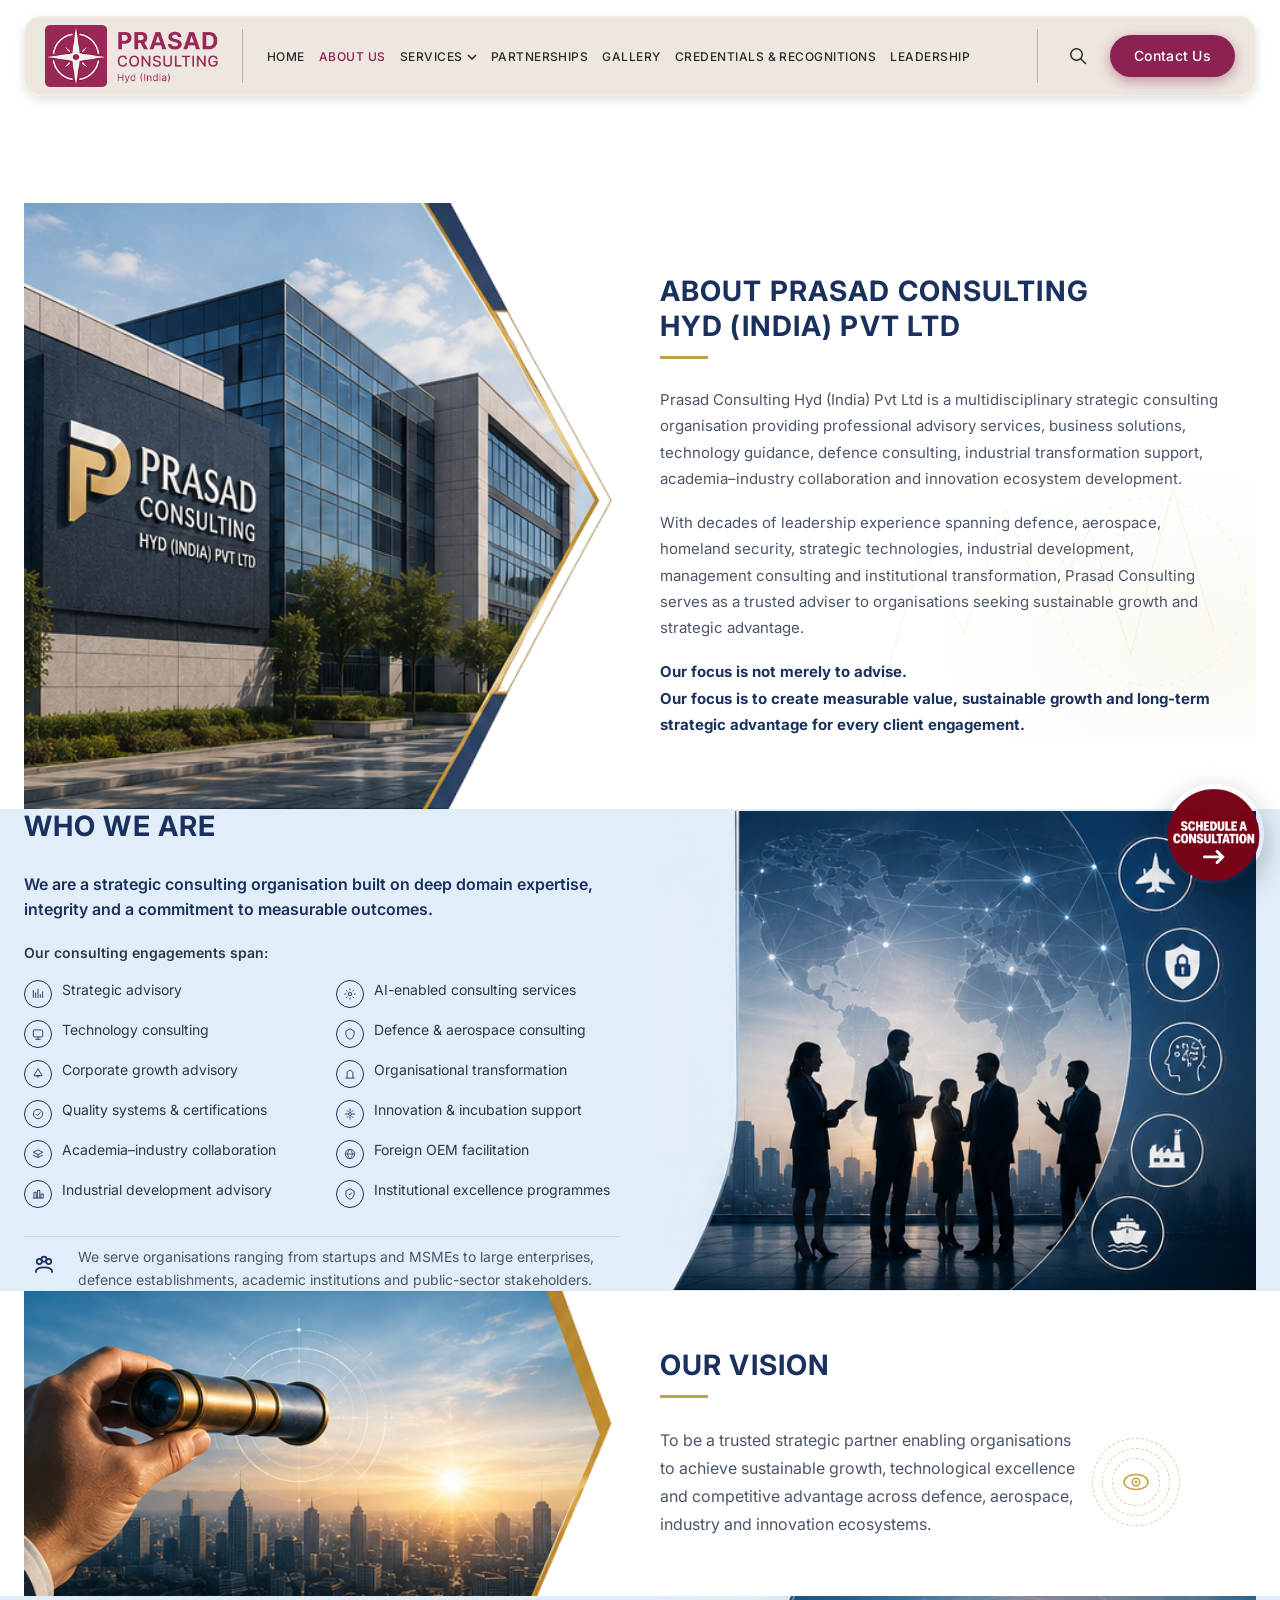
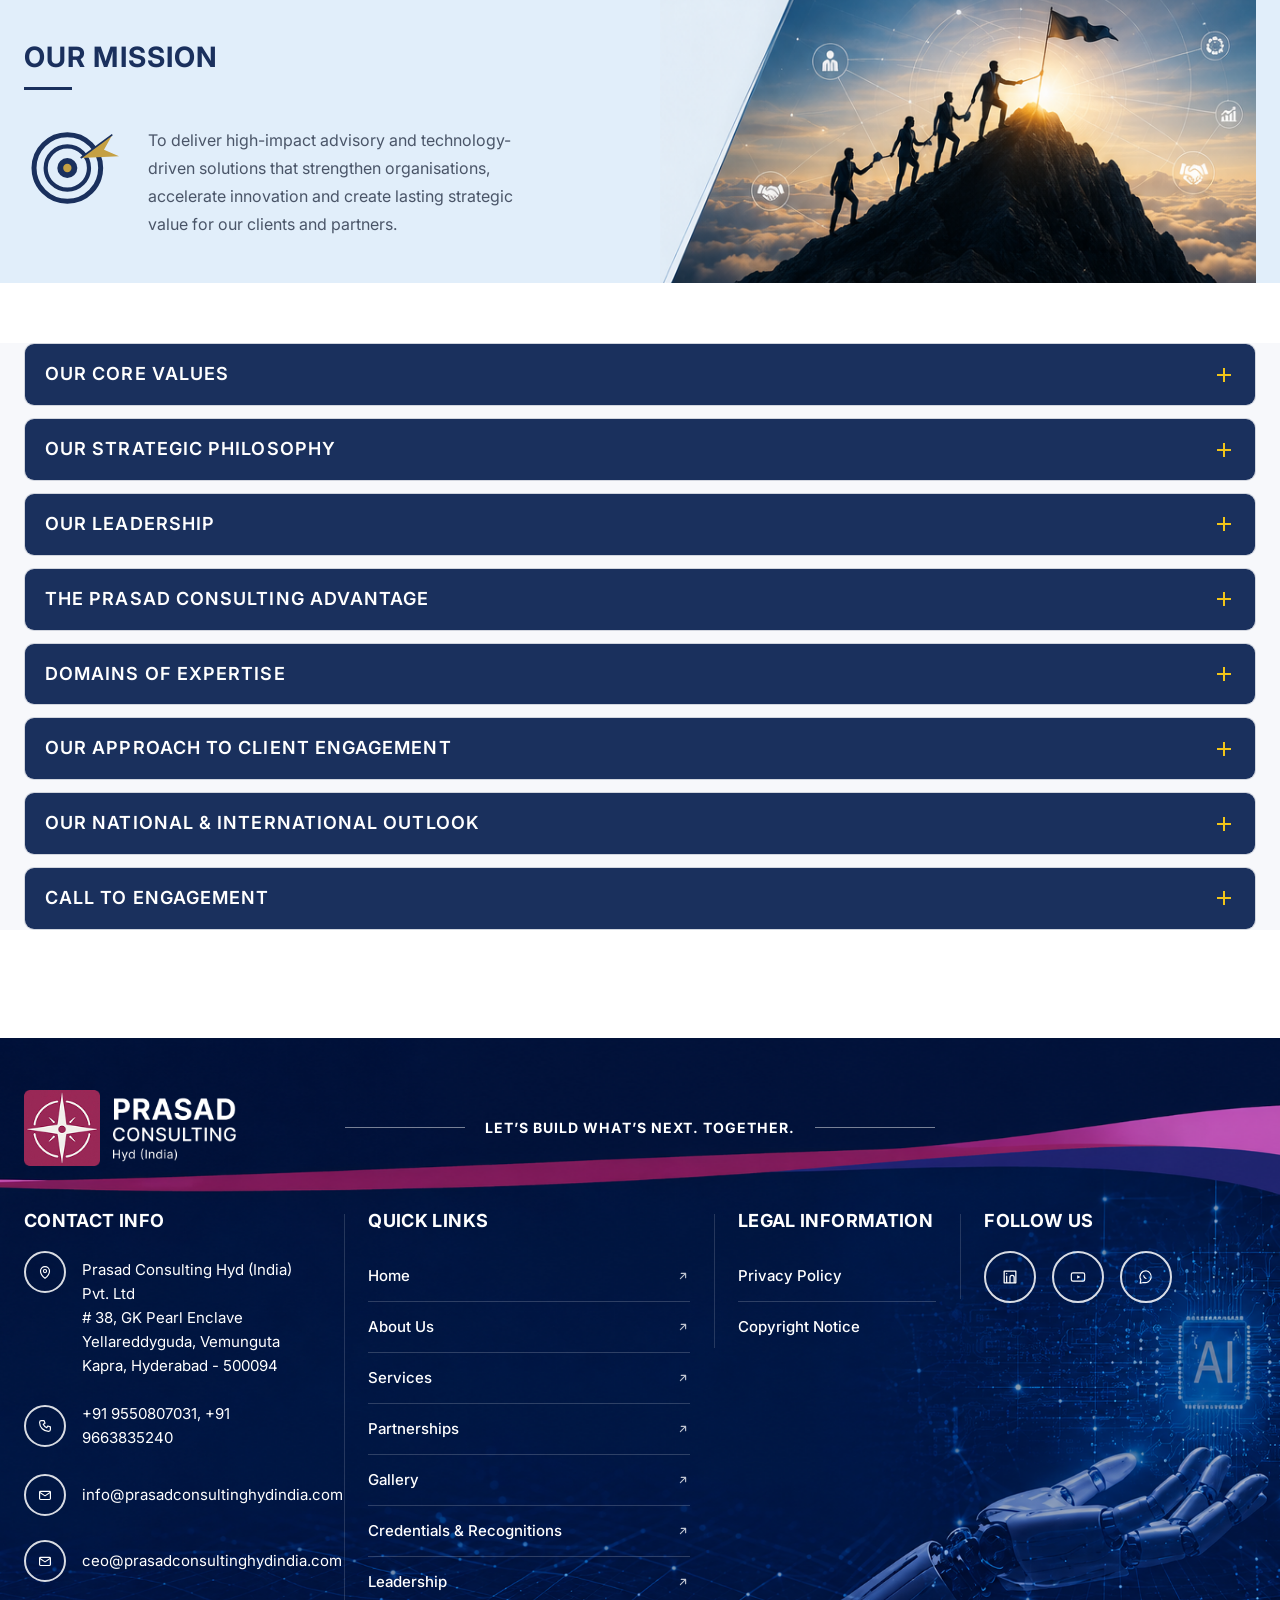
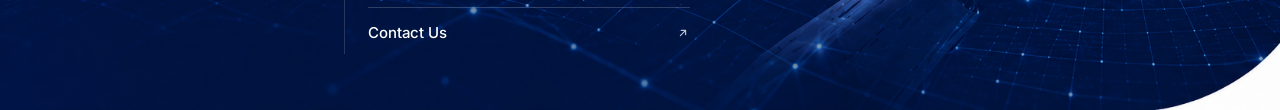
<file: about.html>
<!DOCTYPE html>
<html lang="en">
<head>
  <meta charset="UTF-8">
  <meta name="viewport" content="width=device-width, initial-scale=1.0">
  <meta name="description" content="About Prasad Consulting Hyd (India) Pvt Ltd — Who we are, our vision and mission">
  <title>About Us | Prasad Consulting</title>
  <link rel="icon" href="assets/fevicon.png" type="image/png">

  <link rel="preconnect" href="https://fonts.googleapis.com">
  <link rel="preconnect" href="https://fonts.gstatic.com" crossorigin>
  <link rel="preload" href="https://fonts.googleapis.com/css2?family=Inter:wght@400;500;600;700&display=swap" as="style" onload="this.onload=null;this.rel='stylesheet'">
  <noscript><link rel="stylesheet" href="https://fonts.googleapis.com/css2?family=Inter:wght@400;500;600;700&display=swap"></noscript>
  <link rel="preload" href="assets/images/about/aboutA.png" as="image" fetchpriority="high">
  <link rel="stylesheet" href="css/style.css">
  <link rel="stylesheet" href="css/header.css">
  <link rel="stylesheet" href="css/about.css">
  <link rel="stylesheet" href="css/footer.css">
</head>
<body>

  <div id="header"></div>

  <main class="page-content about-page">

    <!-- Section A — About (image left, text right) -->
    <section id="about-intro" class="about-section about-a fade-up" aria-labelledby="about-a-heading">
      <div class="container">
        <div class="about-grid about-grid--media-left">
          <div class="about-grid__media">
            <img src="assets/images/about/aboutA.png" alt="About Prasad Consulting" width="960" height="1200" loading="eager" decoding="async" fetchpriority="high">
          </div>
          <div class="about-grid__content">
            <header class="about-heading">
              <div class="about-heading__text">
                <h1 class="about-heading__title" id="about-a-heading">About Prasad Consulting<br>Hyd (India) Pvt Ltd</h1>
                <span class="about-heading__rule" aria-hidden="true"></span>
              </div>
            </header>
            <div class="about-a__body">
              <p>Prasad Consulting Hyd (India) Pvt Ltd is a multidisciplinary strategic consulting organisation providing professional advisory services, business solutions, technology guidance, defence consulting, industrial transformation support, academia&ndash;industry collaboration and innovation ecosystem development.</p>
              <p>With decades of leadership experience spanning defence, aerospace, homeland security, strategic technologies, industrial development, management consulting and institutional transformation, Prasad Consulting serves as a trusted adviser to organisations seeking sustainable growth and strategic advantage.</p>
              <p class="about-a__emphasis">
                <strong>Our focus is not merely to advise.</strong><br>
                <strong>Our focus is to create measurable value, sustainable growth and long-term strategic advantage for every client engagement.</strong>
              </p>
            </div>
          </div>
        </div>
      </div>
    </section>

    <!-- Section B — Who We Are (text left, image right) -->
    <section id="who-we-are" class="about-section about-b fade-up" aria-labelledby="about-b-heading">
      <div class="container">
        <div class="about-grid about-grid--media-right">
          <div class="about-grid__content">
            <header class="about-heading">
              <div class="about-heading__text">
                <h2 class="about-heading__title" id="about-b-heading">Who We Are</h2>
              </div>
            </header>
            <p class="about-b__lead">We are a strategic consulting organisation built on deep domain expertise, integrity and a commitment to measurable outcomes.</p>
            <p class="about-b__span-label">Our consulting engagements span:</p>
            <ul class="about-b__list">
              <li>
                <span class="about-b__icon" aria-hidden="true"><svg viewBox="0 0 24 24" fill="none"><path d="M4 18V6M8 18V10M12 18V4M16 18V13M20 18V8" stroke="currentColor" stroke-width="1.6" stroke-linecap="round"/></svg></span>
                Strategic advisory
              </li>
              <li>
                <span class="about-b__icon" aria-hidden="true"><svg viewBox="0 0 24 24" fill="none"><circle cx="12" cy="12" r="3" stroke="currentColor" stroke-width="1.5"/><path d="M12 3v2M12 19v2M3 12h2M19 12h2M5.6 5.6l1.4 1.4M17 17l1.4 1.4M5.6 18.4l1.4-1.4M17 7l1.4-1.4" stroke="currentColor" stroke-width="1.4" stroke-linecap="round"/></svg></span>
                AI-enabled consulting services
              </li>
              <li>
                <span class="about-b__icon" aria-hidden="true"><svg viewBox="0 0 24 24" fill="none"><rect x="4" y="5" width="16" height="12" rx="1.5" stroke="currentColor" stroke-width="1.5"/><path d="M8 21h8M12 17v4" stroke="currentColor" stroke-width="1.5" stroke-linecap="round"/></svg></span>
                Technology consulting
              </li>
              <li>
                <span class="about-b__icon" aria-hidden="true"><svg viewBox="0 0 24 24" fill="none"><path d="M12 3l7 4v5c0 4.2-3 7.8-7 9-4-1.2-7-4.8-7-9V7l7-4z" stroke="currentColor" stroke-width="1.5" stroke-linejoin="round"/></svg></span>
                Defence &amp; aerospace consulting
              </li>
              <li>
                <span class="about-b__icon" aria-hidden="true"><svg viewBox="0 0 24 24" fill="none"><path d="M12 3l7 12H5l7-12z" stroke="currentColor" stroke-width="1.5" stroke-linejoin="round"/><path d="M9.5 15h5M12 15v3" stroke="currentColor" stroke-width="1.5" stroke-linecap="round"/></svg></span>
                Corporate growth advisory
              </li>
              <li>
                <span class="about-b__icon" aria-hidden="true"><svg viewBox="0 0 24 24" fill="none"><path d="M4 19h16M7 19V9l5-4 5 4v10" stroke="currentColor" stroke-width="1.5" stroke-linejoin="round"/></svg></span>
                Organisational transformation
              </li>
              <li>
                <span class="about-b__icon" aria-hidden="true"><svg viewBox="0 0 24 24" fill="none"><circle cx="12" cy="12" r="8" stroke="currentColor" stroke-width="1.5"/><path d="M8.5 12.5l2.2 2.2L16 9.5" stroke="currentColor" stroke-width="1.5" stroke-linecap="round" stroke-linejoin="round"/></svg></span>
                Quality systems &amp; certifications
              </li>
              <li>
                <span class="about-b__icon" aria-hidden="true"><svg viewBox="0 0 24 24" fill="none"><path d="M12 3v4M9 8l-2-2M15 8l2-2M8 12H4M20 12h-4M9 16l-2 2M15 16l2 2M12 17v4" stroke="currentColor" stroke-width="1.5" stroke-linecap="round"/><circle cx="12" cy="12" r="2.5" stroke="currentColor" stroke-width="1.5"/></svg></span>
                Innovation &amp; incubation support
              </li>
              <li>
                <span class="about-b__icon" aria-hidden="true"><svg viewBox="0 0 24 24" fill="none"><path d="M4 9l8-4 8 4-8 4-8-4z" stroke="currentColor" stroke-width="1.5" stroke-linejoin="round"/><path d="M4 14l8 4 8-4M12 13v5" stroke="currentColor" stroke-width="1.5" stroke-linecap="round" stroke-linejoin="round"/></svg></span>
                Academia&ndash;industry collaboration
              </li>
              <li>
                <span class="about-b__icon" aria-hidden="true"><svg viewBox="0 0 24 24" fill="none"><circle cx="12" cy="12" r="8" stroke="currentColor" stroke-width="1.5"/><path d="M4 12h16M12 4c2.5 2.2 4 5.2 4 8s-1.5 5.8-4 8M12 4c-2.5 2.2-4 5.2-4 8s1.5 5.8 4 8" stroke="currentColor" stroke-width="1.3"/></svg></span>
                Foreign OEM facilitation
              </li>
              <li>
                <span class="about-b__icon" aria-hidden="true"><svg viewBox="0 0 24 24" fill="none"><path d="M3 19h18M5 19V9h4v10M11 19V6h4v13M17 19v-7h4v7" stroke="currentColor" stroke-width="1.5" stroke-linejoin="round"/></svg></span>
                Industrial development advisory
              </li>
              <li>
                <span class="about-b__icon" aria-hidden="true"><svg viewBox="0 0 24 24" fill="none"><path d="M12 3l7 4v5c0 4.2-3 7.8-7 9-4-1.2-7-4.8-7-9V7l7-4z" stroke="currentColor" stroke-width="1.5"/><path d="M10 12l1.5 1.5L14.5 10" stroke="currentColor" stroke-width="1.5" stroke-linecap="round" stroke-linejoin="round"/></svg></span>
                Institutional excellence programmes
              </li>
            </ul>
            <div class="about-b__footer">
              <span class="about-b__footer-icon" aria-hidden="true">
                <svg viewBox="0 0 24 24" fill="none"><circle cx="8" cy="9" r="2.2" stroke="currentColor" stroke-width="1.5"/><circle cx="16" cy="9" r="2.2" stroke="currentColor" stroke-width="1.5"/><circle cx="12" cy="7" r="2.2" stroke="currentColor" stroke-width="1.5"/><path d="M5 18c0-2.8 2.7-4 7-4s7 1.2 7 4" stroke="currentColor" stroke-width="1.5" stroke-linecap="round"/></svg>
              </span>
              <p>We serve organisations ranging from startups and MSMEs to large enterprises, defence establishments, academic institutions and public-sector stakeholders.</p>
            </div>
          </div>
          <div class="about-grid__media">
            <img src="assets/images/about/aboutB.png" alt="Who we are at Prasad Consulting" width="960" height="1200" loading="lazy" decoding="async">
          </div>
        </div>
      </div>
    </section>

    <!-- Section C — Vision (image left, text right) -->
    <section id="vision" class="about-section about-c fade-up" aria-labelledby="about-c-heading">
      <div class="container">
        <div class="about-grid about-grid--media-left">
          <div class="about-grid__media">
            <img src="assets/images/about/aboutC.png" alt="Our vision" width="960" height="1200" loading="lazy" decoding="async">
          </div>
          <div class="about-grid__content">
            <header class="about-heading">
              <div class="about-heading__text">
                <h2 class="about-heading__title" id="about-c-heading">Our Vision</h2>
                <span class="about-heading__rule" aria-hidden="true"></span>
              </div>
            </header>
            <div class="about-c__body">
              <p>To be a trusted strategic partner enabling organisations to achieve sustainable growth, technological excellence and competitive advantage across defence, aerospace, industry and innovation ecosystems.</p>
              <div class="about-c__ornament" aria-hidden="true">
                <span class="about-c__ring"></span>
                <span class="about-c__ring"></span>
                <span class="about-c__ring"></span>
                <svg class="about-c__eye" viewBox="0 0 48 48" fill="none">
                  <ellipse cx="24" cy="24" rx="16" ry="10" stroke="currentColor" stroke-width="2"/>
                  <circle cx="24" cy="24" r="5" stroke="currentColor" stroke-width="2"/>
                  <circle cx="24" cy="24" r="2" fill="currentColor"/>
                </svg>
              </div>
            </div>
          </div>
        </div>
      </div>
    </section>

    <!-- Section D — Mission (text left, image right) -->
    <section id="mission" class="about-section about-d fade-up" aria-labelledby="about-d-heading">
      <div class="container">
        <div class="about-grid about-grid--media-right">
          <div class="about-grid__content">
            <header class="about-heading">
              <div class="about-heading__text">
                <h2 class="about-heading__title" id="about-d-heading">Our Mission</h2>
                <span class="about-heading__rule" aria-hidden="true"></span>
              </div>
            </header>
            <div class="about-d__body">
              <div class="about-d__target" aria-hidden="true">
                <svg viewBox="0 0 120 120" fill="none">
                  <circle cx="52" cy="60" r="40" stroke="#1a305d" stroke-width="6"/>
                  <circle cx="52" cy="60" r="26" stroke="#1a305d" stroke-width="5"/>
                  <circle cx="52" cy="60" r="12" fill="#1a305d"/>
                  <circle cx="52" cy="60" r="5" fill="#c5a043"/>
                  <path d="M68 48l38-28-10 18 18 8-46 2z" fill="#c5a043"/>
                  <path d="M68 48l38-28" stroke="#1a305d" stroke-width="2"/>
                </svg>
              </div>
              <p>To deliver high-impact advisory and technology-driven solutions that strengthen organisations, accelerate innovation and create lasting strategic value for our clients and partners.</p>
            </div>
          </div>
          <div class="about-grid__media">
            <img src="assets/images/about/aboutD.png" alt="Our mission" width="960" height="1200" loading="lazy" decoding="async">
          </div>
        </div>
      </div>
    </section>

    <!-- Accordion sections E–L -->
    <section class="about-acc" aria-label="About Prasad Consulting details">
      <div class="container about-acc__container">

        <!-- E. Our Core Values -->
        <div class="about-acc__item" id="core-values">
          <button type="button" class="about-acc__trigger" aria-expanded="false" aria-controls="acc-panel-e">
            <span class="about-acc__title">Our Core Values</span>
            <span class="about-acc__icon" aria-hidden="true"></span>
          </button>
          <div class="about-acc__panel" id="acc-panel-e" role="region" hidden>
            <div class="about-acc__panel-inner">
              <div class="about-values">
                <article class="about-values__item">
                  <span class="about-values__icon" aria-hidden="true">
                    <img src="assets/images/about/Value1.svg" alt="" width="90" height="90" loading="lazy" decoding="async">
                  </span>
                  <h3 class="about-values__name">Professional Integrity</h3>
                  <p class="about-values__text">Maintaining the highest standards of ethics, transparency and accountability.</p>
                </article>
                <article class="about-values__item">
                  <span class="about-values__icon" aria-hidden="true">
                    <img src="assets/images/about/Value2.svg" alt="" width="90" height="90" loading="lazy" decoding="async">
                  </span>
                  <h3 class="about-values__name">Strategic Thinking</h3>
                  <p class="about-values__text">Viewing challenges through long-term perspectives and sustainable solutions.</p>
                </article>
                <article class="about-values__item">
                  <span class="about-values__icon" aria-hidden="true">
                    <img src="assets/images/about/Value3.svg" alt="" width="90" height="90" loading="lazy" decoding="async">
                  </span>
                  <h3 class="about-values__name">Excellence</h3>
                  <p class="about-values__text">Striving continuously for superior outcomes and professional quality.</p>
                </article>
                <article class="about-values__item">
                  <span class="about-values__icon" aria-hidden="true">
                    <img src="assets/images/about/Value4.svg" alt="" width="90" height="90" loading="lazy" decoding="async">
                  </span>
                  <h3 class="about-values__name">Innovation</h3>
                  <p class="about-values__text">Promoting creativity, technology adoption and transformative thinking.</p>
                </article>
                <article class="about-values__item">
                  <span class="about-values__icon" aria-hidden="true">
                    <img src="assets/images/about/Value5.svg" alt="" width="90" height="90" loading="lazy" decoding="async">
                  </span>
                  <h3 class="about-values__name">Collaboration</h3>
                  <p class="about-values__text">Building meaningful partnerships and collaborative ecosystems.</p>
                </article>
                <article class="about-values__item">
                  <span class="about-values__icon" aria-hidden="true">
                    <img src="assets/images/about/Value6.svg" alt="" width="90" height="90" loading="lazy" decoding="async">
                  </span>
                  <h3 class="about-values__name">National Development</h3>
                  <p class="about-values__text">Supporting initiatives that contribute to industrial growth, technology advancement and national capability enhancement.</p>
                </article>
              </div>
            </div>
          </div>
        </div>

        <!-- F. Our Strategic Philosophy -->
        <div class="about-acc__item" id="philosophy">
          <button type="button" class="about-acc__trigger" aria-expanded="false" aria-controls="acc-panel-f">
            <span class="about-acc__title">Our Strategic Philosophy</span>
            <span class="about-acc__icon" aria-hidden="true"></span>
          </button>
          <div class="about-acc__panel" id="acc-panel-f" role="region" hidden>
            <div class="about-acc__panel-inner">
              <div class="about-philo">
                <div class="about-philo__grid">
                  <div class="about-philo__intro">
                    <p>We believe that sustainable success is achieved when strategic vision, technology, innovation, operational excellence and human capability work together in harmony.</p>
                    <p>Our consulting philosophy is founded upon five pillars:</p>
                  </div>
                  <div class="about-philo__main">
                    <div class="about-philo__pillars">
                      <article class="about-philo__pillar">
                        <span class="about-philo__icon" aria-hidden="true">
                          <img src="assets/images/about/Strategic1.svg" alt="" width="90" height="90" loading="lazy" decoding="async">
                        </span>
                        <p class="about-philo__label">Pillar-1 Strategic Clarity</p>
                      </article>
                      <article class="about-philo__pillar">
                        <span class="about-philo__icon" aria-hidden="true">
                          <img src="assets/images/about/Strategic2.svg" alt="" width="90" height="90" loading="lazy" decoding="async">
                        </span>
                        <p class="about-philo__label">Pillar-2 Technology Leadership</p>
                      </article>
                      <article class="about-philo__pillar">
                        <span class="about-philo__icon" aria-hidden="true">
                          <img src="assets/images/about/Strategic3.svg" alt="" width="90" height="90" loading="lazy" decoding="async">
                        </span>
                        <p class="about-philo__label">Pillar-3 AI-Enabled Decision Support</p>
                      </article>
                      <article class="about-philo__pillar">
                        <span class="about-philo__icon" aria-hidden="true">
                          <img src="assets/images/about/Strategic4.svg" alt="" width="90" height="90" loading="lazy" decoding="async">
                        </span>
                        <p class="about-philo__label">Pillar-4 Collaborative Ecosystems</p>
                      </article>
                      <article class="about-philo__pillar">
                        <span class="about-philo__icon" aria-hidden="true">
                          <img src="assets/images/about/Strategic5.svg" alt="" width="90" height="90" loading="lazy" decoding="async">
                        </span>
                        <p class="about-philo__label">Pillar-5 Execution Excellence</p>
                      </article>
                    </div>
                    <p class="about-philo__foot">Every engagement undertaken by Prasad Consulting is guided by these principles.</p>
                  </div>
                </div>
              </div>
            </div>
          </div>
        </div>

        <!-- G. Our Leadership -->
        <div class="about-acc__item" id="leadership">
          <button type="button" class="about-acc__trigger" aria-expanded="false" aria-controls="acc-panel-g">
            <span class="about-acc__title">Our Leadership</span>
            <span class="about-acc__icon" aria-hidden="true"></span>
          </button>
          <div class="about-acc__panel" id="acc-panel-g" role="region" hidden>
            <div class="about-acc__panel-inner">
              <div class="about-leaders">
                <article class="about-leader">
                  <div class="about-leader__top">
                    <div class="about-leader__photo">
                      <img src="assets/images/Prasad.png" alt="Commander Prasad YVV" width="160" height="160" loading="lazy" decoding="async">
                    </div>
                    <div class="about-leader__header">
                      <h3 class="about-leader__name">Commander Prasad YVV</h3>
                      <p class="about-leader__role">Founder &amp; Managing Director, Principal Strategic Defence Adviser and Expert-Master Consultant</p>
                      <p class="about-leader__tags">Strategic Adviser | Defence Technologist | Industry Transformation Specialist | Academia-Industry Evangelist</p>
                    </div>
                  </div>
                  <div class="about-leader__body">
                    <p class="about-leader__label">Professional Highlights:</p>
                    <ul class="about-leader__list">
                      <li>More than four decades of distinguished professional experience</li>
                      <li>Senior leadership positions across defence and industry</li>
                      <li>Strategic advisory engagements across multiple sectors</li>
                      <li>Extensive expertise in defence, aerospace and homeland security</li>
                      <li>Specialist in surveillance, security and technology systems</li>
                      <li>Thought leader in innovation, incubation and institutional transformation</li>
                      <li>Recognised contributor to industry, academia and national capability development</li>
                    </ul>
                  </div>
                </article>
                <article class="about-leader">
                  <div class="about-leader__top">
                    <div class="about-leader__photo">
                      <img src="assets/images/Anitha.png" alt="Venkat Anitha K" width="160" height="160" loading="lazy" decoding="async">
                    </div>
                    <div class="about-leader__header">
                      <h3 class="about-leader__name">Venkat Anitha K</h3>
                      <p class="about-leader__role">Director (Finance, Administration &amp; Coordination)</p>
                      <p class="about-leader__tags">Chartered Accountant | Financial Analyst | Strategic Business Professional</p>
                    </div>
                  </div>
                  <div class="about-leader__body">
                    <p class="about-leader__label">Professional Highlights:</p>
                    <ul class="about-leader__list">
                      <li>Financial and business advisory expertise</li>
                      <li>Corporate governance and compliance experience</li>
                      <li>Strategic planning and project support</li>
                      <li>Outreach programme coordination</li>
                      <li>Industry engagement and consulting support</li>
                    </ul>
                  </div>
                </article>
              </div>
            </div>
          </div>
        </div>

        <!-- H. The Prasad Consulting Advantage -->
        <div class="about-acc__item" id="advantage">
          <button type="button" class="about-acc__trigger" aria-expanded="false" aria-controls="acc-panel-h">
            <span class="about-acc__title">The Prasad Consulting Advantage</span>
            <span class="about-acc__icon" aria-hidden="true"></span>
          </button>
          <div class="about-acc__panel" id="acc-panel-h" role="region" hidden>
            <div class="about-acc__panel-inner">
              <ul class="about-adv">
                <li>Defence and civilian domain convergence</li>
                <li>AI-enabled consulting methodologies</li>
                <li>Strategic and technical expertise under one roof</li>
                <li>Deep industrial and institutional understanding</li>
                <li>Strong academia–industry interface</li>
                <li>Proven leadership across multiple sectors</li>
                <li>Focus on measurable outcomes and execution</li>
                <li>National and international collaborative outlook</li>
                <li>Integrity-driven professional practice</li>
              </ul>
            </div>
          </div>
        </div>

        <!-- I. Domains of Expertise -->
        <div class="about-acc__item" id="domains">
          <button type="button" class="about-acc__trigger" aria-expanded="false" aria-controls="acc-panel-i">
            <span class="about-acc__title">Domains of Expertise</span>
            <span class="about-acc__icon" aria-hidden="true"></span>
          </button>
          <div class="about-acc__panel" id="acc-panel-i" role="region" hidden>
            <div class="about-acc__panel-inner">
              <div class="about-domains">
                <div class="about-domains__visual">
                  <img src="assets/images/about/Domains.png" alt="Domains of expertise" width="440" height="440" loading="lazy" decoding="async">
                </div>
                <ul class="about-domains__col">
                  <li style="--dot:#b8860b">Strategic Business Advisory</li>
                  <li style="--dot:#2e1f54">Defence &amp; Aerospace</li>
                  <li style="--dot:#2f6fed">Homeland Security</li>
                  <li style="--dot:#6b7c32">Surveillance &amp; Security</li>
                  <li style="--dot:#5b2d8e">Cyber Security</li>
                </ul>
                <ul class="about-domains__col">
                  <li style="--dot:#1e88e5">Artificial Intelligence</li>
                  <li style="--dot:#00897b">Technology Innovation</li>
                  <li style="--dot:#c0ca33">Corporate Transformation</li>
                  <li style="--dot:#f9a825">Industrial Growth</li>
                  <li style="--dot:#ef6c00">Quality Systems</li>
                </ul>
                <ul class="about-domains__col">
                  <li style="--dot:#00838f">Technology Transfer</li>
                  <li style="--dot:#7cb342">Academia&mdash;Industry Interface</li>
                  <li style="--dot:#1a305d">Maritime &amp; Shipbuilding Infrastructure</li>
                  <li style="--dot:#d84315">International Business Development</li>
                </ul>
              </div>
            </div>
          </div>
        </div>

        <!-- J. Our Approach to Client Engagement -->
        <div class="about-acc__item" id="approach">
          <button type="button" class="about-acc__trigger" aria-expanded="false" aria-controls="acc-panel-j">
            <span class="about-acc__title">Our Approach to Client Engagement</span>
            <span class="about-acc__icon" aria-hidden="true"></span>
          </button>
          <div class="about-acc__panel" id="acc-panel-j" role="region" hidden>
            <div class="about-acc__panel-inner">
              <ol class="about-steps">
                <li class="about-steps__item">
                  <span class="about-steps__icon" aria-hidden="true">
                    <img src="assets/images/about/Approach1.svg" alt="" width="80" height="80" loading="lazy" decoding="async">
                  </span>
                  <span class="about-steps__num">Step-1</span>
                  <span class="about-steps__name">Understand</span>
                </li>
                <li class="about-steps__item">
                  <span class="about-steps__icon" aria-hidden="true">
                    <img src="assets/images/about/Approach2.svg" alt="" width="80" height="80" loading="lazy" decoding="async">
                  </span>
                  <span class="about-steps__num">Step-2</span>
                  <span class="about-steps__name">Analyse</span>
                </li>
                <li class="about-steps__item">
                  <span class="about-steps__icon" aria-hidden="true">
                    <img src="assets/images/about/Approach3.svg" alt="" width="80" height="80" loading="lazy" decoding="async">
                  </span>
                  <span class="about-steps__num">Step-3</span>
                  <span class="about-steps__name">Strategise</span>
                </li>
                <li class="about-steps__item">
                  <span class="about-steps__icon" aria-hidden="true">
                    <img src="assets/images/about/Approach4.svg" alt="" width="80" height="80" loading="lazy" decoding="async">
                  </span>
                  <span class="about-steps__num">Step-4</span>
                  <span class="about-steps__name">Plan</span>
                </li>
                <li class="about-steps__item">
                  <span class="about-steps__icon" aria-hidden="true">
                    <img src="assets/images/about/Approach5.svg" alt="" width="80" height="80" loading="lazy" decoding="async">
                  </span>
                  <span class="about-steps__num">Step-5</span>
                  <span class="about-steps__name">Enable</span>
                </li>
                <li class="about-steps__item">
                  <span class="about-steps__icon" aria-hidden="true">
                    <img src="assets/images/about/Approach6.svg" alt="" width="80" height="80" loading="lazy" decoding="async">
                  </span>
                  <span class="about-steps__num">Step-6</span>
                  <span class="about-steps__name">Transform</span>
                </li>
                <li class="about-steps__item">
                  <span class="about-steps__icon" aria-hidden="true">
                    <img src="assets/images/about/Approach7.svg" alt="" width="80" height="80" loading="lazy" decoding="async">
                  </span>
                  <span class="about-steps__num">Step-7</span>
                  <span class="about-steps__name">Sustain</span>
                </li>
              </ol>
              <p class="about-steps__foot">Our engagement model ensures that every client receives solutions that are practical, measurable, scalable and aligned with long-term objectives.</p>
            </div>
          </div>
        </div>

        <!-- K. Our National & International Outlook -->
        <div class="about-acc__item" id="outlook">
          <button type="button" class="about-acc__trigger" aria-expanded="false" aria-controls="acc-panel-k">
            <span class="about-acc__title">Our National &amp; International Outlook</span>
            <span class="about-acc__icon" aria-hidden="true"></span>
          </button>
          <div class="about-acc__panel" id="acc-panel-k" role="region" hidden>
            <div class="about-acc__panel-inner">
              <div class="about-outlook">
                <div class="about-outlook__map">
                  <img src="assets/images/about/outlook.png" alt="National and international outlook map" width="640" height="480" loading="lazy" decoding="async">
                </div>
                <div class="about-outlook__copy">
                  <article class="about-outlook__block">
                    <span class="about-outlook__icon" aria-hidden="true">
                      <svg viewBox="0 0 56 56" fill="none">
                        <circle cx="28" cy="28" r="27" fill="#201769"/>
                        <path d="M16 36V22l6-4 6 4v14H16z" stroke="#fff" stroke-width="1.6" stroke-linejoin="round"/>
                        <path d="M22 36V28h4v8M18 26h8M18 30h4" stroke="#fff" stroke-width="1.4" stroke-linecap="round"/>
                        <path d="M30 36V20l8-5 8 5v16H30z" stroke="#fff" stroke-width="1.6" stroke-linejoin="round"/>
                        <path d="M36 36v-8h4v8M34 24h8M34 28h5" stroke="#fff" stroke-width="1.4" stroke-linecap="round"/>
                      </svg>
                    </span>
                    <p>Prasad Consulting actively promotes collaboration among industries, academic institutions, research organisations, startups, defence establishments and international technology providers.</p>
                  </article>
                  <article class="about-outlook__block">
                    <span class="about-outlook__icon" aria-hidden="true">
                      <svg viewBox="0 0 56 56" fill="none">
                        <circle cx="28" cy="28" r="27" fill="#201769"/>
                        <circle cx="20" cy="20" r="4" stroke="#fff" stroke-width="1.6"/>
                        <circle cx="36" cy="20" r="4" stroke="#fff" stroke-width="1.6"/>
                        <circle cx="28" cy="34" r="4" stroke="#fff" stroke-width="1.6"/>
                        <path d="M23.5 22.5l8 0M22 23.5l4.5 7M34 23.5l-4.5 7" stroke="#fff" stroke-width="1.5" stroke-linecap="round"/>
                      </svg>
                    </span>
                    <p>Our objective is to create bridges between innovation and implementation, between research and commercialisation, and between global technologies and Indian opportunities.</p>
                  </article>
                </div>
              </div>
            </div>
          </div>
        </div>

        <!-- L. Call to Engagement -->
        <div class="about-acc__item" id="engage">
          <button type="button" class="about-acc__trigger" aria-expanded="false" aria-controls="acc-panel-l">
            <span class="about-acc__title">Call to Engagement</span>
            <span class="about-acc__icon" aria-hidden="true"></span>
          </button>
          <div class="about-acc__panel" id="acc-panel-l" role="region" hidden>
            <div class="about-acc__panel-inner">
              <div class="about-cta">
                <div class="about-cta__media">
                  <img src="assets/images/about/about-cta__media.png" alt="" width="800" height="560" loading="lazy" decoding="async">
                </div>
                <div class="about-cta__box">
                  <h3 class="about-cta__title">Let Us Partner in Your Strategic Journey.</h3>
                  <p class="about-cta__text">Whether you seek growth, transformation, technology leadership, defence expertise or institutional excellence — our team stands ready to support your journey.</p>
                  <a href="contact.html" class="about-cta__btn">Connect With Us <span aria-hidden="true">&rarr;</span></a>
                </div>
              </div>
            </div>
          </div>
        </div>

      </div>
    </section>

  </main>

  <div id="footer"></div>

  <script src="js/include.js" defer></script>
  <script src="js/main.js" defer></script>
  <script src="js/about.js" defer></script>
</body>
</html>
</file>
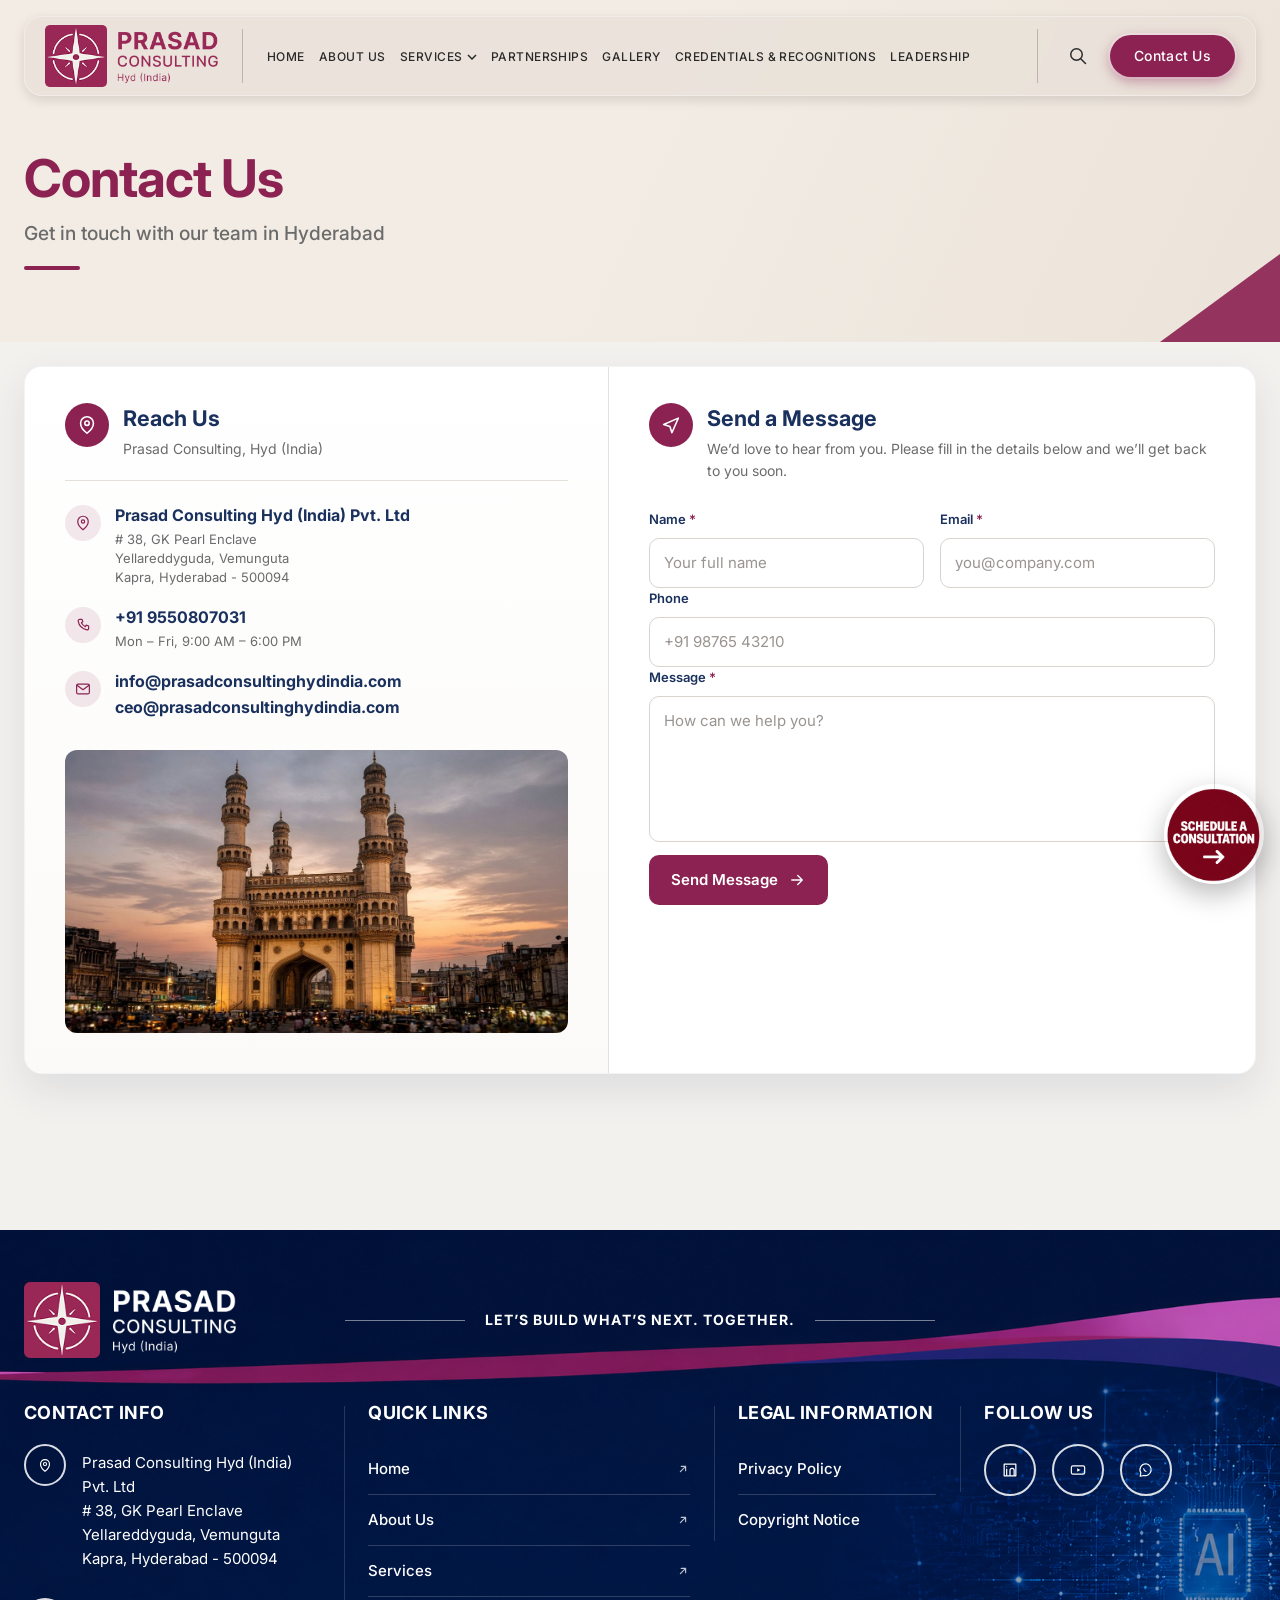
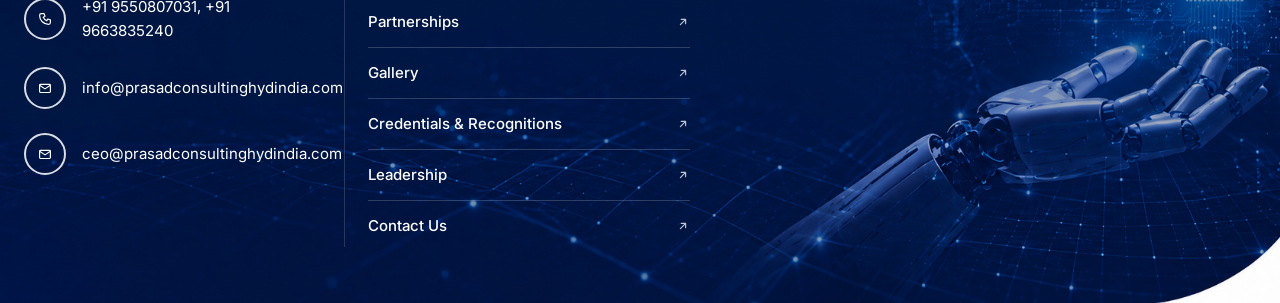
<file: contact.html>
<!DOCTYPE html>
<html lang="en">
<head>
  <meta charset="UTF-8">
  <meta name="viewport" content="width=device-width, initial-scale=1.0">
  <meta name="referrer" content="unsafe-url">
  <meta name="description" content="Contact Prasad Consulting — Hyderabad, India">
  <title>Contact Us | Prasad Consulting</title>
  <link rel="icon" href="assets/fevicon.png" type="image/png">

  <link rel="preconnect" href="https://fonts.googleapis.com">
  <link rel="preconnect" href="https://fonts.gstatic.com" crossorigin>
  <link rel="preload" href="https://fonts.googleapis.com/css2?family=Inter:wght@400;500;600;700&display=swap" as="style" onload="this.onload=null;this.rel='stylesheet'">
  <noscript><link rel="stylesheet" href="https://fonts.googleapis.com/css2?family=Inter:wght@400;500;600;700&display=swap"></noscript>
  <link rel="stylesheet" href="css/style.css">
  <link rel="stylesheet" href="css/header.css">
  <link rel="stylesheet" href="css/contact.css">
  <link rel="stylesheet" href="css/footer.css">
</head>
<body>

  <div id="header"></div>

  <main class="page-content contact-page">

    <section class="contact-hero fade-up" aria-labelledby="contact-heading">
      <div class="container contact-hero__inner">
        <h1 class="contact-hero__title" id="contact-heading">Contact Us</h1>
        <p class="contact-hero__subtitle">Get in touch with our team in Hyderabad</p>
        <span class="contact-hero__rule" aria-hidden="true"></span>
      </div>
    </section>

    <section class="contact-main fade-up" aria-label="Contact details and form">
      <div class="container">
        <div class="contact-shell">

          <aside class="contact-reach" aria-labelledby="reach-heading">
            <header class="contact-block__head">
              <span class="contact-block__icon" aria-hidden="true">
                <svg viewBox="0 0 24 24" fill="none"><path d="M12 21s7-5.4 7-11a7 7 0 10-14 0c0 5.6 7 11 7 11z" stroke="currentColor" stroke-width="1.7"/><circle cx="12" cy="10" r="2.4" stroke="currentColor" stroke-width="1.7"/></svg>
              </span>
              <div>
                <h2 class="contact-block__title" id="reach-heading">Reach Us</h2>
                <p class="contact-block__lead">Prasad Consulting, Hyd (India)</p>
              </div>
            </header>

            <ul class="contact-list">
              <li class="contact-list__item">
                <span class="contact-list__icon" aria-hidden="true">
                  <svg viewBox="0 0 24 24" fill="none"><path d="M12 21s7-5.4 7-11a7 7 0 10-14 0c0 5.6 7 11 7 11z" stroke="currentColor" stroke-width="1.6"/><circle cx="12" cy="10" r="2.2" stroke="currentColor" stroke-width="1.6"/></svg>
                </span>
                <div>
                  <p class="contact-list__primary">Prasad Consulting Hyd (India) Pvt. Ltd</p>
                  <p class="contact-list__meta"># 38, GK Pearl Enclave<br>Yellareddyguda, Vemunguta<br>Kapra, Hyderabad - 500094</p>
                </div>
              </li>
              <li class="contact-list__item">
                <span class="contact-list__icon" aria-hidden="true">
                  <svg viewBox="0 0 24 24" fill="none"><path d="M7.5 4.5h3.2l1.1 3.2-2 1.2a12.5 12.5 0 005.3 5.3l1.2-2 3.2 1.1v3.2a2 2 0 01-2.1 2A14.5 14.5 0 015.5 6.6a2 2 0 012-2.1z" stroke="currentColor" stroke-width="1.6" stroke-linejoin="round"/></svg>
                </span>
                <div>
                  <a class="contact-list__primary" href="tel:+919550807031">+91 9550807031</a>
                  <p class="contact-list__meta">Mon – Fri, 9:00 AM – 6:00 PM</p>
                </div>
              </li>
              <li class="contact-list__item">
                <span class="contact-list__icon" aria-hidden="true">
                  <svg viewBox="0 0 24 24" fill="none"><rect x="3.5" y="5.5" width="17" height="13" rx="2" stroke="currentColor" stroke-width="1.6"/><path d="M4 7l8 6 8-6" stroke="currentColor" stroke-width="1.6" stroke-linecap="round" stroke-linejoin="round"/></svg>
                </span>
                <div>
                  <a class="contact-list__primary" href="mailto:info@prasadconsultinghydindia.com">info@prasadconsultinghydindia.com</a>
                  <a class="contact-list__primary" href="mailto:ceo@prasadconsultinghydindia.com">ceo@prasadconsultinghydindia.com</a>
                </div>
              </li>
            </ul>

            <figure class="contact-reach__media">
              <img
                src="assets/images/contact/hyderabad-charminar.jpg"
                alt="Charminar landmark in Hyderabad"
                width="960"
                height="540"
                loading="lazy"
                decoding="async"
              >
            </figure>
          </aside>

          <div class="contact-form-card" aria-labelledby="message-heading">
            <header class="contact-block__head">
              <span class="contact-block__icon" aria-hidden="true">
                <svg viewBox="0 0 24 24" fill="none"><path d="M4 11.5l16-7-7 16-2.2-6.8L4 11.5z" stroke="currentColor" stroke-width="1.7" stroke-linejoin="round"/></svg>
              </span>
              <div>
                <h2 class="contact-block__title" id="message-heading">Send a Message</h2>
                <p class="contact-block__lead">We’d love to hear from you. Please fill in the details below and we’ll get back to you soon.</p>
              </div>
            </header>

            <form class="contact-form" id="contact-form" action="https://formsubmit.co/info@prasadconsultinghydindia.com" method="post">
              <div class="contact-form__fields">
                <p class="contact-form__honey">
                  <label for="contact-company">Company</label>
                  <input type="text" id="contact-company" name="_honey" tabindex="-1" autocomplete="off">
                </p>
                <div class="contact-form__row">
                  <div class="contact-field">
                    <label for="name">Name <span aria-hidden="true">*</span></label>
                    <input type="text" id="name" name="name" placeholder="Your full name" required autocomplete="name">
                  </div>
                  <div class="contact-field">
                    <label for="email">Email <span aria-hidden="true">*</span></label>
                    <input type="email" id="email" name="email" placeholder="you@company.com" required autocomplete="email">
                  </div>
                </div>

                <div class="contact-field">
                  <label for="phone">Phone</label>
                  <input type="tel" id="phone" name="phone" placeholder="+91 98765 43210" autocomplete="tel">
                </div>

                <div class="contact-field">
                  <label for="message">Message <span aria-hidden="true">*</span></label>
                  <textarea id="message" name="message" rows="5" placeholder="How can we help you?" required></textarea>
                </div>

                <p class="contact-form__status" id="contact-form-status" role="alert" hidden></p>

                <button type="submit" class="contact-form__submit">
                  Send Message
                  <svg viewBox="0 0 24 24" fill="none" aria-hidden="true"><path d="M5 12h14M13 6l6 6-6 6" stroke="currentColor" stroke-width="1.8" stroke-linecap="round" stroke-linejoin="round"/></svg>
                </button>
              </div>

              <div class="contact-form__success" id="contact-form-success" hidden>
                <p class="contact-form__success-title">Message sent</p>
                <p id="contact-form-success-text">Thank you. Your message has been delivered. We’ll get back to you soon.</p>
                <button type="button" class="contact-form__again" id="contact-form-again">Send another message</button>
              </div>
            </form>
          </div>

        </div>
      </div>
    </section>

  </main>

  <div id="footer"></div>

  <script src="js/include.js" defer></script>
  <script src="js/main.js" defer></script>
  <script src="js/contact.js" defer></script>
</body>
</html>
</file>
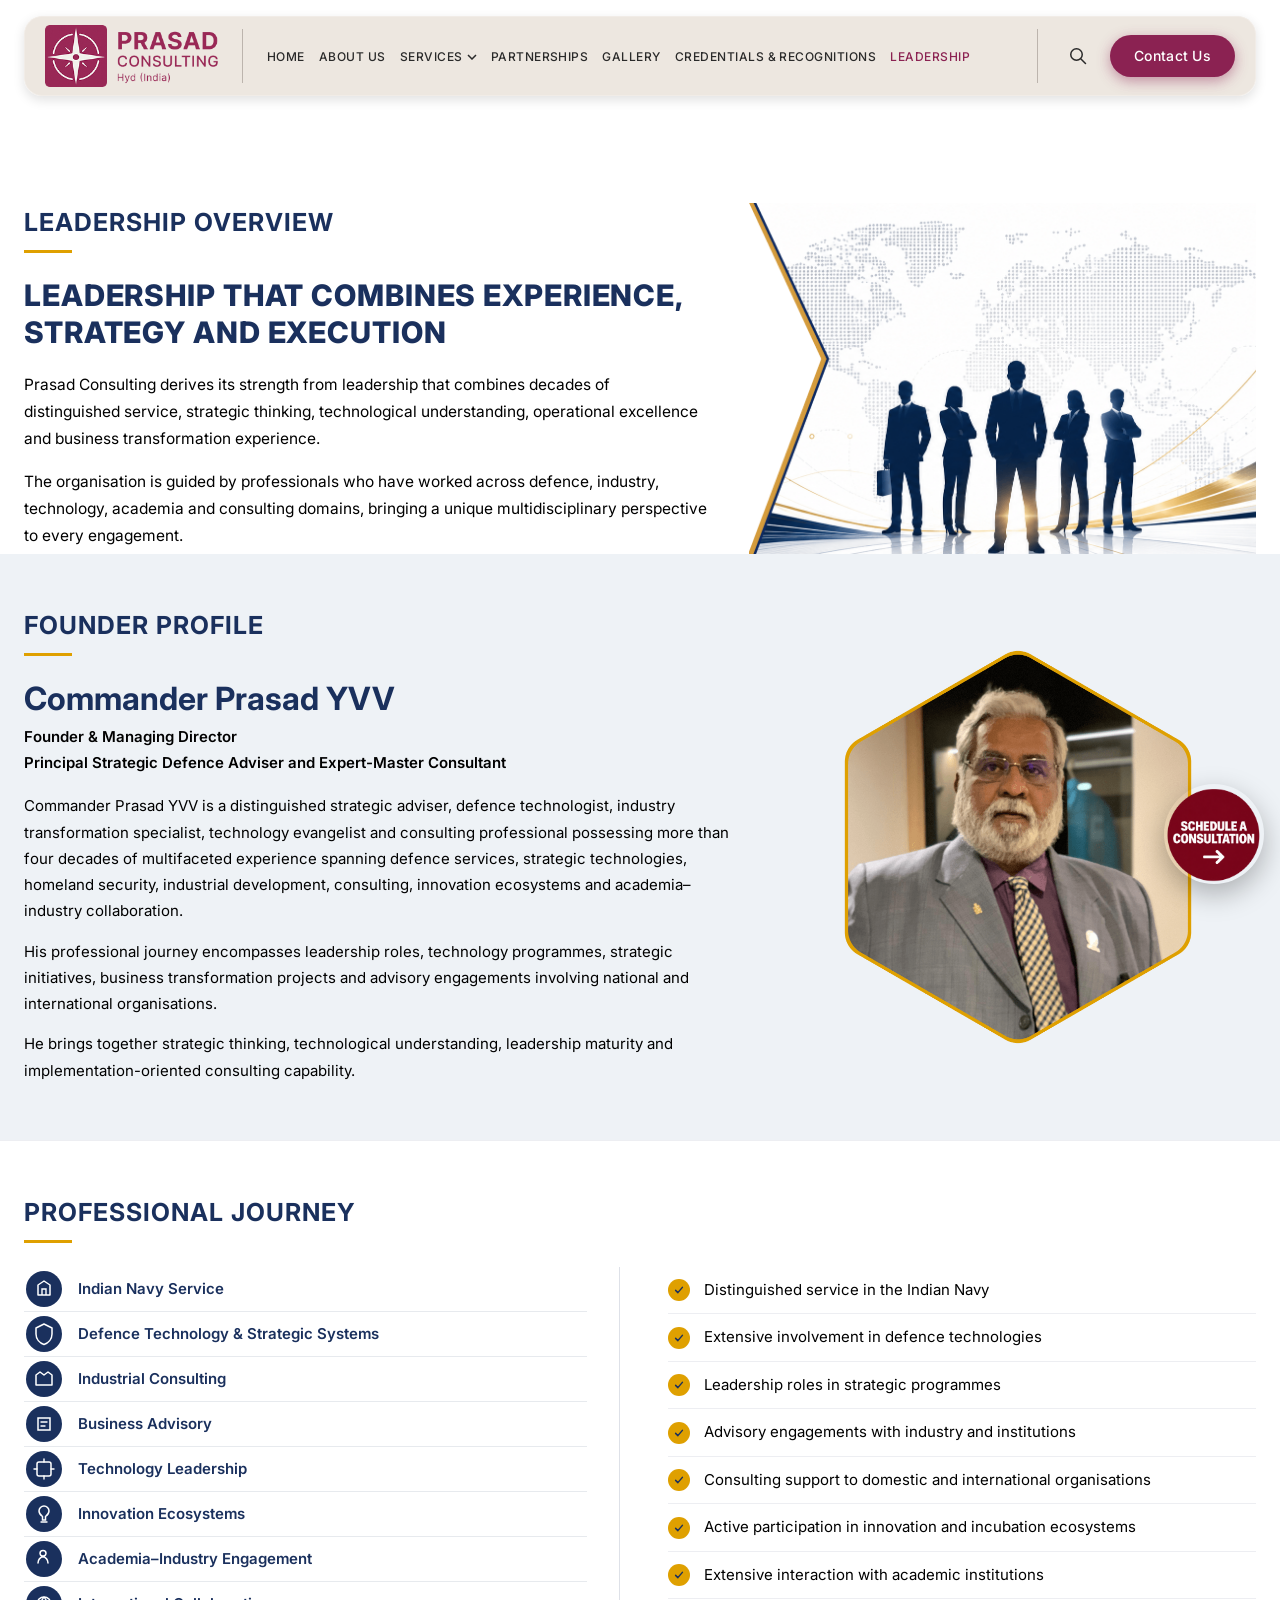
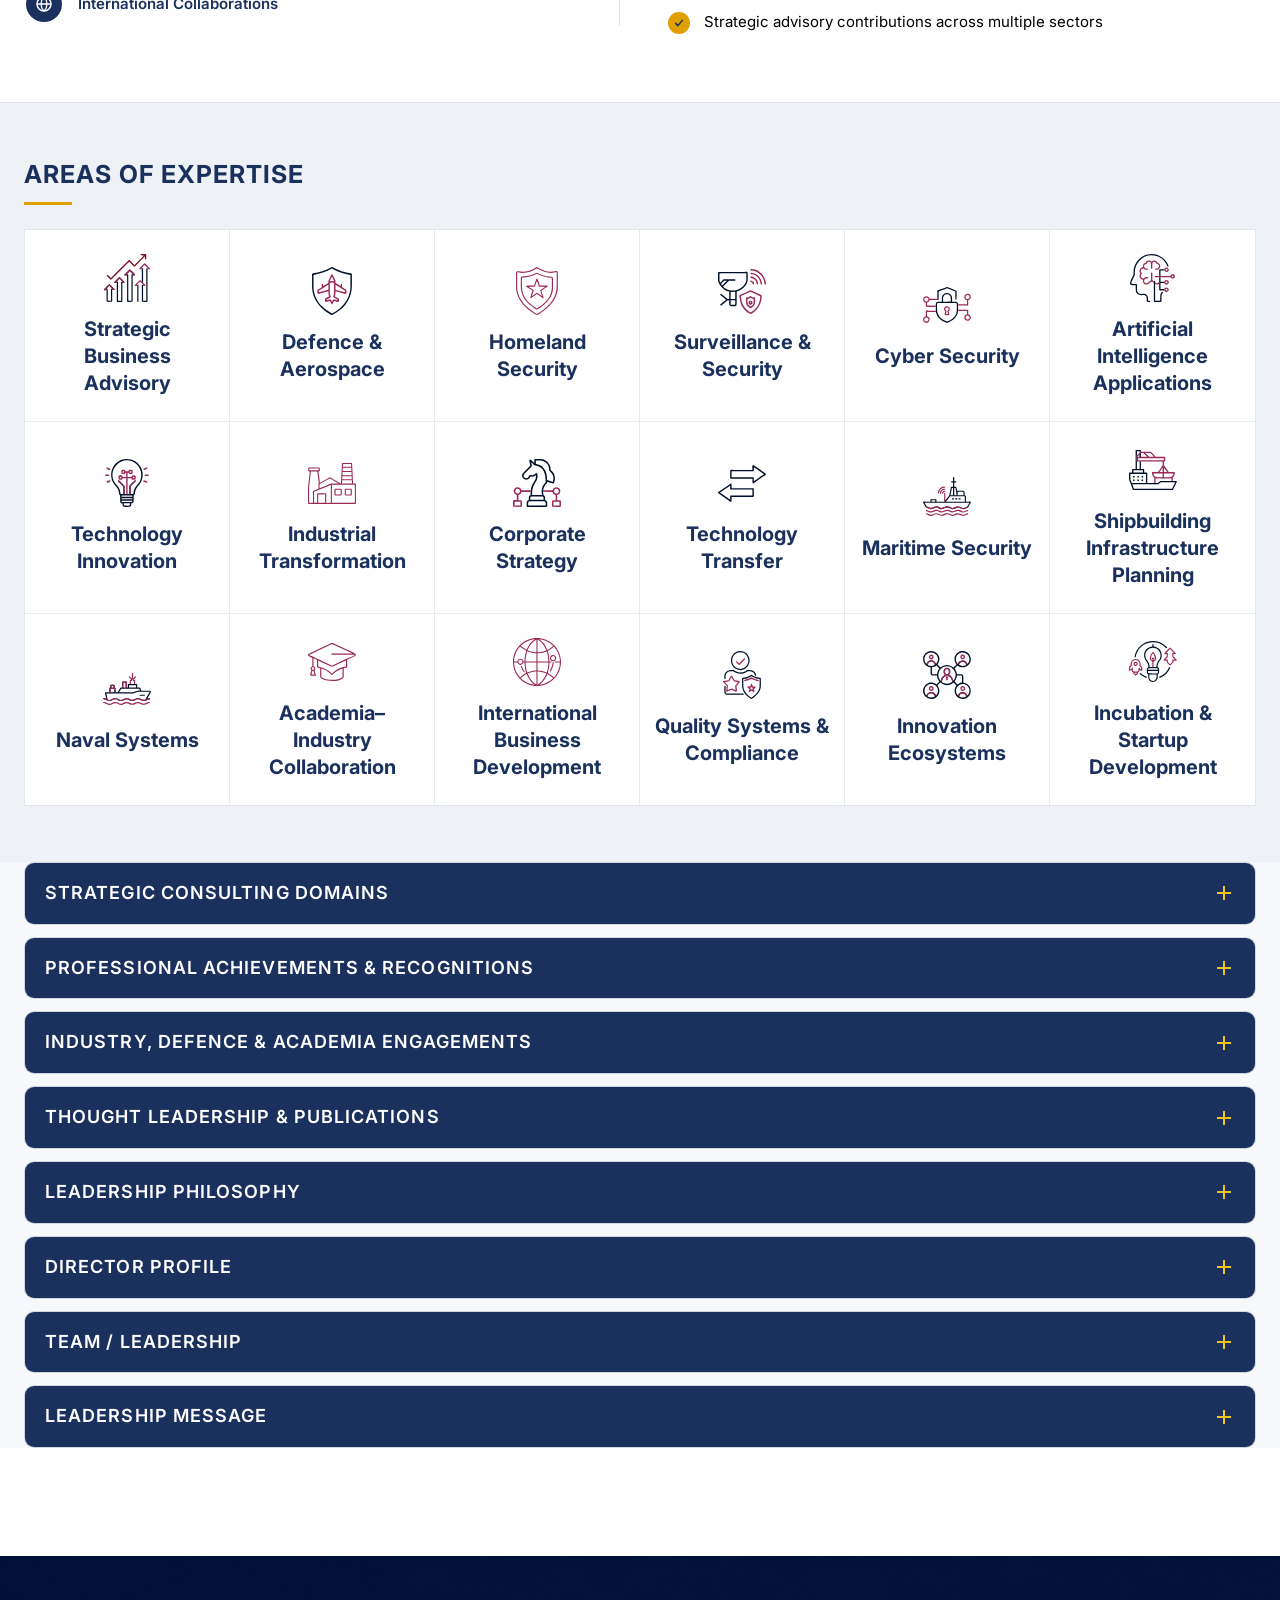
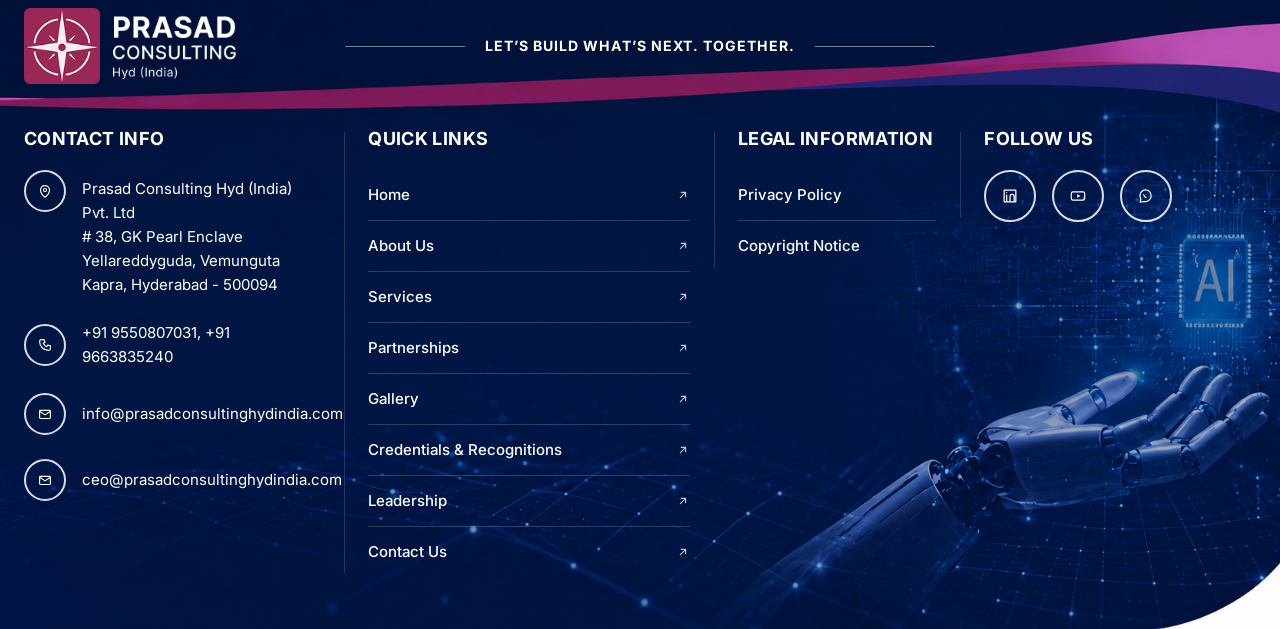
<file: leadership.html>
<!DOCTYPE html>
<html lang="en">
<head>
  <meta charset="UTF-8">
  <meta name="viewport" content="width=device-width, initial-scale=1.0">
  <meta name="description" content="Leadership at Prasad Consulting — Founder profile, expertise, journey and leadership philosophy">
  <title>Leadership | Prasad Consulting</title>
  <link rel="icon" href="assets/fevicon.png" type="image/png">

  <link rel="preconnect" href="https://fonts.googleapis.com">
  <link rel="preconnect" href="https://fonts.gstatic.com" crossorigin>
  <link rel="preload" href="https://fonts.googleapis.com/css2?family=Inter:wght@400;500;600;700&display=swap" as="style" onload="this.onload=null;this.rel='stylesheet'">
  <noscript><link rel="stylesheet" href="https://fonts.googleapis.com/css2?family=Inter:wght@400;500;600;700&display=swap"></noscript>
  <link rel="preload" href="assets/images/leadership/LeadershipOverview.png" as="image" fetchpriority="high">
  <link rel="stylesheet" href="css/style.css">
  <link rel="stylesheet" href="css/header.css">
  <link rel="stylesheet" href="css/about.css">
  <link rel="stylesheet" href="css/leadership.css">
  <link rel="stylesheet" href="css/footer.css">
</head>
<body>

  <div id="header"></div>

  <main class="page-content lead-page">

    <!-- A. Leadership Overview -->
    <div id="lead-overview" class="lead-a fade-up" aria-labelledby="lead-a-heading">
      <div class="container">
        <div class="lead-a__grid">
          <div class="lead-a__content">
            <header class="lead-heading">
              <h1 class="lead-heading__title" id="lead-a-heading">Leadership Overview</h1>
              <span class="lead-heading__rule" aria-hidden="true"></span>
            </header>
            <h2 class="lead-a__headline">Leadership That Combines Experience, Strategy and Execution</h2>
            
            <div class="lead-a__body">
              <p>Prasad Consulting derives its strength from leadership that combines decades of distinguished service, strategic thinking, technological understanding, operational excellence and business transformation experience.</p>
              <p>The organisation is guided by professionals who have worked across defence, industry, technology, academia and consulting domains, bringing a unique multidisciplinary perspective to every engagement.</p>
            </div>
          </div>
          <div class="lead-a__visual">
            <img src="assets/images/leadership/LeadershipOverview.png" alt="Leadership overview" width="640" height="480" loading="eager" decoding="async" fetchpriority="high">
          </div>
        </div>
      </div>
    </div>

    <!-- B. Founder Profile -->
    <section id="founder-profile" class="lead-section lead-b fade-up" aria-labelledby="lead-b-heading">
      <div class="container">
        <div class="lead-b__grid">
          <div class="lead-b__content">
            <header class="lead-heading">
              <h2 class="lead-heading__title" id="lead-b-heading">Founder Profile</h2>
              <span class="lead-heading__rule" aria-hidden="true"></span>
            </header>
            <h3 class="lead-b__name">Commander Prasad YVV</h3>
            <p class="lead-b__role">Founder &amp; Managing Director</p>
            <p class="lead-b__cred">Principal Strategic Defence Adviser and Expert-Master Consultant</p>
            <div class="lead-b__body">
              <p>Commander Prasad YVV is a distinguished strategic adviser, defence technologist, industry transformation specialist, technology evangelist and consulting professional possessing more than four decades of multifaceted experience spanning defence services, strategic technologies, homeland security, industrial development, consulting, innovation ecosystems and academia&ndash;industry collaboration.</p>
              <p>His professional journey encompasses leadership roles, technology programmes, strategic initiatives, business transformation projects and advisory engagements involving national and international organisations.</p>
              <p>He brings together strategic thinking, technological understanding, leadership maturity and implementation-oriented consulting capability.</p>
            </div>
          </div>
          <div class="lead-b__photo">
            <div class="lead-b__hex">
              <div class="lead-b__hex-inner">
                <img src="assets/images/leadership/CommanderPrasad.png" alt="Commander Prasad YVV" width="300" height="300" loading="eager" decoding="async" fetchpriority="high">
              </div>
            </div>
          </div>
        </div>
      </div>
    </section>

    <!-- C. Professional Journey -->
    <section id="professional-journey" class="lead-section lead-c fade-up" aria-labelledby="lead-c-heading">
      <div class="container">
        <header class="lead-heading">
          <h2 class="lead-heading__title" id="lead-c-heading">Professional Journey</h2>
          <span class="lead-heading__rule" aria-hidden="true"></span>
        </header>
        <div class="lead-c__grid">
          <ul class="lead-c__categories">
            <li>
              <span class="lead-c__icon" aria-hidden="true"><svg viewBox="0 0 40 40" fill="none"><circle cx="20" cy="20" r="18" fill="currentColor"/><path d="M14 26V16l6-4 6 4v10H14z" stroke="#fff" stroke-width="1.5" stroke-linejoin="round"/><path d="M18 26v-6h4v6" stroke="#fff" stroke-width="1.4"/></svg></span>
              Indian Navy Service
            </li>
            <li>
              <span class="lead-c__icon" aria-hidden="true"><svg viewBox="0 0 40 40" fill="none"><circle cx="20" cy="20" r="18" fill="currentColor"/><path d="M20 10l8 4v6c0 5-3.5 9-8 10.5C15.5 29 12 25 12 20v-6l8-4z" stroke="#fff" stroke-width="1.5" stroke-linejoin="round"/></svg></span>
              Defence Technology &amp; Strategic Systems
            </li>
            <li>
              <span class="lead-c__icon" aria-hidden="true"><svg viewBox="0 0 40 40" fill="none"><circle cx="20" cy="20" r="18" fill="currentColor"/><path d="M12 26V16l4-3 4 3 4-3 4 3v10H12z" stroke="#fff" stroke-width="1.5" stroke-linejoin="round"/></svg></span>
              Industrial Consulting
            </li>
            <li>
              <span class="lead-c__icon" aria-hidden="true"><svg viewBox="0 0 40 40" fill="none"><circle cx="20" cy="20" r="18" fill="currentColor"/><path d="M14 26V14h12v12H14z" stroke="#fff" stroke-width="1.5"/><path d="M17 18h6M17 22h4" stroke="#fff" stroke-width="1.4" stroke-linecap="round"/></svg></span>
              Business Advisory
            </li>
            <li>
              <span class="lead-c__icon" aria-hidden="true"><svg viewBox="0 0 40 40" fill="none"><circle cx="20" cy="20" r="18" fill="currentColor"/><rect x="13" y="13" width="14" height="14" rx="2" stroke="#fff" stroke-width="1.5"/><path d="M20 10v3M20 27v3M10 20h3M27 20h3" stroke="#fff" stroke-width="1.4" stroke-linecap="round"/></svg></span>
              Technology Leadership
            </li>
            <li>
              <span class="lead-c__icon" aria-hidden="true"><svg viewBox="0 0 40 40" fill="none"><circle cx="20" cy="20" r="18" fill="currentColor"/><path d="M20 12a5 5 0 015 5c0 2.5-1.5 4-3.5 5.5V26h-3v-3.5C16.5 21 15 19.5 15 17a5 5 0 015-5z" stroke="#fff" stroke-width="1.5"/><path d="M17 28h6" stroke="#fff" stroke-width="1.4" stroke-linecap="round"/></svg></span>
              Innovation Ecosystems
            </li>
            <li>
              <span class="lead-c__icon" aria-hidden="true"><svg viewBox="0 0 40 40" fill="none"><circle cx="20" cy="20" r="18" fill="currentColor"/><path d="M14 24c0-4 3-6 6-7 1.5-.5 2-1.5 2-2.5a3 3 0 10-6 0c0 1 .5 2 2 2.5 3 1 6 3 6 7" stroke="#fff" stroke-width="1.5" stroke-linecap="round"/></svg></span>
              Academia&ndash;Industry Engagement
            </li>
            <li>
              <span class="lead-c__icon" aria-hidden="true"><svg viewBox="0 0 40 40" fill="none"><circle cx="20" cy="20" r="18" fill="currentColor"/><circle cx="20" cy="20" r="7" stroke="#fff" stroke-width="1.5"/><path d="M13 20h14M20 13c2 2 3 4.5 3 7s-1 5-3 7M20 13c-2 2-3 4.5-3 7s1 5 3 7" stroke="#fff" stroke-width="1.3"/></svg></span>
              International Collaborations
            </li>
          </ul>
          <ul class="lead-c__highlights">
            <li>Distinguished service in the Indian Navy</li>
            <li>Extensive involvement in defence technologies</li>
            <li>Leadership roles in strategic programmes</li>
            <li>Advisory engagements with industry and institutions</li>
            <li>Consulting support to domestic and international organisations</li>
            <li>Active participation in innovation and incubation ecosystems</li>
            <li>Extensive interaction with academic institutions</li>
            <li>Strategic advisory contributions across multiple sectors</li>
          </ul>
        </div>
      </div>
    </section>

    <!-- D. Areas of Expertise -->
    <section id="areas-of-expertise" class="lead-section lead-d fade-up" aria-labelledby="lead-d-heading">
      <div class="container">
        <header class="lead-heading">
          <h2 class="lead-heading__title" id="lead-d-heading">Areas of Expertise</h2>
          <span class="lead-heading__rule" aria-hidden="true"></span>
        </header>
        <div class="lead-d__grid">
          <article class="lead-d__item">
            <span class="lead-d__icon" aria-hidden="true"><img src="assets/images/leadership/expertise1.svg" alt="" width="48" height="48" loading="lazy" decoding="async"></span>
            <p>Strategic Business Advisory</p>
          </article>
          <article class="lead-d__item">
            <span class="lead-d__icon" aria-hidden="true"><img src="assets/images/leadership/expertise2.svg" alt="" width="48" height="48" loading="lazy" decoding="async"></span>
            <p>Defence &amp; Aerospace</p>
          </article>
          <article class="lead-d__item">
            <span class="lead-d__icon" aria-hidden="true"><img src="assets/images/leadership/expertise3.svg" alt="" width="48" height="48" loading="lazy" decoding="async"></span>
            <p>Homeland Security</p>
          </article>
          <article class="lead-d__item">
            <span class="lead-d__icon" aria-hidden="true"><img src="assets/images/leadership/expertise4.svg" alt="" width="48" height="48" loading="lazy" decoding="async"></span>
            <p>Surveillance &amp; Security</p>
          </article>
          <article class="lead-d__item">
            <span class="lead-d__icon" aria-hidden="true"><img src="assets/images/leadership/expertise5.svg" alt="" width="48" height="48" loading="lazy" decoding="async"></span>
            <p>Cyber Security</p>
          </article>
          <article class="lead-d__item">
            <span class="lead-d__icon" aria-hidden="true"><img src="assets/images/leadership/expertise6.svg" alt="" width="48" height="48" loading="lazy" decoding="async"></span>
            <p>Artificial Intelligence Applications</p>
          </article>
          <article class="lead-d__item">
            <span class="lead-d__icon" aria-hidden="true"><img src="assets/images/leadership/expertise7.svg" alt="" width="48" height="48" loading="lazy" decoding="async"></span>
            <p>Technology Innovation</p>
          </article>
          <article class="lead-d__item">
            <span class="lead-d__icon" aria-hidden="true"><img src="assets/images/leadership/expertise8.svg" alt="" width="48" height="48" loading="lazy" decoding="async"></span>
            <p>Industrial Transformation</p>
          </article>
          <article class="lead-d__item">
            <span class="lead-d__icon" aria-hidden="true"><img src="assets/images/leadership/expertise9.svg" alt="" width="48" height="48" loading="lazy" decoding="async"></span>
            <p>Corporate Strategy</p>
          </article>
          <article class="lead-d__item">
            <span class="lead-d__icon" aria-hidden="true"><img src="assets/images/leadership/expertise10.svg" alt="" width="48" height="48" loading="lazy" decoding="async"></span>
            <p>Technology Transfer</p>
          </article>
          <article class="lead-d__item">
            <span class="lead-d__icon" aria-hidden="true"><img src="assets/images/leadership/expertise11.svg" alt="" width="48" height="48" loading="lazy" decoding="async"></span>
            <p>Maritime Security</p>
          </article>
          <article class="lead-d__item">
            <span class="lead-d__icon" aria-hidden="true"><img src="assets/images/leadership/expertise12.svg" alt="" width="48" height="48" loading="lazy" decoding="async"></span>
            <p>Shipbuilding Infrastructure Planning</p>
          </article>
          <article class="lead-d__item">
            <span class="lead-d__icon" aria-hidden="true"><img src="assets/images/leadership/expertise13.svg" alt="" width="48" height="48" loading="lazy" decoding="async"></span>
            <p>Naval Systems</p>
          </article>
          <article class="lead-d__item">
            <span class="lead-d__icon" aria-hidden="true"><img src="assets/images/leadership/expertise14.svg" alt="" width="48" height="48" loading="lazy" decoding="async"></span>
            <p>Academia&ndash;Industry Collaboration</p>
          </article>
          <article class="lead-d__item">
            <span class="lead-d__icon" aria-hidden="true"><img src="assets/images/leadership/expertise15.svg" alt="" width="48" height="48" loading="lazy" decoding="async"></span>
            <p>International Business Development</p>
          </article>
          <article class="lead-d__item">
            <span class="lead-d__icon" aria-hidden="true"><img src="assets/images/leadership/expertise16.svg" alt="" width="48" height="48" loading="lazy" decoding="async"></span>
            <p>Quality Systems &amp; Compliance</p>
          </article>
          <article class="lead-d__item">
            <span class="lead-d__icon" aria-hidden="true"><img src="assets/images/leadership/expertise17.svg" alt="" width="48" height="48" loading="lazy" decoding="async"></span>
            <p>Innovation Ecosystems</p>
          </article>
          <article class="lead-d__item">
            <span class="lead-d__icon" aria-hidden="true"><img src="assets/images/leadership/expertise18.svg" alt="" width="48" height="48" loading="lazy" decoding="async"></span>
            <p>Incubation &amp; Startup Development</p>
          </article>
        </div>
      </div>
    </section>

    <!-- Accordion E–K -->
    <section class="about-acc lead-acc" aria-label="Leadership details">
      <div class="container about-acc__container">

        <!-- E. Strategic Consulting Domains -->
        <div class="about-acc__item" id="consulting-domains">
          <button type="button" class="about-acc__trigger" aria-expanded="false" aria-controls="lead-panel-e">
            <span class="about-acc__title">Strategic Consulting Domains</span>
            <span class="about-acc__icon" aria-hidden="true"></span>
          </button>
          <div class="about-acc__panel" id="lead-panel-e" role="region" hidden>
            <div class="about-acc__panel-inner">
              <p class="lead-acc__intro">Over the years, Commander Prasad has supported organisations across a wide spectrum of strategic domains including:</p>
              <div class="lead-domains">
                <ul class="lead-domains__col">
                  <li>
                    <span class="lead-domains__icon" aria-hidden="true">
                      <img src="assets/images/leadership/strategic1.svg" alt="" width="40" height="40" loading="lazy" decoding="async">
                    </span>
                    <span class="lead-domains__text">Defence procurement and industrial participation</span>
                  </li>
                  <li>
                    <span class="lead-domains__icon" aria-hidden="true">
                      <img src="assets/images/leadership/strategic2.svg" alt="" width="40" height="40" loading="lazy" decoding="async">
                    </span>
                    <span class="lead-domains__text">Aerospace and homeland security</span>
                  </li>
                  <li>
                    <span class="lead-domains__icon" aria-hidden="true">
                      <img src="assets/images/leadership/strategic3.svg" alt="" width="40" height="40" loading="lazy" decoding="async">
                    </span>
                    <span class="lead-domains__text">Surveillance and integrated security systems</span>
                  </li>
                  <li>
                    <span class="lead-domains__icon" aria-hidden="true">
                      <img src="assets/images/leadership/strategic4.svg" alt="" width="40" height="40" loading="lazy" decoding="async">
                    </span>
                    <span class="lead-domains__text">Artificial Intelligence enabled transformation initiatives</span>
                  </li>
                </ul>
                <ul class="lead-domains__col">
                  <li>
                    <span class="lead-domains__icon" aria-hidden="true">
                      <img src="assets/images/leadership/strategic5.svg" alt="" width="40" height="40" loading="lazy" decoding="async">
                    </span>
                    <span class="lead-domains__text">Corporate growth and diversification</span>
                  </li>
                  <li>
                    <span class="lead-domains__icon" aria-hidden="true">
                      <img src="assets/images/leadership/strategic6.svg" alt="" width="40" height="40" loading="lazy" decoding="async">
                    </span>
                    <span class="lead-domains__text">Strategic planning and business modelling</span>
                  </li>
                  <li>
                    <span class="lead-domains__icon" aria-hidden="true">
                      <img src="assets/images/leadership/strategic7.svg" alt="" width="40" height="40" loading="lazy" decoding="async">
                    </span>
                    <span class="lead-domains__text">Foreign OEM representation and India market enablement</span>
                  </li>
                  <li>
                    <span class="lead-domains__icon" aria-hidden="true">
                      <img src="assets/images/leadership/strategic8.svg" alt="" width="40" height="40" loading="lazy" decoding="async">
                    </span>
                    <span class="lead-domains__text">Technology transfer and industrial partnerships</span>
                  </li>
                </ul>
                <ul class="lead-domains__col">
                  <li>
                    <span class="lead-domains__icon" aria-hidden="true">
                      <img src="assets/images/leadership/strategic9.svg" alt="" width="40" height="40" loading="lazy" decoding="async">
                    </span>
                    <span class="lead-domains__text">Maritime and naval capability development</span>
                  </li>
                  <li>
                    <span class="lead-domains__icon" aria-hidden="true">
                      <img src="assets/images/leadership/strategic10.svg" alt="" width="40" height="40" loading="lazy" decoding="async">
                    </span>
                    <span class="lead-domains__text">Shipyard and shipbuilding infrastructure planning</span>
                  </li>
                  <li>
                    <span class="lead-domains__icon" aria-hidden="true">
                      <img src="assets/images/leadership/strategic11.svg" alt="" width="40" height="40" loading="lazy" decoding="async">
                    </span>
                    <span class="lead-domains__text">Academia&ndash;industry interface programmes</span>
                  </li>
                  <li>
                    <span class="lead-domains__icon" aria-hidden="true">
                      <img src="assets/images/leadership/strategic12.svg" alt="" width="40" height="40" loading="lazy" decoding="async">
                    </span>
                    <span class="lead-domains__text">Technology incubation ecosystems</span>
                  </li>
                  <li>
                    <span class="lead-domains__icon" aria-hidden="true">
                      <img src="assets/images/leadership/strategic13.svg" alt="" width="40" height="40" loading="lazy" decoding="async">
                    </span>
                    <span class="lead-domains__text">Organisational transformation initiatives</span>
                  </li>
                </ul>
              </div>
            </div>
          </div>
        </div>

        <!-- F. Professional Achievements & Recognitions -->
        <div class="about-acc__item" id="achievements">
          <button type="button" class="about-acc__trigger" aria-expanded="false" aria-controls="lead-panel-f">
            <span class="about-acc__title">Professional Achievements &amp; Recognitions</span>
            <span class="about-acc__icon" aria-hidden="true"></span>
          </button>
          <div class="about-acc__panel" id="lead-panel-f" role="region" hidden>
            <div class="about-acc__panel-inner">
              <div class="lead-achieve" role="list">
                <article class="lead-achieve__item" role="listitem">
                  <span class="lead-achieve__icon" aria-hidden="true">
                    <img src="assets/images/leadership/Achievements1.svg" alt="" width="90" height="90" loading="lazy" decoding="async">
                  </span>
                  <span class="lead-achieve__node" aria-hidden="true"></span>
                  <p class="lead-achieve__label">Professional<br>Awards</p>
                </article>
                <article class="lead-achieve__item" role="listitem">
                  <span class="lead-achieve__icon" aria-hidden="true">
                    <img src="assets/images/leadership/Achievements2.svg" alt="" width="90" height="90" loading="lazy" decoding="async">
                  </span>
                  <span class="lead-achieve__node" aria-hidden="true"></span>
                  <p class="lead-achieve__label">National<br>Recognition</p>
                </article>
                <article class="lead-achieve__item" role="listitem">
                  <span class="lead-achieve__icon" aria-hidden="true">
                    <img src="assets/images/leadership/Achievements3.svg" alt="" width="90" height="90" loading="lazy" decoding="async">
                  </span>
                  <span class="lead-achieve__node" aria-hidden="true"></span>
                  <p class="lead-achieve__label">Industry<br>Recognition</p>
                </article>
                <article class="lead-achieve__item" role="listitem">
                  <span class="lead-achieve__icon" aria-hidden="true">
                    <img src="assets/images/leadership/Achievements4.svg" alt="" width="90" height="90" loading="lazy" decoding="async">
                  </span>
                  <span class="lead-achieve__node" aria-hidden="true"></span>
                  <p class="lead-achieve__label">Leadership<br>Contributions</p>
                </article>
                <article class="lead-achieve__item" role="listitem">
                  <span class="lead-achieve__icon" aria-hidden="true">
                    <img src="assets/images/leadership/Achievements5.svg" alt="" width="90" height="90" loading="lazy" decoding="async">
                  </span>
                  <span class="lead-achieve__node" aria-hidden="true"></span>
                  <p class="lead-achieve__label">Professional<br>Memberships</p>
                </article>
                <article class="lead-achieve__item" role="listitem">
                  <span class="lead-achieve__icon" aria-hidden="true">
                    <img src="assets/images/leadership/Achievements6.svg" alt="" width="90" height="90" loading="lazy" decoding="async">
                  </span>
                  <span class="lead-achieve__node" aria-hidden="true"></span>
                  <p class="lead-achieve__label">Strategic<br>Assignments</p>
                </article>
                <article class="lead-achieve__item" role="listitem">
                  <span class="lead-achieve__icon" aria-hidden="true">
                    <img src="assets/images/leadership/Achievements7.svg" alt="" width="90" height="90" loading="lazy" decoding="async">
                  </span>
                  <span class="lead-achieve__node" aria-hidden="true"></span>
                  <p class="lead-achieve__label">Technology<br>Programmes</p>
                </article>
                <article class="lead-achieve__item" role="listitem">
                  <span class="lead-achieve__icon" aria-hidden="true">
                    <img src="assets/images/leadership/Achievements8.svg" alt="" width="90" height="90" loading="lazy" decoding="async">
                  </span>
                  <span class="lead-achieve__node" aria-hidden="true"></span>
                  <p class="lead-achieve__label">Special<br>Appointments</p>
                </article>
                <article class="lead-achieve__item" role="listitem">
                  <span class="lead-achieve__icon" aria-hidden="true">
                    <img src="assets/images/leadership/Achievements9.svg" alt="" width="90" height="90" loading="lazy" decoding="async">
                  </span>
                  <span class="lead-achieve__node" aria-hidden="true"></span>
                  <p class="lead-achieve__label">International<br>Engagements</p>
                </article>
              </div>
              <p class="lead-achieve__note">Detailed achievements may be continuously updated and expanded as the organisation grows.</p>
            </div>
          </div>
        </div>

        <!-- G. Industry, Defence & Academia Engagements -->
        <div class="about-acc__item" id="engagements">
          <button type="button" class="about-acc__trigger" aria-expanded="false" aria-controls="lead-panel-g">
            <span class="about-acc__title">Industry, Defence &amp; Academia Engagements</span>
            <span class="about-acc__icon" aria-hidden="true"></span>
          </button>
          <div class="about-acc__panel" id="lead-panel-g" role="region" hidden>
            <div class="about-acc__panel-inner">
              <div class="lead-engage">
                <div class="lead-engage__list-wrap">
                  <p class="lead-acc__intro">Commander Prasad has actively engaged with:</p>
                  <ul class="lead-engage__list">
                    <li>Defence organisations</li>
                    <li>Aerospace entities</li>
                    <li>Industrial enterprises</li>
                    <li>Research organisations</li>
                    <li>Technology providers</li>
                    <li>Innovation centres</li>
                    <li>Universities and engineering colleges</li>
                    <li>Startups and entrepreneurs</li>
                    <li>Government agencies</li>
                    <li>International OEMs</li>
                  </ul>
                </div>
                <div class="lead-engage__visual">
                  <img src="assets/images/leadership/Engagements.png" alt="Industry, defence and academia engagements" width="640" height="640" loading="lazy" decoding="async">
                </div>
              </div>
            </div>
          </div>
        </div>

        <!-- H. Thought Leadership & Publications -->
        <div class="about-acc__item" id="publications">
          <button type="button" class="about-acc__trigger" aria-expanded="false" aria-controls="lead-panel-h">
            <span class="about-acc__title">Thought Leadership &amp; Publications</span>
            <span class="about-acc__icon" aria-hidden="true"></span>
          </button>
          <div class="about-acc__panel" id="lead-panel-h" role="region" hidden>
            <div class="about-acc__panel-inner">
              <div class="lead-pubs">
                <div class="lead-pubs__list-wrap">
                  <p class="lead-acc__intro">Commander Prasad is an active contributor to strategic thought leadership through:</p>
                  <ul class="lead-pubs__list">
                    <li>Technical papers</li>
                    <li>Strategic articles</li>
                    <li>White papers</li>
                    <li>Professional workshops</li>
                    <li>Webinars</li>
                    <li>Industry presentations</li>
                    <li>Defence and technology discussions</li>
                    <li>Innovation ecosystem development</li>
                  </ul>
                </div>
                <div class="lead-pubs__cards">
                  <article class="lead-pubs__card">
                    <span class="lead-pubs__icon" aria-hidden="true">
                      <img src="assets/images/leadership/Publications1.svg" alt="" width="90" height="90" loading="lazy" decoding="async">
                    </span>
                    <h3>Publication Repository</h3>
                    <p>A curated repository of key publications, articles and knowledge assets.</p>
                  </article>
                  <article class="lead-pubs__card">
                    <span class="lead-pubs__icon" aria-hidden="true">
                      <img src="assets/images/leadership/Publications2.svg" alt="" width="90" height="90" loading="lazy" decoding="async">
                    </span>
                    <h3>Research Articles</h3>
                    <p>In-depth research articles on strategic and technology related domains.</p>
                  </article>
                  <article class="lead-pubs__card">
                    <span class="lead-pubs__icon" aria-hidden="true">
                      <img src="assets/images/leadership/Publications3.svg" alt="" width="90" height="90" loading="lazy" decoding="async">
                    </span>
                    <h3>Featured Papers</h3>
                    <p>Select papers and presentations on defence, technology and industry.</p>
                  </article>
                  <article class="lead-pubs__card">
                    <span class="lead-pubs__icon" aria-hidden="true">
                      <img src="assets/images/leadership/Publications4.svg" alt="" width="90" height="90" loading="lazy" decoding="async">
                    </span>
                    <h3>Knowledge Resources</h3>
                    <p>White papers, reports, insights and resources for continuous learning.</p>
                  </article>
                </div>
              </div>
            </div>
          </div>
        </div>

        <!-- I. Leadership Philosophy -->
        <div class="about-acc__item" id="lead-philosophy">
          <button type="button" class="about-acc__trigger" aria-expanded="false" aria-controls="lead-panel-i">
            <span class="about-acc__title">Leadership Philosophy</span>
            <span class="about-acc__icon" aria-hidden="true"></span>
          </button>
          <div class="about-acc__panel" id="lead-panel-i" role="region" hidden>
            <div class="about-acc__panel-inner">
              <div class="lead-philo">
                <blockquote class="lead-philo__quote">
                  <span class="lead-philo__marks lead-philo__marks--open" aria-hidden="true">&ldquo;</span>
                  <p>Technology alone does not create transformation. Strategic thinking, disciplined execution, capable people and meaningful collaboration together create sustainable success.</p>
                  <span class="lead-philo__marks lead-philo__marks--close" aria-hidden="true">&rdquo;</span>
                </blockquote>
                <div class="lead-philo__themes">
                  <h3 class="lead-philo__themes-title">Core Leadership Themes</h3>
                  <ul class="lead-philo__grid">
                    <li>
                      <span class="lead-philo__icon" aria-hidden="true">
                        <img src="assets/images/leadership/Philosophy1.svg" alt="" width="56" height="56" loading="lazy" decoding="async">
                      </span>
                      <span class="lead-philo__label">Integrity</span>
                    </li>
                    <li>
                      <span class="lead-philo__icon" aria-hidden="true">
                        <img src="assets/images/leadership/Philosophy2.svg" alt="" width="56" height="56" loading="lazy" decoding="async">
                      </span>
                      <span class="lead-philo__label">Professionalism</span>
                    </li>
                    <li>
                      <span class="lead-philo__icon" aria-hidden="true">
                        <img src="assets/images/leadership/Philosophy3.svg" alt="" width="56" height="56" loading="lazy" decoding="async">
                      </span>
                      <span class="lead-philo__label">Excellence</span>
                    </li>
                    <li>
                      <span class="lead-philo__icon" aria-hidden="true">
                        <img src="assets/images/leadership/Philosophy4.svg" alt="" width="56" height="56" loading="lazy" decoding="async">
                      </span>
                      <span class="lead-philo__label">Innovation</span>
                    </li>
                    <li>
                      <span class="lead-philo__icon" aria-hidden="true">
                        <img src="assets/images/leadership/Philosophy5.svg" alt="" width="56" height="56" loading="lazy" decoding="async">
                      </span>
                      <span class="lead-philo__label">National<br>Development</span>
                    </li>
                    <li>
                      <span class="lead-philo__icon" aria-hidden="true">
                        <img src="assets/images/leadership/Philosophy6.svg" alt="" width="56" height="56" loading="lazy" decoding="async">
                      </span>
                      <span class="lead-philo__label">Knowledge<br>Sharing</span>
                    </li>
                    <li>
                      <span class="lead-philo__icon" aria-hidden="true">
                        <img src="assets/images/leadership/Philosophy7.svg" alt="" width="56" height="56" loading="lazy" decoding="async">
                      </span>
                      <span class="lead-philo__label">Collaborative<br>Growth</span>
                    </li>
                    <li>
                      <span class="lead-philo__icon" aria-hidden="true">
                        <img src="assets/images/leadership/Philosophy8.svg" alt="" width="56" height="56" loading="lazy" decoding="async">
                      </span>
                      <span class="lead-philo__label">Continuous<br>Learning</span>
                    </li>
                  </ul>
                </div>
              </div>
            </div>
          </div>
        </div>

        <!-- J. Director Profile -->
        <div class="about-acc__item" id="director">
          <button type="button" class="about-acc__trigger" aria-expanded="false" aria-controls="lead-panel-j">
            <span class="about-acc__title">Director Profile</span>
            <span class="about-acc__icon" aria-hidden="true"></span>
          </button>
          <div class="about-acc__panel" id="lead-panel-j" role="region" hidden>
            <div class="about-acc__panel-inner">
              <div class="lead-director">
                <div class="lead-director__hex">
                  <div class="lead-director__hex-inner">
                    <img src="assets/images/leadership/anitha.png" alt="Venkat Anitha K" width="220" height="220" loading="lazy" decoding="async">
                  </div>
                </div>
                <div class="lead-director__info">
                  <h3 class="lead-director__name">Venkat Anitha K</h3>
                  <p class="lead-director__role">Director (Finance, Administration &amp; Coordination)</p>
                  <p>Venkat Anitha K provides leadership in finance, administration, organisational coordination, programme management support and consulting operations.</p>
                  <p>She contributes significantly to organisational effectiveness, client engagement support, business administration, project coordination and financial governance.</p>
                  <p>Her role supports the efficient functioning of Prasad Consulting and contributes to the successful execution of consulting engagements and outreach initiatives.</p>
                </div>
                <div class="lead-director__areas">
                  <h3 class="lead-director__areas-title">Core Areas</h3>
                  <ul>
                    <li>Finance Management</li>
                    <li>Administration</li>
                    <li>Corporate Coordination</li>
                    <li>Project Support</li>
                    <li>Governance Support</li>
                    <li>Stakeholder Coordination</li>
                    <li>Organisational Management</li>
                  </ul>
                </div>
              </div>
            </div>
          </div>
        </div>

        <!-- Team / Leadership — Bandi Netaji Venkatram Reddy -->
        <div class="about-acc__item" id="team-leadership">
          <button type="button" class="about-acc__trigger" aria-expanded="false" aria-controls="lead-panel-team">
            <span class="about-acc__title">Team / Leadership</span>
            <span class="about-acc__icon" aria-hidden="true"></span>
          </button>
          <div class="about-acc__panel" id="lead-panel-team" role="region" hidden>
            <div class="about-acc__panel-inner">
              <div class="lead-director lead-director--team">
                <div class="lead-director__hex">
                  <div class="lead-director__hex-inner">
                    <img src="assets/images/leadership/BandiNetaji.png" alt="Bandi Netaji Venkatram Reddy" width="220" height="220" loading="lazy" decoding="async">
                  </div>
                </div>
                <div class="lead-director__info">
                  <h3 class="lead-director__name">Bandi Netaji Venkatram Reddy</h3>
                  <p class="lead-director__role">Senior Systems Manager &ndash; Software Engineering, AI &amp; Digital Solutions</p>
                  <p>Mr. Bandi Netaji Venkatram Reddy is a highly accomplished software engineering professional with more than thirteen years of experience in software systems engineering, enterprise application development and technology solution delivery. He possesses extensive expertise in designing, developing and implementing scalable, secure and enterprise-grade software solutions across multiple business domains.</p>
                  <p>He is a Microsoft Certified Azure Developer Associate with strong technical proficiency in Microsoft Azure Cloud Technologies, Full Stack Development, .NET Technologies, Python, SQL Server, MongoDB, Cloud Computing, REST APIs, Microservices Architecture, Enterprise Software Integration, IoT Solutions, Intelligent Automation and Modern Software Engineering Practices.</p>
                  <p>Over the course of his professional career, he has successfully led software development teams in the design, development, deployment and lifecycle management of enterprise software applications, cloud-native solutions and mission-critical business systems. His experience spans software architecture, application engineering, database management, cloud platforms, DevOps methodologies, software quality assurance and digital transformation initiatives.</p>
                  <p>At Prasad Consulting Hyd (India) Pvt Ltd, he leads the Company&rsquo;s Software Systems &amp; Solutions vertical, providing technical leadership in software architecture, application development, enterprise software engineering, cloud-enabled platforms, AI-assisted software solutions and digital transformation programmes. His role includes software strategy, technology evaluation, systems engineering, software project management and delivery of scalable software solutions supporting government, defence, aerospace, homeland security and industrial sectors.</p>
                </div>
                <div class="lead-director__areas">
                  <h3 class="lead-director__areas-title">Core Areas</h3>
                  <ul>
                    <li>Software Systems Engineering</li>
                    <li>Enterprise Application Development</li>
                    <li>Microsoft Azure Cloud Technologies</li>
                    <li>Full Stack Development (.NET, Python)</li>
                    <li>Database Management (SQL Server, MongoDB)</li>
                    <li>Cloud Computing &amp; DevOps</li>
                    <li>REST APIs &amp; Microservices Architecture</li>
                    <li>IoT Solutions &amp; Intelligent Automation</li>
                    <li>Enterprise Software Integration</li>
                    <li>Software Architecture &amp; Design</li>
                    <li>Digital Transformation</li>
                    <li>Software Quality Assurance</li>
                    <li>Technology Strategy &amp; Evaluation</li>
                    <li>Team Leadership &amp; Project Delivery</li>
                  </ul>
                </div>
              </div>
            </div>
          </div>
        </div>

        <!-- K. Leadership Message -->
        <div class="about-acc__item" id="lead-message">
          <button type="button" class="about-acc__trigger" aria-expanded="false" aria-controls="lead-panel-k">
            <span class="about-acc__title">Leadership Message</span>
            <span class="about-acc__icon" aria-hidden="true"></span>
          </button>
          <div class="about-acc__panel" id="lead-panel-k" role="region" hidden>
            <div class="about-acc__panel-inner">
              <div class="lead-message">
                <div class="lead-message__icon" aria-hidden="true">
                  <svg viewBox="0 0 80 80" fill="none"><circle cx="40" cy="40" r="36" stroke="currentColor" stroke-width="1.5"/><path d="M24 28h32v24H36l-8 8v-8H24V28z" stroke="currentColor" stroke-width="1.8" stroke-linejoin="round"/><path d="M32 38h16M32 44h12" stroke="currentColor" stroke-width="1.6" stroke-linecap="round"/></svg>
                </div>
                <div class="lead-message__body">
                  <h3 class="lead-message__title">A Message From Our Leadership</h3>
                  <p>At Prasad Consulting, we believe that every challenge contains an opportunity, every opportunity deserves strategic thought, and every strategic initiative must ultimately create measurable value.</p>
                  <p>We remain committed to helping organisations grow, innovate, transform and succeed through professional excellence, technological insight and collaborative partnerships.</p>
                  <p>We look forward to supporting your strategic journey.</p>
                </div>
              </div>
            </div>
          </div>
        </div>

      </div>
    </section>

  </main>

  <div id="footer"></div>

  <script src="js/include.js" defer></script>
  <script src="js/main.js" defer></script>
  <script src="js/leadership.js" defer></script>
</body>
</html>
</file>
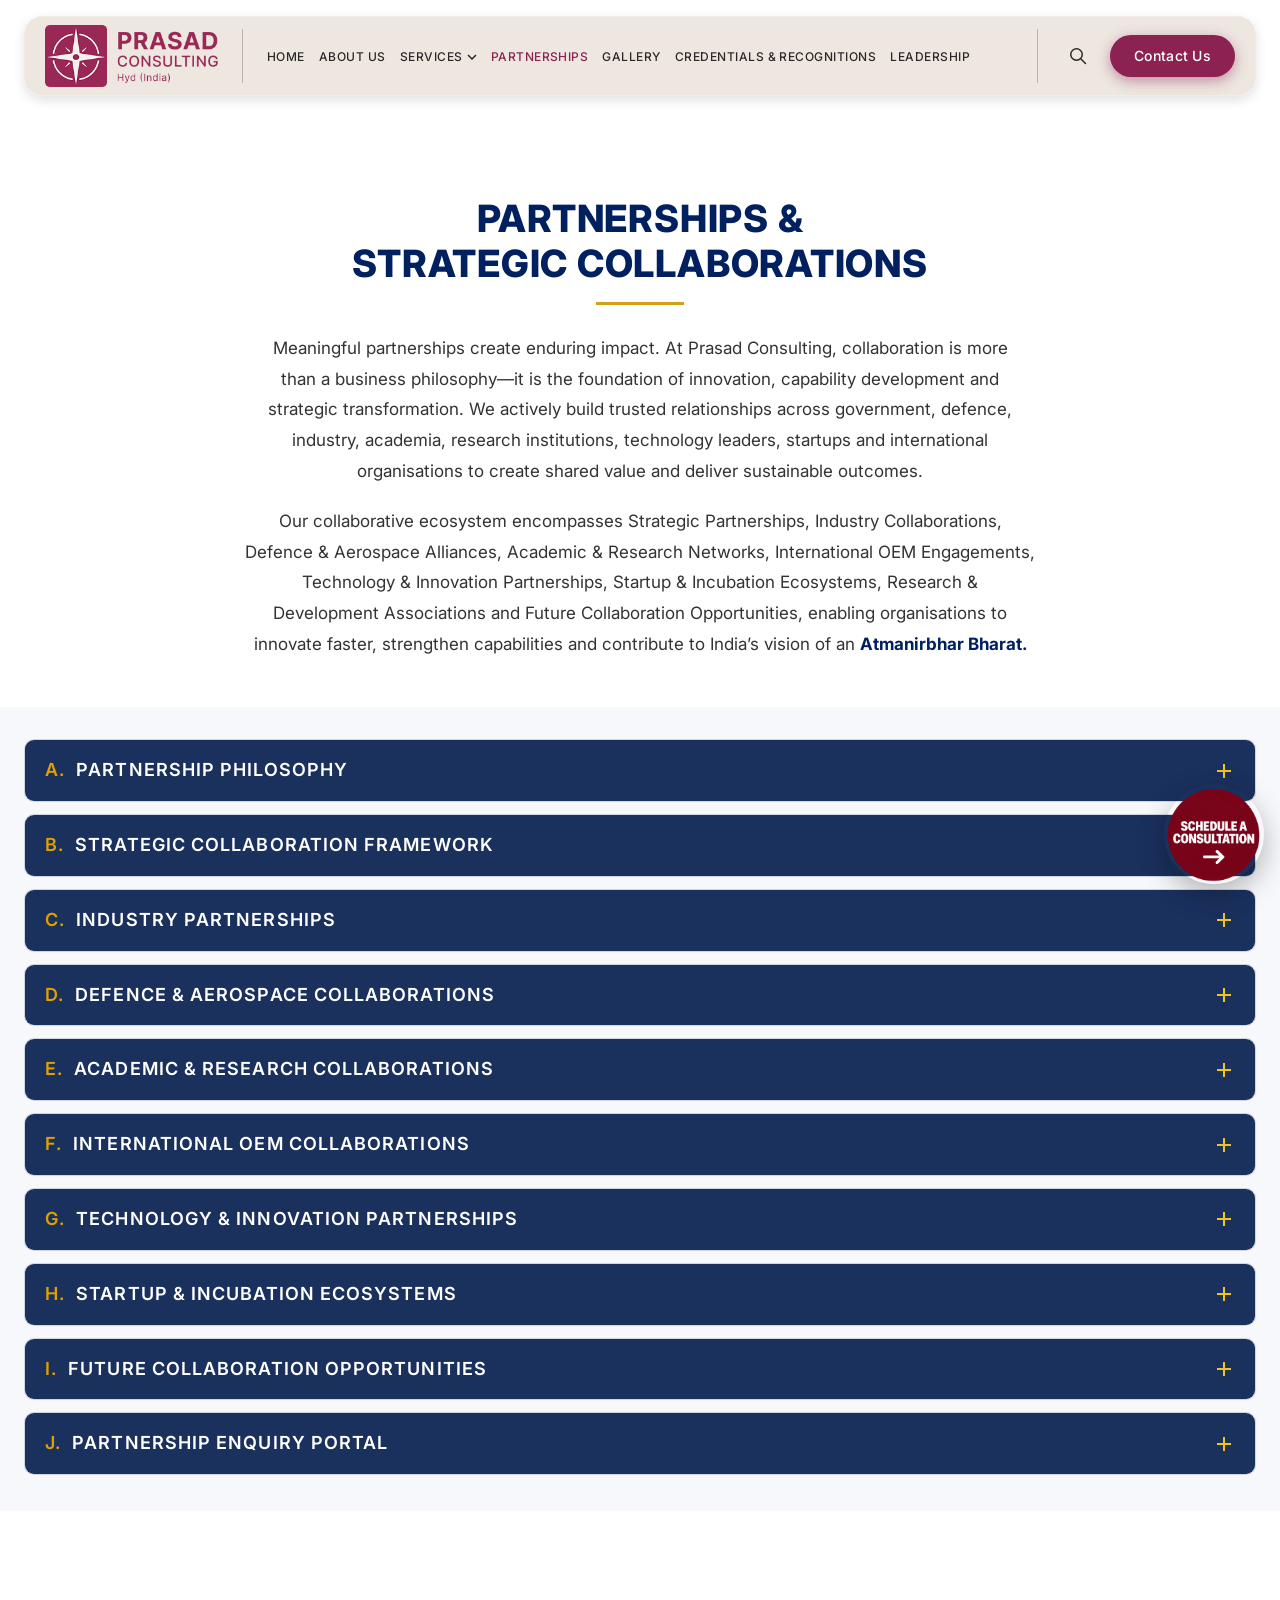
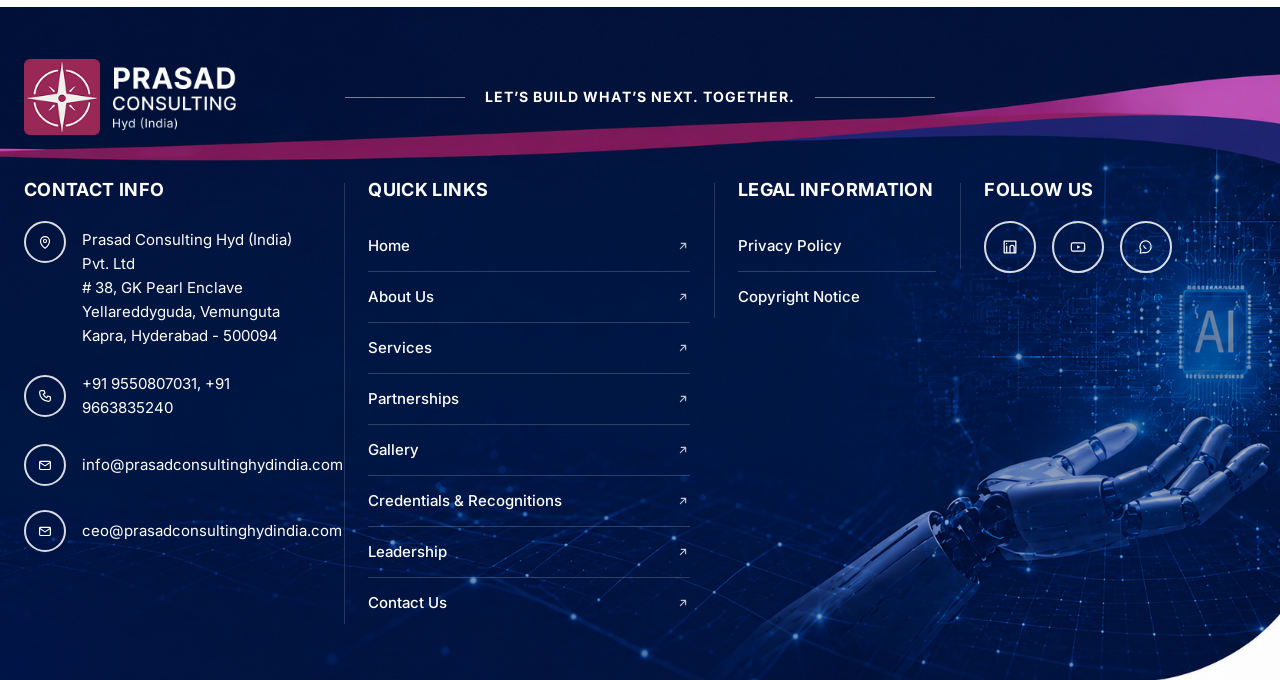
<file: partnerships.html>
<!DOCTYPE html>
<html lang="en">
<head>
  <meta charset="UTF-8">
  <meta name="viewport" content="width=device-width, initial-scale=1.0">
  <meta name="description" content="Partnerships &amp; Strategic Collaborations — Prasad Consulting Hyd (India) Pvt Ltd">
  <title>Partnerships | Prasad Consulting</title>
  <link rel="icon" href="assets/fevicon.png" type="image/png">

  <link rel="preconnect" href="https://fonts.googleapis.com">
  <link rel="preconnect" href="https://fonts.gstatic.com" crossorigin>
  <link rel="preload" href="https://fonts.googleapis.com/css2?family=Inter:wght@400;500;600;700&display=swap" as="style" onload="this.onload=null;this.rel='stylesheet'">
  <noscript><link rel="stylesheet" href="https://fonts.googleapis.com/css2?family=Inter:wght@400;500;600;700&display=swap"></noscript>
  <link rel="stylesheet" href="css/style.css">
  <link rel="stylesheet" href="css/header.css">
  <link rel="stylesheet" href="css/about.css">
  <link rel="stylesheet" href="css/partnerships.css">
  <link rel="stylesheet" href="css/footer.css">
</head>
<body>

  <div id="header"></div>

  <main class="page-content ps-page">

    <section class="ps-hero fade-up" aria-labelledby="ps-hero-heading">
      <div class="container">
        <h1 class="ps-hero__title" id="ps-hero-heading">Partnerships &amp;<br>Strategic Collaborations</h1>
        <span class="ps-hero__rule" aria-hidden="true"></span>
        <div class="ps-hero__body">
          <p>Meaningful partnerships create enduring impact. At Prasad Consulting, collaboration is more<br>
          than a business philosophy&mdash;it is the foundation of innovation, capability development and<br>
          strategic transformation. We actively build trusted relationships across government, defence,<br>
          industry, academia, research institutions, technology leaders, startups and international<br>
          organisations to create shared value and deliver sustainable outcomes.</p>
          <p>Our collaborative ecosystem encompasses Strategic Partnerships, Industry Collaborations,<br>
          Defence &amp; Aerospace Alliances, Academic &amp; Research Networks, International OEM Engagements,<br>
          Technology &amp; Innovation Partnerships, Startup &amp; Incubation Ecosystems, Research &amp;<br>
          Development Associations and Future Collaboration Opportunities, enabling organisations to<br>
          innovate faster, strengthen capabilities and contribute to India&rsquo;s vision of an <strong>Atmanirbhar Bharat.</strong></p>
        </div>
      </div>
    </section>

    <section class="about-acc ps-acc" aria-label="Partnerships details">
      <div class="container about-acc__container">

        <!-- A. Partnership Philosophy -->
        <div class="about-acc__item" id="philosophy">
          <button type="button" class="about-acc__trigger" aria-expanded="false" aria-controls="ps-panel-a">
            <span class="about-acc__title"><span class="ps-acc__letter">A.</span> Partnership Philosophy</span>
            <span class="about-acc__icon" aria-hidden="true"></span>
          </button>
          <div class="about-acc__panel" id="ps-panel-a" role="region" hidden>
            <div class="about-acc__panel-inner">
              <p class="ps-intro">Prasad Consulting believes that sustainable value creation emerges from collaboration rather than isolation. We actively promote partnerships among industries, academic institutions, research organisations, defence establishments, technology companies, startups and innovation ecosystems to deliver meaningful impact and long-term success.</p>
              <div class="ps-dots" aria-hidden="true"><span></span><span></span><span></span></div>
              <h3 class="ps-heading">Our Partnership Principles</h3>
              <div class="ps-cards ps-cards--6">
                <article class="ps-card">
                  <span class="ps-card__icon" aria-hidden="true">
                    <img src="assets/images/partnerships/Philosophy1.png" alt="" width="72" height="72" loading="lazy" decoding="async">
                  </span>
                  <h4 class="ps-card__title">Mutual Growth</h4>
                  <p class="ps-card__text">We grow together by creating shared opportunities and long-term value.</p>
                </article>
                <article class="ps-card">
                  <span class="ps-card__icon" aria-hidden="true">
                    <img src="assets/images/partnerships/Philosophy2.png" alt="" width="72" height="72" loading="lazy" decoding="async">
                  </span>
                  <h4 class="ps-card__title">Capability Enhancement</h4>
                  <p class="ps-card__text">We strengthen organisational capabilities through collaborative engagements.</p>
                </article>
                <article class="ps-card">
                  <span class="ps-card__icon" aria-hidden="true">
                    <img src="assets/images/partnerships/Philosophy3.png" alt="" width="72" height="72" loading="lazy" decoding="async">
                  </span>
                  <h4 class="ps-card__title">Technology Advancement</h4>
                  <p class="ps-card__text">We promote adoption of advanced technologies to drive excellence and innovation.</p>
                </article>
                <article class="ps-card">
                  <span class="ps-card__icon" aria-hidden="true">
                    <img src="assets/images/partnerships/Philosophy4.png" alt="" width="72" height="72" loading="lazy" decoding="async">
                  </span>
                  <h4 class="ps-card__title">Knowledge Sharing</h4>
                  <p class="ps-card__text">We believe in open exchange of knowledge and expertise for collective progress.</p>
                </article>
                <article class="ps-card">
                  <span class="ps-card__icon" aria-hidden="true">
                    <img src="assets/images/partnerships/Philosophy5.png" alt="" width="72" height="72" loading="lazy" decoding="async">
                  </span>
                  <h4 class="ps-card__title">Innovation Acceleration</h4>
                  <p class="ps-card__text">We co-create and accelerate innovative solutions that address emerging challenges.</p>
                </article>
                <article class="ps-card">
                  <span class="ps-card__icon" aria-hidden="true">
                    <img src="assets/images/partnerships/Philosophy6.png" alt="" width="72" height="72" loading="lazy" decoding="async">
                  </span>
                  <h4 class="ps-card__title">Strategic Value Creation</h4>
                  <p class="ps-card__text">We build strategic partnerships that deliver sustainable and measurable impact.</p>
                </article>
              </div>
              <div class="ps-note ps-note--philosophy">
                <span class="ps-note__icon" aria-hidden="true">
                  <img src="assets/images/partnerships/Philosophy7.png" alt="" width="88" height="88" loading="lazy" decoding="async">
                </span>
                <p>Our partnerships are built on trust, transparency and shared vision&mdash;enabling us to <strong>co-create value,</strong><br>
                enhance capabilities and <strong>contribute</strong> to nation-building and global progress.</p>
              </div>
            </div>
          </div>
        </div>

        <!-- B. Strategic Collaboration Framework -->
        <div class="about-acc__item" id="framework">
          <button type="button" class="about-acc__trigger" aria-expanded="false" aria-controls="ps-panel-b">
            <span class="about-acc__title"><span class="ps-acc__letter">B.</span> Strategic Collaboration Framework</span>
            <span class="about-acc__icon" aria-hidden="true"></span>
          </button>
          <div class="about-acc__panel" id="ps-panel-b" role="region" hidden>
            <div class="about-acc__panel-inner">
              <p class="ps-intro">Prasad Consulting operates at the intersection of multiple ecosystems.<br>Our collaboration framework connects organisations, institutions and innovators to co-create value, strengthen capabilities and deliver sustainable outcomes.</p>
              <div class="ps-framework">
                <img src="assets/images/partnerships/framwork.png" alt="Prasad Consulting strategic collaboration framework connecting industry, defence, academia, startups, innovation centres, research institutes, technology providers and international organisations" width="1200" height="700" loading="lazy" decoding="async">
              </div>
              <div class="ps-note ps-note--philosophy">
                <span class="ps-note__icon" aria-hidden="true">
                  <img src="assets/images/partnerships/Philosophy7.png" alt="" width="88" height="88" loading="lazy" decoding="async">
                </span>
                <p>This collaborative network enables us to deliver integrated solutions, drive innovation,<br>
                and create long-term value for our partners and the nation.</p>
              </div>
            </div>
          </div>
        </div>

        <!-- C. Industry Partnerships -->
        <div class="about-acc__item" id="industry">
          <button type="button" class="about-acc__trigger" aria-expanded="false" aria-controls="ps-panel-c">
            <span class="about-acc__title"><span class="ps-acc__letter">C.</span> Industry Partnerships</span>
            <span class="about-acc__icon" aria-hidden="true"></span>
          </button>
          <div class="about-acc__panel" id="ps-panel-c" role="region" hidden>
            <div class="about-acc__panel-inner ps-industry">
              <p class="ps-intro">We collaborate with industries across diverse sectors to enhance capabilities,<br>drive innovation and create sustainable value. Our industry partnerships help<br>organisations scale, transform and achieve long-term growth.</p>
              <div class="ps-status">
                <span class="ps-status__icon" aria-hidden="true">
                  <img src="assets/images/partnerships/Partnerships1.png" alt="" width="64" height="64" loading="lazy" decoding="async">
                </span>
                <div class="ps-status__label">
                  <span>Current Status</span>
                  <strong>Under Development</strong>
                </div>
                <p>We are continually expanding our industry partnership network.<br>Details of our partners and achievements will be updated here progressively.</p>
              </div>
              <h3 class="ps-heading ps-heading--left">Future Partnership Categories</h3>
              <div class="ps-cards ps-cards--industry">
                <article class="ps-card ps-card--compact">
                  <span class="ps-card__icon" aria-hidden="true">
                    <img src="assets/images/partnerships/Partnerships2.png" alt="" width="72" height="72" loading="lazy" decoding="async">
                  </span>
                  <h4 class="ps-card__title">Manufacturing Sector</h4>
                </article>
                <article class="ps-card ps-card--compact">
                  <span class="ps-card__icon" aria-hidden="true">
                    <img src="assets/images/partnerships/Partnerships3.png" alt="" width="72" height="72" loading="lazy" decoding="async">
                  </span>
                  <h4 class="ps-card__title">Defence Manufacturing</h4>
                </article>
                <article class="ps-card ps-card--compact">
                  <span class="ps-card__icon" aria-hidden="true">
                    <img src="assets/images/partnerships/Partnerships4.png" alt="" width="72" height="72" loading="lazy" decoding="async">
                  </span>
                  <h4 class="ps-card__title">Aerospace Sector</h4>
                </article>
                <article class="ps-card ps-card--compact">
                  <span class="ps-card__icon" aria-hidden="true">
                    <img src="assets/images/partnerships/Partnerships5.png" alt="" width="72" height="72" loading="lazy" decoding="async">
                  </span>
                  <h4 class="ps-card__title">Technology Organisations</h4>
                </article>
                <article class="ps-card ps-card--compact">
                  <span class="ps-card__icon" aria-hidden="true">
                    <img src="assets/images/partnerships/Partnerships6.png" alt="" width="72" height="72" loading="lazy" decoding="async">
                  </span>
                  <h4 class="ps-card__title">Industrial Service Providers</h4>
                </article>
                <article class="ps-card ps-card--compact">
                  <span class="ps-card__icon" aria-hidden="true">
                    <img src="assets/images/partnerships/Partnerships7.png" alt="" width="72" height="72" loading="lazy" decoding="async">
                  </span>
                  <h4 class="ps-card__title">Security &amp; Surveillance Sector</h4>
                </article>
                <article class="ps-card ps-card--compact">
                  <span class="ps-card__icon" aria-hidden="true">
                    <img src="assets/images/partnerships/Partnerships8.png" alt="" width="72" height="72" loading="lazy" decoding="async">
                  </span>
                  <h4 class="ps-card__title">Consulting Alliances</h4>
                </article>
                <article class="ps-card ps-card--compact">
                  <span class="ps-card__icon" aria-hidden="true">
                    <img src="assets/images/partnerships/Partnerships9.png" alt="" width="72" height="72" loading="lazy" decoding="async">
                  </span>
                  <h4 class="ps-card__title">Business Development Networks</h4>
                </article>
              </div>
              <h3 class="ps-heading ps-heading--left">Partnership Snapshot <span>(To be populated)</span></h3>
              <div class="ps-table-wrap">
                <table class="ps-table">
                  <thead>
                    <tr>
                      <th>Partner Name</th>
                      <th>Nature of Collaboration</th>
                      <th>Areas of Cooperation</th>
                      <th>Key Achievements</th>
                      <th>Strategic Outcomes</th>
                    </tr>
                  </thead>
                  <tbody>
                    <tr>
                      <td>&mdash;</td>
                      <td>&mdash;</td>
                      <td>&mdash;</td>
                      <td>&mdash;</td>
                      <td>&mdash;</td>
                    </tr>
                  </tbody>
                </table>
              </div>
              <div class="ps-note ps-note--industry">
                <span class="ps-note__icon ps-note__icon--dash" aria-hidden="true">
                  <svg viewBox="0 0 48 48" fill="none">
                    <circle cx="24" cy="13.5" r="3.4" stroke="currentColor" stroke-width="1.8"/>
                    <path d="M16.5 33.5c1.4-5.4 4.4-8 7.5-8s6.1 2.6 7.5 8" stroke="currentColor" stroke-width="1.8" stroke-linecap="round"/>
                    <circle cx="12.5" cy="16.5" r="3" stroke="currentColor" stroke-width="1.8"/>
                    <path d="M6.5 33.5c1.1-4.6 3.4-6.8 6-6.8 1.4 0 2.7.6 3.7 1.6" stroke="currentColor" stroke-width="1.8" stroke-linecap="round"/>
                    <circle cx="35.5" cy="16.5" r="3" stroke="currentColor" stroke-width="1.8"/>
                    <path d="M31.8 28.3c1-1 2.3-1.6 3.7-1.6 2.6 0 4.9 2.2 6 6.8" stroke="currentColor" stroke-width="1.8" stroke-linecap="round"/>
                  </svg>
                </span>
                <p>Our industry partnerships are built on trust, collaboration and a shared commitment to excellence, enabling <strong>mutual growth</strong> and <strong>nation-building.</strong></p>
              </div>
            </div>
          </div>
        </div>

        <!-- D. Defence & Aerospace Collaborations -->
        <div class="about-acc__item" id="defence">
          <button type="button" class="about-acc__trigger" aria-expanded="false" aria-controls="ps-panel-d">
            <span class="about-acc__title"><span class="ps-acc__letter">D.</span> Defence &amp; Aerospace Collaborations</span>
            <span class="about-acc__icon" aria-hidden="true"></span>
          </button>
          <div class="about-acc__panel" id="ps-panel-d" role="region" hidden>
            <div class="about-acc__panel-inner ps-defence">
              <p class="ps-intro">We partner with organisations in the defence and aerospace domains to strengthen national security, advance indigenous capabilities, and drive technological excellence.<br>Our collaborations support innovation, self-reliance and strategic preparedness.</p>
              <div class="ps-status">
                <span class="ps-status__icon" aria-hidden="true">
                  <img src="assets/images/partnerships/collaborationstop.png" alt="" width="64" height="64" loading="lazy" decoding="async">
                </span>
                <div class="ps-status__label">
                  <span>Current Status</span>
                  <strong>Under Development</strong>
                </div>
                <p>Our network of defence and aerospace collaborators is expanding.<br>Details of our partners and achievements will be updated here progressively.</p>
              </div>
              <h3 class="ps-heading ps-heading--left">Key Collaboration Areas</h3>
              <div class="ps-cards ps-cards--defence">
                <article class="ps-card">
                  <span class="ps-card__icon" aria-hidden="true">
                    <img src="assets/images/partnerships/collaborations1.png" alt="" width="72" height="72" loading="lazy" decoding="async">
                  </span>
                  <h4 class="ps-card__title">Defence Technology</h4>
                  <p class="ps-card__text">Development of advanced defence technologies and solutions.</p>
                </article>
                <article class="ps-card">
                  <span class="ps-card__icon" aria-hidden="true">
                    <img src="assets/images/partnerships/collaborations2.png" alt="" width="72" height="72" loading="lazy" decoding="async">
                  </span>
                  <h4 class="ps-card__title">Aerospace Systems</h4>
                  <p class="ps-card__text">Collaboration on aerospace platforms, systems and sub-systems.</p>
                </article>
                <article class="ps-card">
                  <span class="ps-card__icon" aria-hidden="true">
                    <img src="assets/images/partnerships/collaborations3.png" alt="" width="72" height="72" loading="lazy" decoding="async">
                  </span>
                  <h4 class="ps-card__title">Homeland Security</h4>
                  <p class="ps-card__text">Enhancing national security through integrated solutions and technologies.</p>
                </article>
                <article class="ps-card">
                  <span class="ps-card__icon" aria-hidden="true">
                    <img src="assets/images/partnerships/collaborations4.png" alt="" width="72" height="72" loading="lazy" decoding="async">
                  </span>
                  <h4 class="ps-card__title">Maritime Security</h4>
                  <p class="ps-card__text">Strengthening maritime domain awareness and security capabilities.</p>
                </article>
                <article class="ps-card">
                  <span class="ps-card__icon" aria-hidden="true">
                    <img src="assets/images/partnerships/collaborations5.png" alt="" width="72" height="72" loading="lazy" decoding="async">
                  </span>
                  <h4 class="ps-card__title">Naval Systems</h4>
                  <p class="ps-card__text">Partnerships in naval platforms, systems and mission equipment.</p>
                </article>
                <article class="ps-card">
                  <span class="ps-card__icon" aria-hidden="true">
                    <img src="assets/images/partnerships/collaborations6.png" alt="" width="72" height="72" loading="lazy" decoding="async">
                  </span>
                  <h4 class="ps-card__title">Surveillance Technologies</h4>
                  <p class="ps-card__text">Co-development of surveillance, ISR and situational awareness solutions.</p>
                </article>
                <article class="ps-card">
                  <span class="ps-card__icon" aria-hidden="true">
                    <img src="assets/images/partnerships/collaborations7.png" alt="" width="72" height="72" loading="lazy" decoding="async">
                  </span>
                  <h4 class="ps-card__title">Cyber Security</h4>
                  <p class="ps-card__text">Collaborating on cyber defence and information security solutions.</p>
                </article>
                <article class="ps-card">
                  <span class="ps-card__icon" aria-hidden="true">
                    <img src="assets/images/partnerships/collaborations8.png" alt="" width="72" height="72" loading="lazy" decoding="async">
                  </span>
                  <h4 class="ps-card__title">Strategic Technologies</h4>
                  <p class="ps-card__text">Partnering in next-gen and emerging strategic technologies.</p>
                </article>
              </div>
              <div class="ps-note ps-note--defence">
                <span class="ps-note__icon" aria-hidden="true">
                  <img src="assets/images/partnerships/collaborationsbottom.png" alt="" width="88" height="88" loading="lazy" decoding="async">
                </span>
                <p>Our defence and aerospace collaborations contribute to <strong>Atmanirbhar Bharat</strong>, strengthen strategic capabilities, and support a <strong>secure, self-reliant</strong> and <strong>technologically advanced</strong> India.</p>
              </div>
            </div>
          </div>
        </div>

        <!-- E. Academic & Research Collaborations -->
        <div class="about-acc__item" id="academic">
          <button type="button" class="about-acc__trigger" aria-expanded="false" aria-controls="ps-panel-e">
            <span class="about-acc__title"><span class="ps-acc__letter">E.</span> Academic &amp; Research Collaborations</span>
            <span class="about-acc__icon" aria-hidden="true"></span>
          </button>
          <div class="about-acc__panel" id="ps-panel-e" role="region" hidden>
            <div class="about-acc__panel-inner ps-academic">
              <p class="ps-intro">We collaborate with academic institutions and research organisations to foster knowledge creation, promote innovation, and develop future-ready talent and technologies.<br>These partnerships bridge the gap between academia and industry for mutual growth and societal impact.</p>
              <div class="ps-status">
                <span class="ps-status__icon" aria-hidden="true">
                  <img src="assets/images/partnerships/academictop.png" alt="" width="64" height="64" loading="lazy" decoding="async">
                </span>
                <div class="ps-status__label">
                  <span>Current Status</span>
                  <strong>Under Development</strong>
                </div>
                <p>We are building a strong academic and research collaboration network.<br>Details of our partners and initiatives will be updated here progressively.</p>
              </div>
              <h3 class="ps-heading ps-heading--left">Collaboration Categories</h3>
              <div class="ps-cards ps-cards--academic">
                <article class="ps-card">
                  <span class="ps-card__icon" aria-hidden="true">
                    <img src="assets/images/partnerships/academic1.png" alt="" width="72" height="72" loading="lazy" decoding="async">
                  </span>
                  <h4 class="ps-card__title">Universities</h4>
                  <p class="ps-card__text">Collaborating on research, innovation, and knowledge exchange initiatives.</p>
                </article>
                <article class="ps-card">
                  <span class="ps-card__icon" aria-hidden="true">
                    <img src="assets/images/partnerships/academic2.png" alt="" width="72" height="72" loading="lazy" decoding="async">
                  </span>
                  <h4 class="ps-card__title">Engineering Colleges</h4>
                  <p class="ps-card__text">Supporting curriculum enhancement, projects, and skill development.</p>
                </article>
                <article class="ps-card">
                  <span class="ps-card__icon" aria-hidden="true">
                    <img src="assets/images/partnerships/academic3.png" alt="" width="72" height="72" loading="lazy" decoding="async">
                  </span>
                  <h4 class="ps-card__title">Research Institutions</h4>
                  <p class="ps-card__text">Joint research programs, technology development, and problem-solving.</p>
                </article>
                <article class="ps-card">
                  <span class="ps-card__icon" aria-hidden="true">
                    <img src="assets/images/partnerships/academic4.png" alt="" width="72" height="72" loading="lazy" decoding="async">
                  </span>
                  <h4 class="ps-card__title">Centres of Excellence</h4>
                  <p class="ps-card__text">Building specialised centres for advanced research and innovation.</p>
                </article>
                <article class="ps-card">
                  <span class="ps-card__icon" aria-hidden="true">
                    <img src="assets/images/partnerships/academic5.png" alt="" width="72" height="72" loading="lazy" decoding="async">
                  </span>
                  <h4 class="ps-card__title">Innovation Hubs</h4>
                  <p class="ps-card__text">Promoting innovation ecosystems and collaborative solutions.</p>
                </article>
                <article class="ps-card">
                  <span class="ps-card__icon" aria-hidden="true">
                    <img src="assets/images/partnerships/academic6.png" alt="" width="72" height="72" loading="lazy" decoding="async">
                  </span>
                  <h4 class="ps-card__title">Incubation Centres</h4>
                  <p class="ps-card__text">Supporting ideation, prototyping and startup incubation initiatives.</p>
                </article>
                <article class="ps-card">
                  <span class="ps-card__icon" aria-hidden="true">
                    <img src="assets/images/partnerships/academic7.png" alt="" width="72" height="72" loading="lazy" decoding="async">
                  </span>
                  <h4 class="ps-card__title">Professional Bodies</h4>
                  <p class="ps-card__text">Engaging with professional bodies for thought leadership and knowledge sharing.</p>
                </article>
              </div>
              <div class="ps-note ps-note--academic">
                <span class="ps-note__icon" aria-hidden="true">
                  <img src="assets/images/partnerships/academicbottom.png" alt="" width="88" height="88" loading="lazy" decoding="async">
                </span>
                <p>Our academic and research partnerships cultivate innovation, develop talent, and contribute to creating a <strong>knowledge-driven</strong> and <strong>self-reliant India.</strong></p>
              </div>
            </div>
          </div>
        </div>

        <!-- F. International OEM Collaborations -->
        <div class="about-acc__item" id="oem">
          <button type="button" class="about-acc__trigger" aria-expanded="false" aria-controls="ps-panel-f">
            <span class="about-acc__title"><span class="ps-acc__letter">F.</span> International OEM Collaborations</span>
            <span class="about-acc__icon" aria-hidden="true"></span>
          </button>
          <div class="about-acc__panel" id="ps-panel-f" role="region" hidden>
            <div class="about-acc__panel-inner ps-oem">
              <p class="ps-intro">We collaborate with global Original Equipment Manufacturers (OEMs) to bring world-class technologies, capabilities and solutions to India.<br>These partnerships support technology transfer, localisation, capacity building and global best practices for national and industrial growth.</p>
              <div class="ps-status">
                <span class="ps-status__icon" aria-hidden="true">
                  <img src="assets/images/partnerships/OEMstop.png" alt="" width="64" height="64" loading="lazy" decoding="async">
                </span>
                <div class="ps-status__label">
                  <span>Current Status</span>
                  <strong>Under Development</strong>
                </div>
                <p>We are forging strategic collaborations with leading international OEMs.<br>Details of our partners and collaborative initiatives will be updated here progressively.</p>
              </div>
              <h3 class="ps-heading ps-heading--left">Collaboration Categories</h3>
              <div class="ps-cards ps-cards--oem">
                <article class="ps-card">
                  <span class="ps-card__icon" aria-hidden="true">
                    <img src="assets/images/partnerships/OEMs1.png" alt="" width="72" height="72" loading="lazy" decoding="async">
                  </span>
                  <h4 class="ps-card__title">Defence OEMs</h4>
                  <p class="ps-card__text">Partnering with global defence manufacturers to deliver advanced systems and solutions for national security.</p>
                </article>
                <article class="ps-card">
                  <span class="ps-card__icon" aria-hidden="true">
                    <img src="assets/images/partnerships/OEMs2.png" alt="" width="72" height="72" loading="lazy" decoding="async">
                  </span>
                  <h4 class="ps-card__title">Aerospace OEMs</h4>
                  <p class="ps-card__text">Collaborations with leading aerospace companies to enhance capabilities in aircraft systems, avionics, and aerospace technologies.</p>
                </article>
                <article class="ps-card">
                  <span class="ps-card__icon" aria-hidden="true">
                    <img src="assets/images/partnerships/OEMs3.png" alt="" width="72" height="72" loading="lazy" decoding="async">
                  </span>
                  <h4 class="ps-card__title">Security Technology Providers</h4>
                  <p class="ps-card__text">Working with global security technology leaders to strengthen surveillance, monitoring and protection ecosystems.</p>
                </article>
                <article class="ps-card">
                  <span class="ps-card__icon" aria-hidden="true">
                    <img src="assets/images/partnerships/OEMs4.png" alt="" width="72" height="72" loading="lazy" decoding="async">
                  </span>
                  <h4 class="ps-card__title">Industrial Technology Companies</h4>
                  <p class="ps-card__text">Engaging with international industrial technology leaders to improve productivity, efficiency and operational excellence.</p>
                </article>
                <article class="ps-card">
                  <span class="ps-card__icon" aria-hidden="true">
                    <img src="assets/images/partnerships/OEMs5.png" alt="" width="72" height="72" loading="lazy" decoding="async">
                  </span>
                  <h4 class="ps-card__title">Strategic Technology Organisations</h4>
                  <p class="ps-card__text">Collaborating with global strategic technology organisations for cutting-edge innovation and technology leadership.</p>
                </article>
              </div>
              <div class="ps-note ps-note--oem">
                <span class="ps-note__icon" aria-hidden="true">
                  <img src="assets/images/partnerships/OEMsbottom.png" alt="" width="88" height="88" loading="lazy" decoding="async">
                </span>
                <p>Our international OEM collaborations enable access to advanced technologies, global expertise, and best practices&mdash;driving <strong>innovation, self-reliance</strong> and <strong>global competitiveness</strong> for India.</p>
              </div>
            </div>
          </div>
        </div>

        <!-- G. Technology & Innovation Partnerships -->
        <div class="about-acc__item" id="technology">
          <button type="button" class="about-acc__trigger" aria-expanded="false" aria-controls="ps-panel-g">
            <span class="about-acc__title"><span class="ps-acc__letter">G.</span> Technology &amp; Innovation Partnerships</span>
            <span class="about-acc__icon" aria-hidden="true"></span>
          </button>
          <div class="about-acc__panel" id="ps-panel-g" role="region" hidden>
            <div class="about-acc__panel-inner ps-tech">
              <p class="ps-intro">We collaborate with technology leaders and innovators to build future-ready solutions,<br>accelerate digital transformation and advance emerging technologies.<br>These partnerships drive innovation, strengthen capabilities and create impactful outcomes.</p>
              <div class="ps-status">
                <span class="ps-status__icon" aria-hidden="true">
                  <img src="assets/images/partnerships/technologytop.png" alt="" width="64" height="64" loading="lazy" decoding="async">
                </span>
                <div class="ps-status__label">
                  <span>Current Status</span>
                  <strong>Under Development</strong>
                </div>
                <p>We are expanding collaborations across key technology and innovation domains.<br>Details of our partners and initiatives will be updated here progressively.</p>
              </div>
              <h3 class="ps-heading ps-heading--left">Key Partnership Areas</h3>
              <div class="ps-cards ps-cards--tech">
                <article class="ps-card">
                  <span class="ps-card__icon" aria-hidden="true">
                    <img src="assets/images/partnerships/technology1.png" alt="" width="56" height="56" loading="lazy" decoding="async">
                  </span>
                  <h4 class="ps-card__title">Artificial Intelligence</h4>
                  <p class="ps-card__text">Collaborating on AI solutions, machine learning models and intelligent systems for real-world impact.</p>
                </article>
                <article class="ps-card">
                  <span class="ps-card__icon" aria-hidden="true">
                    <img src="assets/images/partnerships/technology2.png" alt="" width="56" height="56" loading="lazy" decoding="async">
                  </span>
                  <h4 class="ps-card__title">Cyber Security</h4>
                  <p class="ps-card__text">Strengthening cyber resilience through advanced security technologies and frameworks.</p>
                </article>
                <article class="ps-card">
                  <span class="ps-card__icon" aria-hidden="true">
                    <img src="assets/images/partnerships/technology3.png" alt="" width="56" height="56" loading="lazy" decoding="async">
                  </span>
                  <h4 class="ps-card__title">Surveillance Systems</h4>
                  <p class="ps-card__text">Developing next-gen surveillance, sensing and monitoring technologies for critical applications.</p>
                </article>
                <article class="ps-card">
                  <span class="ps-card__icon" aria-hidden="true">
                    <img src="assets/images/partnerships/technology4.png" alt="" width="56" height="56" loading="lazy" decoding="async">
                  </span>
                  <h4 class="ps-card__title">Defence Technologies</h4>
                  <p class="ps-card__text">Co-creating advanced defence solutions across platforms, systems and mission technologies.</p>
                </article>
                <article class="ps-card">
                  <span class="ps-card__icon" aria-hidden="true">
                    <img src="assets/images/partnerships/technology5.png" alt="" width="56" height="56" loading="lazy" decoding="async">
                  </span>
                  <h4 class="ps-card__title">Aerospace Technologies</h4>
                  <p class="ps-card__text">Partnering on avionics, materials, propulsion and aerospace innovation for future capabilities.</p>
                </article>
                <article class="ps-card">
                  <span class="ps-card__icon" aria-hidden="true">
                    <img src="assets/images/partnerships/technology6.png" alt="" width="56" height="56" loading="lazy" decoding="async">
                  </span>
                  <h4 class="ps-card__title">Industry 4.0</h4>
                  <p class="ps-card__text">Enabling smart manufacturing through IoT, robotics, automation and digital integration.</p>
                </article>
                <article class="ps-card">
                  <span class="ps-card__icon" aria-hidden="true">
                    <img src="assets/images/partnerships/technology7.png" alt="" width="56" height="56" loading="lazy" decoding="async">
                  </span>
                  <h4 class="ps-card__title">Digital Transformation</h4>
                  <p class="ps-card__text">Driving digital modernisation, cloud adoption and data-driven decision making.</p>
                </article>
                <article class="ps-card">
                  <span class="ps-card__icon" aria-hidden="true">
                    <img src="assets/images/partnerships/technology8.png" alt="" width="56" height="56" loading="lazy" decoding="async">
                  </span>
                  <h4 class="ps-card__title">Smart Manufacturing</h4>
                  <p class="ps-card__text">Enhancing agility, quality and efficiency with smart processes, analytics and intelligent systems.</p>
                </article>
                <article class="ps-card">
                  <span class="ps-card__icon" aria-hidden="true">
                    <img src="assets/images/partnerships/technology9.png" alt="" width="56" height="56" loading="lazy" decoding="async">
                  </span>
                  <h4 class="ps-card__title">Technology Incubation</h4>
                  <p class="ps-card__text">Supporting innovation pipelines, prototypes and commercialization through incubation networks.</p>
                </article>
              </div>
              <div class="ps-note ps-note--tech">
                <span class="ps-note__icon" aria-hidden="true">
                  <img src="assets/images/partnerships/technologybottom.png" alt="" width="88" height="88" loading="lazy" decoding="async">
                </span>
                <p>Our technology and innovation partnerships fuel <strong>breakthrough solutions</strong>, enhance <strong>operational excellence</strong>, and accelerate the journey towards an <strong>Atmanirbhar Bharat</strong> through indigenous innovation.</p>
              </div>
            </div>
          </div>
        </div>

        <!-- H. Startup & Incubation Ecosystems -->
        <div class="about-acc__item" id="startup">
          <button type="button" class="about-acc__trigger" aria-expanded="false" aria-controls="ps-panel-h">
            <span class="about-acc__title"><span class="ps-acc__letter">H.</span> Startup &amp; Incubation Ecosystems</span>
            <span class="about-acc__icon" aria-hidden="true"></span>
          </button>
          <div class="about-acc__panel" id="ps-panel-h" role="region" hidden>
            <div class="about-acc__panel-inner ps-startup">
              <p class="ps-intro">We collaborate with startups, incubators and innovation ecosystems to nurture ideas, accelerate growth and build impactful solutions.<br>These partnerships empower entrepreneurs, strengthen innovation pipelines and contribute to a vibrant <strong>Atmanirbhar Bharat.</strong></p>
              <div class="ps-status ps-status--startup">
                <span class="ps-status__icon" aria-hidden="true">
                  <img src="assets/images/partnerships/startuptop1.png" alt="" width="64" height="64" loading="lazy" decoding="async">
                </span>
                <div class="ps-status__label">
                  <span>Current Status</span>
                  <strong>Under Development</strong>
                </div>
                <div class="ps-status__copy">
                  <span class="ps-status__side-icon" aria-hidden="true">
                    <img src="assets/images/partnerships/startuptop2.png" alt="" width="48" height="48" loading="lazy" decoding="async">
                  </span>
                  <p>We are building a robust startup and incubation network.<br>Details of our partners, programs and success stories will be updated here progressively.</p>
                </div>
              </div>
              <h3 class="ps-heading ps-heading--left">Collaboration Categories</h3>
              <div class="ps-cards ps-cards--startup">
                <article class="ps-card">
                  <span class="ps-card__icon" aria-hidden="true">
                    <img src="assets/images/partnerships/startup1.png" alt="" width="64" height="64" loading="lazy" decoding="async">
                  </span>
                  <h4 class="ps-card__title">Startup Mentoring</h4>
                  <p class="ps-card__text">Guiding startups with domain expertise, strategy and business development support.</p>
                </article>
                <article class="ps-card">
                  <span class="ps-card__icon" aria-hidden="true">
                    <img src="assets/images/partnerships/startup2.png" alt="" width="64" height="64" loading="lazy" decoding="async">
                  </span>
                  <h4 class="ps-card__title">Innovation Support</h4>
                  <p class="ps-card__text">Encouraging innovative ideas and breakthrough solutions through collaborative support.</p>
                </article>
                <article class="ps-card">
                  <span class="ps-card__icon" aria-hidden="true">
                    <img src="assets/images/partnerships/startup3.png" alt="" width="64" height="64" loading="lazy" decoding="async">
                  </span>
                  <h4 class="ps-card__title">Technology Incubation</h4>
                  <p class="ps-card__text">Providing infrastructure, technical guidance and resources to incubate deep-tech solutions.</p>
                </article>
                <article class="ps-card">
                  <span class="ps-card__icon" aria-hidden="true">
                    <img src="assets/images/partnerships/startup4.png" alt="" width="64" height="64" loading="lazy" decoding="async">
                  </span>
                  <h4 class="ps-card__title">Product Development</h4>
                  <p class="ps-card__text">Supporting startups in designing, prototyping and developing market-ready products.</p>
                </article>
                <article class="ps-card">
                  <span class="ps-card__icon" aria-hidden="true">
                    <img src="assets/images/partnerships/startup5.png" alt="" width="64" height="64" loading="lazy" decoding="async">
                  </span>
                  <h4 class="ps-card__title">Industry Connections</h4>
                  <p class="ps-card__text">Connecting startups with industry partners, customers and supply chain networks.</p>
                </article>
                <article class="ps-card">
                  <span class="ps-card__icon" aria-hidden="true">
                    <img src="assets/images/partnerships/startup6.png" alt="" width="64" height="64" loading="lazy" decoding="async">
                  </span>
                  <h4 class="ps-card__title">Investor Linkages</h4>
                  <p class="ps-card__text">Facilitating access to investors, funding opportunities and accelerator programs.</p>
                </article>
                <article class="ps-card">
                  <span class="ps-card__icon" aria-hidden="true">
                    <img src="assets/images/partnerships/startup7.png" alt="" width="64" height="64" loading="lazy" decoding="async">
                  </span>
                  <h4 class="ps-card__title">Academic Partnerships</h4>
                  <p class="ps-card__text">Partnering with academia and research institutions to drive innovation and skill development.</p>
                </article>
              </div>
              <div class="ps-note ps-note--startup">
                <span class="ps-note__icon" aria-hidden="true">
                  <img src="assets/images/partnerships/startupbottom1.png" alt="" width="72" height="72" loading="lazy" decoding="async">
                </span>
                <p>Our startup and incubation partnerships foster innovation, create opportunities and build a strong ecosystem for future-ready entrepreneurs and enterprises.</p>
                <ol class="ps-flow">
                  <li>
                    <span class="ps-flow__icon" aria-hidden="true">
                      <img src="assets/images/partnerships/startupbottom2.png" alt="" width="40" height="40" loading="lazy" decoding="async">
                    </span>
                    Empower Entrepreneurs
                  </li>
                  <li>
                    <span class="ps-flow__icon" aria-hidden="true">
                      <img src="assets/images/partnerships/startupbottom3.png" alt="" width="40" height="40" loading="lazy" decoding="async">
                    </span>
                    Accelerate Innovation
                  </li>
                  <li>
                    <span class="ps-flow__icon" aria-hidden="true">
                      <img src="assets/images/partnerships/startupbottom4.png" alt="" width="40" height="40" loading="lazy" decoding="async">
                    </span>
                    Create Impact
                  </li>
                </ol>
              </div>
            </div>
          </div>
        </div>

        <!-- I. Future Collaboration Opportunities -->
        <div class="about-acc__item" id="future">
          <button type="button" class="about-acc__trigger" aria-expanded="false" aria-controls="ps-panel-i">
            <span class="about-acc__title"><span class="ps-acc__letter">I.</span> Future Collaboration Opportunities</span>
            <span class="about-acc__icon" aria-hidden="true"></span>
          </button>
          <div class="about-acc__panel" id="ps-panel-i" role="region" hidden>
            <div class="about-acc__panel-inner ps-opportunities">
              <p class="ps-intro">Prasad Consulting welcomes discussions with organisations seeking meaningful collaboration in areas such as:</p>
              <div class="ps-cards ps-cards--opportunities">
                <article class="ps-card ps-card--compact">
                  <span class="ps-card__icon" aria-hidden="true">
                    <img src="assets/images/partnerships/Opportunities1.png" alt="" width="64" height="64" loading="lazy" decoding="async">
                  </span>
                  <h4 class="ps-card__title">Defence</h4>
                </article>
                <article class="ps-card ps-card--compact">
                  <span class="ps-card__icon" aria-hidden="true">
                    <img src="assets/images/partnerships/Opportunities2.png" alt="" width="64" height="64" loading="lazy" decoding="async">
                  </span>
                  <h4 class="ps-card__title">Aerospace</h4>
                </article>
                <article class="ps-card ps-card--compact">
                  <span class="ps-card__icon" aria-hidden="true">
                    <img src="assets/images/partnerships/Opportunities3.png" alt="" width="64" height="64" loading="lazy" decoding="async">
                  </span>
                  <h4 class="ps-card__title">Homeland Security</h4>
                </article>
                <article class="ps-card ps-card--compact">
                  <span class="ps-card__icon" aria-hidden="true">
                    <img src="assets/images/partnerships/Opportunities4.png" alt="" width="64" height="64" loading="lazy" decoding="async">
                  </span>
                  <h4 class="ps-card__title">Artificial Intelligence</h4>
                </article>
                <article class="ps-card ps-card--compact">
                  <span class="ps-card__icon" aria-hidden="true">
                    <img src="assets/images/partnerships/Opportunities5.png" alt="" width="64" height="64" loading="lazy" decoding="async">
                  </span>
                  <h4 class="ps-card__title">Technology Innovation</h4>
                </article>
                <article class="ps-card ps-card--compact">
                  <span class="ps-card__icon" aria-hidden="true">
                    <img src="assets/images/partnerships/Opportunities6.png" alt="" width="64" height="64" loading="lazy" decoding="async">
                  </span>
                  <h4 class="ps-card__title">Academia-Industry Programmes</h4>
                </article>
                <article class="ps-card ps-card--compact">
                  <span class="ps-card__icon" aria-hidden="true">
                    <img src="assets/images/partnerships/Opportunities7.png" alt="" width="64" height="64" loading="lazy" decoding="async">
                  </span>
                  <h4 class="ps-card__title">Industrial Growth</h4>
                </article>
                <article class="ps-card ps-card--compact">
                  <span class="ps-card__icon" aria-hidden="true">
                    <img src="assets/images/partnerships/Opportunities8.png" alt="" width="64" height="64" loading="lazy" decoding="async">
                  </span>
                  <h4 class="ps-card__title">Strategic Advisory</h4>
                </article>
                <article class="ps-card ps-card--compact">
                  <span class="ps-card__icon" aria-hidden="true">
                    <img src="assets/images/partnerships/Opportunities9.png" alt="" width="64" height="64" loading="lazy" decoding="async">
                  </span>
                  <h4 class="ps-card__title">Maritime &amp; Shipbuilding Infrastructure</h4>
                </article>
                <article class="ps-card ps-card--compact">
                  <span class="ps-card__icon" aria-hidden="true">
                    <img src="assets/images/partnerships/Opportunities10.png" alt="" width="64" height="64" loading="lazy" decoding="async">
                  </span>
                  <h4 class="ps-card__title">Cyber Security</h4>
                </article>
                <article class="ps-card ps-card--compact">
                  <span class="ps-card__icon" aria-hidden="true">
                    <img src="assets/images/partnerships/Opportunities11.png" alt="" width="64" height="64" loading="lazy" decoding="async">
                  </span>
                  <h4 class="ps-card__title">Research &amp; Development</h4>
                </article>
              </div>
              <div class="ps-note ps-note--opportunities">
                <span class="ps-note__icon ps-note__icon--dash" aria-hidden="true">
                  <img src="assets/images/partnerships/Opportunitiesbottom1.png" alt="" width="56" height="56" loading="lazy" decoding="async">
                </span>
                <p>We look forward to building <strong>impactful partnerships</strong> that contribute to national development and create <strong>long-term value.</strong></p>
                <ol class="ps-flow">
                  <li>
                    <span class="ps-flow__icon" aria-hidden="true">
                      <img src="assets/images/partnerships/Opportunitiesbottom2.png" alt="" width="40" height="40" loading="lazy" decoding="async">
                    </span>
                    Collaborate
                  </li>
                  <li>
                    <span class="ps-flow__icon" aria-hidden="true">
                      <img src="assets/images/partnerships/Opportunitiesbottom3.png" alt="" width="40" height="40" loading="lazy" decoding="async">
                    </span>
                    Drive Impact
                  </li>
                  <li>
                    <span class="ps-flow__icon" aria-hidden="true">
                      <img src="assets/images/partnerships/Opportunitiesbottom4.png" alt="" width="40" height="40" loading="lazy" decoding="async">
                    </span>
                    Build a Stronger India
                  </li>
                </ol>
              </div>
            </div>
          </div>
        </div>

        <!-- J. Partnership Enquiry Portal -->
        <div class="about-acc__item" id="enquiry">
          <button type="button" class="about-acc__trigger" aria-expanded="false" aria-controls="ps-panel-j">
            <span class="about-acc__title"><span class="ps-acc__letter">J.</span> Partnership Enquiry Portal</span>
            <span class="about-acc__icon" aria-hidden="true"></span>
          </button>
          <div class="about-acc__panel" id="ps-panel-j" role="region" hidden>
            <div class="about-acc__panel-inner ps-enquiry">
              <p class="ps-intro">We welcome opportunities to collaborate with organisations, institutions, technology providers, startups, research groups and strategic partners who share our commitment towards excellence, innovation and sustainable growth.</p>
              <div class="ps-status ps-status--open ps-status--enquiry">
                <span class="ps-status__icon" aria-hidden="true">
                  <img src="assets/images/partnerships/Portaltop1.png" alt="" width="80" height="80" loading="lazy" decoding="async">
                </span>
                <div class="ps-status__label">
                  <span>Current Status</span>
                  <strong>Open for Collaboration</strong>
                </div>
                <div class="ps-status__copy">
                  <span class="ps-status__side-icon" aria-hidden="true">
                    <img src="assets/images/partnerships/Portaltop2.png" alt="" width="64" height="64" loading="lazy" decoding="async">
                  </span>
                  <p>We are actively seeking meaningful partnerships and collaborations.<br>Your inquiry will be reviewed by our team and we will connect with you shortly.</p>
                </div>
              </div>
              <h3 class="ps-heading">Explore Collaboration Opportunities</h3>
              <div class="ps-cards ps-cards--3">
                <a class="ps-action" href="contact.html">
                  <span class="ps-action__icon" aria-hidden="true">
                    <img src="assets/images/partnerships/Portal1.png" alt="" width="52" height="52" loading="lazy" decoding="async">
                  </span>
                  <h4>Propose a Partnership</h4>
                  <p>Submit your partnership proposal and tell us how we can create value together.</p>
                  <span class="ps-action__go" aria-hidden="true">&rsaquo;</span>
                </a>
                <a class="ps-action" href="contact.html">
                  <span class="ps-action__icon" aria-hidden="true">
                    <img src="assets/images/partnerships/Portal2.png" alt="" width="52" height="52" loading="lazy" decoding="async">
                  </span>
                  <h4>Discuss a Collaboration</h4>
                  <p>Let&rsquo;s explore collaboration opportunities and discuss potential synergies.</p>
                  <span class="ps-action__go" aria-hidden="true">&rsaquo;</span>
                </a>
                <a class="ps-action" href="contact.html">
                  <span class="ps-action__icon" aria-hidden="true">
                    <img src="assets/images/partnerships/Portal3.png" alt="" width="52" height="52" loading="lazy" decoding="async">
                  </span>
                  <h4>Contact Our Team</h4>
                  <p>Reach out to our team for any queries or to start a meaningful conversation.</p>
                  <span class="ps-action__go" aria-hidden="true">&rsaquo;</span>
                </a>
              </div>
              <div class="ps-note ps-note--enquiry">
                <span class="ps-note__icon ps-note__icon--dash" aria-hidden="true">
                  <img src="assets/images/partnerships/Portalbottom1.png" alt="" width="56" height="56" loading="lazy" decoding="async">
                </span>
                <p>Together, we can build <strong>innovative solutions</strong>, drive <strong>impactful growth</strong> and create a <strong>sustainable future.</strong></p>
                <ol class="ps-flow">
                  <li>
                    <span class="ps-flow__icon" aria-hidden="true">
                      <img src="assets/images/partnerships/Portalbottom2.png" alt="" width="48" height="48" loading="lazy" decoding="async">
                    </span>
                    Share Ideas
                  </li>
                  <li>
                    <span class="ps-flow__icon" aria-hidden="true">
                      <img src="assets/images/partnerships/Portalbottom3.png" alt="" width="48" height="48" loading="lazy" decoding="async">
                    </span>
                    Build Partnerships
                  </li>
                  <li>
                    <span class="ps-flow__icon" aria-hidden="true">
                      <img src="assets/images/partnerships/Portalbottom4.png" alt="" width="48" height="48" loading="lazy" decoding="async">
                    </span>
                    Drive Growth
                  </li>
                  <li>
                    <span class="ps-flow__icon" aria-hidden="true">
                      <img src="assets/images/partnerships/Portalbottom5.png" alt="" width="48" height="48" loading="lazy" decoding="async">
                    </span>
                    Create Impact
                  </li>
                </ol>
              </div>
            </div>
          </div>
        </div>

      </div>
    </section>

  </main>

  <div id="footer"></div>

  <script src="js/include.js" defer></script>
  <script src="js/main.js" defer></script>
  <script src="js/partnerships.js" defer></script>
</body>
</html>
</file>
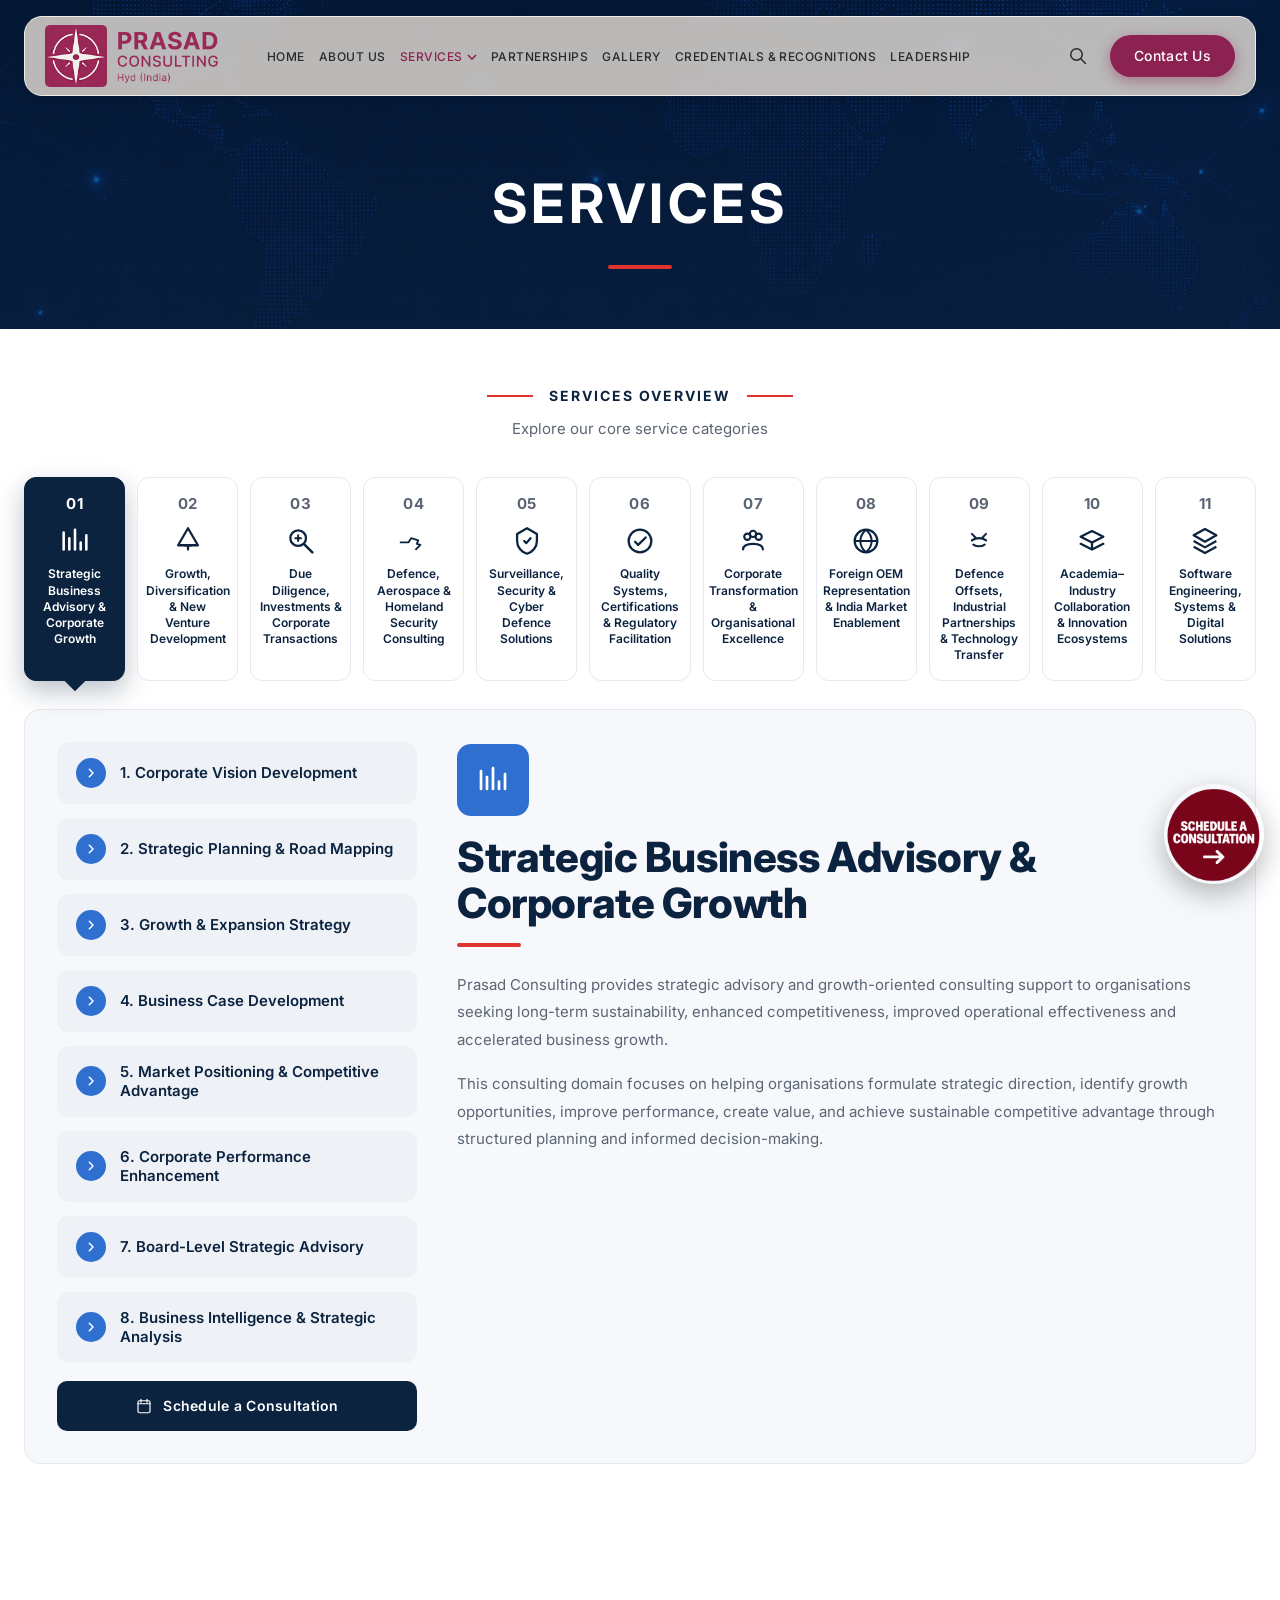
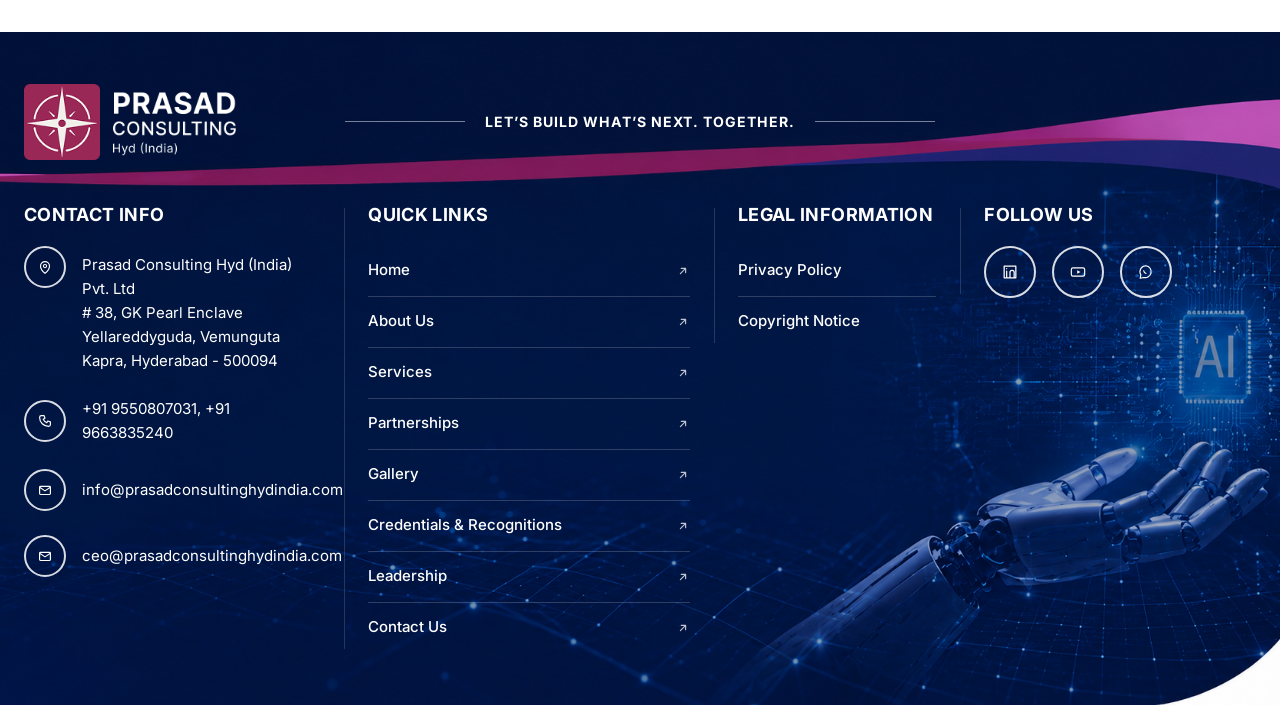
<file: services.html>
<!DOCTYPE html>
<html lang="en">
<head>
  <meta charset="UTF-8">
  <meta name="viewport" content="width=device-width, initial-scale=1.0">
  <meta name="description" content="Services offered by Prasad Consulting">
  <title>Services | Prasad Consulting</title>
  <link rel="icon" href="assets/fevicon.png" type="image/png">

  <link rel="preconnect" href="https://fonts.googleapis.com">
  <link rel="preconnect" href="https://fonts.gstatic.com" crossorigin>
  <link rel="preload" href="https://fonts.googleapis.com/css2?family=Inter:wght@400;500;600;700&display=swap" as="style" onload="this.onload=null;this.rel='stylesheet'">
  <noscript><link rel="stylesheet" href="https://fonts.googleapis.com/css2?family=Inter:wght@400;500;600;700&display=swap"></noscript>
  <link rel="stylesheet" href="css/style.css">
  <link rel="stylesheet" href="css/header.css">
  <link rel="stylesheet" href="css/services.css">
  <link rel="stylesheet" href="css/footer.css">
</head>
<body>

  <div id="header"></div>

  <main class="page-content svc-page">

    <section class="svc-hero">
      <div class="container">
        <h1 class="svc-hero__title">Services</h1>
        <span class="svc-hero__rule" aria-hidden="true"></span>
      </div>
    </section>

    <section id="advisory" class="svc-overview fade-up" aria-labelledby="svc-overview-heading">
      <div class="container">
        <p class="svc-overview__eyebrow" id="svc-overview-heading">
          <span class="svc-overview__eyebrow-line" aria-hidden="true"></span>
          Services Overview
          <span class="svc-overview__eyebrow-line" aria-hidden="true"></span>
        </p>
        <p class="svc-overview__subtitle">Explore our core service categories</p>

        <div class="svc-tabs-wrap" id="svcTabsWrap">
          <div class="svc-tabs" id="svcTabs" role="tablist" aria-label="Service categories"></div>
          <p class="svc-tabs__scroll-hint" aria-hidden="true">
            <svg viewBox="0 0 24 24" fill="none" aria-hidden="true"><path d="M8 8l4 4-4 4M16 8l4 4-4 4" stroke="currentColor" stroke-width="1.6" stroke-linecap="round" stroke-linejoin="round"/></svg>
            Swipe to explore
          </p>
        </div>

        <div class="svc-panel">
          <div class="svc-panel__side">
            <ul class="svc-sublist" id="svcList" role="tablist" aria-label="Sub-services" aria-orientation="vertical"></ul>
            <a href="contact.html" class="svc-panel__cta">
              <svg viewBox="0 0 24 24" fill="none" aria-hidden="true"><rect x="4" y="5" width="16" height="16" rx="2" stroke="currentColor" stroke-width="1.6"/><path d="M4 9h16M8 3v4M16 3v4" stroke="currentColor" stroke-width="1.6" stroke-linecap="round"/></svg>
              Schedule a Consultation
            </a>
          </div>
          <div class="svc-panel__content" id="svcDetail" role="tabpanel" aria-live="polite"></div>
        </div>
      </div>
    </section>

  </main>

  <div id="footer"></div>

  <script src="js/include.js" defer></script>
  <script src="js/main.js" defer></script>
  <script src="js/services-data.js" defer></script>
  <script src="js/services.js" defer></script>
</body>
</html>
</file>
<file: css/style.css>
/* ==========================================================================
   Prasad Consulting — Global Styles
   ========================================================================== */

/* --------------------------------------------------------------------------
   Variables (CSS custom properties)
   -------------------------------------------------------------------------- */
:root {
  --maroon: #8b2252;
  --maroon-dark: #70163f;
  --maroon-light: #a32d66;
  --header-bg: #f2ece4;
  --header-divider: #d8d0c8;
  --text-dark: #2a2a2a;
  --text-muted: #6b6b6b;
  --dark: #1a1a1a;
  --header-radius: 18px;
  --header-shadow: 0 4px 12px rgba(0, 0, 0, 0.12);
  --transition: 0.3s ease;
  --container-max-width: 1440px;
  --site-gutter-x: 16px;
  --section-padding-y: 60px;

  /* Typography — font families */
  --font-family-body: "Inter", system-ui, -apple-system, "Segoe UI", Roboto, sans-serif;
  --font-family-heading: "Inter", system-ui, -apple-system, "Segoe UI", Roboto, sans-serif;

  /* Typography — section label / eyebrow */
  --type-label-size: 11px;
  --type-label-weight: 600;
  --type-label-line-height: 1;
  --type-label-letter-spacing: 0.12em;

  /* Typography — section title (H2) */
  --type-title-size: clamp(2rem, 3.2vw, 2.625rem);
  --type-title-weight: 600;
  --type-title-line-height: 1.12;
  --type-title-letter-spacing: -0.01em;

  /* Typography — section description / lead */
  --type-description-size: 15px;
  --type-description-weight: 400;
  --type-description-line-height: 1.65;

  /* Typography — card / grid item title */
  --type-card-title-size: 16px;
  --type-card-title-weight: 700;
  --type-card-title-line-height: 1.35;

  /* Typography — card / grid item description */
  --type-card-description-size: 14px;
  --type-card-description-weight: 400;
  --type-card-description-line-height: 1.5;

  /* Typography — body paragraph */
  --type-body-size: 16px;
  --type-body-weight: 400;
  --type-body-line-height: 1.78;

  /* Typography — decorative / meta (grid numbers, icons) */
  --type-meta-size: 14px;
  --type-meta-weight: 500;
  --type-icon-size: 20px;
}

@media (min-width: 992px) {
  :root {
    --site-gutter-x: 24px;
  }
}

/* --------------------------------------------------------------------------
   Base
   -------------------------------------------------------------------------- */
*,
*::before,
*::after {
  box-sizing: border-box;
}

html {
  scroll-behavior: smooth;
  overflow-x: clip;
}

body {
  font-family: var(--font-family-body);
  color: var(--text-dark);
  line-height: var(--type-body-line-height);
  overflow-x: clip;
  margin: 0;
}

img {
  max-width: 100%;
  height: auto;
  display: block;
}

a {
  text-decoration: none;
  transition: color var(--transition);
}

/* --------------------------------------------------------------------------
   Global typography system
   -------------------------------------------------------------------------- */
.section-label {
  margin: 0;
  font-family: var(--font-family-body);
  font-size: var(--type-label-size);
  font-weight: var(--type-label-weight);
  line-height: var(--type-label-line-height);
  letter-spacing: var(--type-label-letter-spacing);
  text-transform: uppercase;
}

.section-title {
  margin: 0;
  font-family: var(--font-family-heading);
  font-size: var(--type-title-size);
  font-weight: var(--type-title-weight);
  line-height: var(--type-title-line-height);
  letter-spacing: var(--type-title-letter-spacing);
}

.section-description {
  margin: 0;
  font-family: var(--font-family-body);
  font-size: var(--type-description-size);
  font-weight: var(--type-description-weight);
  line-height: var(--type-description-line-height);
}

.card-title {
  margin: 0;
  font-family: var(--font-family-body);
  font-size: var(--type-card-title-size);
  font-weight: var(--type-card-title-weight);
  line-height: var(--type-card-title-line-height);
}

.card-description {
  margin: 0;
  font-family: var(--font-family-body);
  font-size: var(--type-card-description-size);
  font-weight: var(--type-card-description-weight);
  line-height: var(--type-card-description-line-height);
}

/* Action links and buttons that share label typography */
.section-label--link {
  display: inline-flex;
  align-items: center;
  text-decoration: none;
}

.section-subtitle {
  margin: 0 0 2.5rem;
  color: var(--text-muted);
  font-family: var(--font-family-body);
  font-size: var(--type-description-size);
  font-weight: var(--type-description-weight);
  line-height: var(--type-description-line-height);
}

/* Section spacing — 60px top & bottom */
main > section {
  padding-top: var(--section-padding-y);
  padding-bottom: var(--section-padding-y);
}

main > section.hero-section {
  padding-top: 0;
  padding-bottom: 0;
}

/* Bootstrap overrides */
.btn-primary {
  --bs-btn-bg: var(--maroon);
  --bs-btn-border-color: var(--maroon);
  --bs-btn-hover-bg: var(--maroon-dark);
  --bs-btn-hover-border-color: var(--maroon-dark);
  --bs-btn-active-bg: var(--maroon-dark);
  --bs-btn-active-border-color: var(--maroon-dark);
}

/* Site container — align content width with header bar at all breakpoints */
.container,
.container-sm,
.container-md,
.container-lg,
.container-xl,
.container-xxl {
  width: 100%;
  max-width: var(--container-max-width);
  margin-left: auto;
  margin-right: auto;
  padding-left: var(--site-gutter-x);
  padding-right: var(--site-gutter-x);
}

/* --------------------------------------------------------------------------
   Scroll animations
   -------------------------------------------------------------------------- */
.fade-up {
  opacity: 0;
  transform: translateY(24px);
  transition: opacity 0.6s ease, transform 0.6s ease;
}

.fade-up.is-visible {
  opacity: 1;
  transform: translateY(0);
}



/* --------------------------------------------------------------------------
   Inner pages
   -------------------------------------------------------------------------- */
.page-content {
  padding-top: 100px;
  padding-bottom: 96px;
}

@media (min-width: 992px) {
  .page-content {
    padding-top: 120px;
    padding-bottom: 112px;
  }
}

.about-acc__item,
.ps-acc .about-acc__item,
[id^="service-"],
#our-gallery {
  scroll-margin-top: 110px;
}

.page-banner {
  background: linear-gradient(135deg, var(--header-bg) 0%, #e8e0d6 100%);
  text-align: center;
}

.page-banner__title {
  font-family: var(--font-family-heading);
  font-size: clamp(1.75rem, 4vw, 2.5rem);
  font-weight: var(--type-title-weight);
  line-height: var(--type-title-line-height);
  letter-spacing: var(--type-title-letter-spacing);
  color: var(--maroon);
  margin-bottom: 0.5rem;
}

.page-banner__subtitle {
  font-family: var(--font-family-body);
  font-size: var(--type-description-size);
  font-weight: var(--type-description-weight);
  line-height: var(--type-description-line-height);
  color: var(--text-muted);
  margin: 0;
}

/* --------------------------------------------------------------------------
   Services
   -------------------------------------------------------------------------- */
.service-card {
  transition: transform var(--transition), box-shadow var(--transition);
}

.service-card:hover {
  transform: translateY(-4px);
  box-shadow: 0 8px 24px rgba(0, 0, 0, 0.08);
}
</file>
<file: css/header.css>
/* ==========================================================================
   Prasad Consulting — Global Styles
   ========================================================================== */

/* --------------------------------------------------------------------------
   Variables (CSS custom properties)
   -------------------------------------------------------------------------- */
:root {
  --maroon: #8b2252;
  --maroon-dark: #70163f;
  --maroon-light: #a32d66;
  --header-bg: #f2ece4;
  --header-divider: #d8d0c8;
  --text-dark: #2a2a2a;
  --text-muted: #6b6b6b;
  --dark: #1a1a1a;
  --header-radius: 18px;
  --header-shadow: 0 4px 12px rgba(0, 0, 0, 0.12);
  --transition: 0.3s ease;
}

/* --------------------------------------------------------------------------
   Base
   -------------------------------------------------------------------------- */
*,
*::before,
*::after {
  box-sizing: border-box;
}

html {
  scroll-behavior: smooth;
  overflow-x: clip;
}

body {
  font-family: "Inter", system-ui, -apple-system, "Segoe UI", Roboto, sans-serif;
  color: var(--text-dark);
  line-height: 1.6;
  overflow-x: clip;
  margin: 0;
}

img {
  max-width: 100%;
  height: auto;
  display: block;
}

a {
  text-decoration: none;
  transition: color var(--transition);
}

.section-title {
  margin-bottom: 1rem;
  font-weight: 700;
}

.section-subtitle {
  color: var(--text-muted);
  margin-bottom: 2.5rem;
}

/* Bootstrap overrides */
.btn-primary {
  --bs-btn-bg: var(--maroon);
  --bs-btn-border-color: var(--maroon);
  --bs-btn-hover-bg: var(--maroon-dark);
  --bs-btn-hover-border-color: var(--maroon-dark);
  --bs-btn-active-bg: var(--maroon-dark);
  --bs-btn-active-border-color: var(--maroon-dark);
}

/* --------------------------------------------------------------------------
   Scroll animations
   -------------------------------------------------------------------------- */
.fade-up {
  opacity: 0;
  transform: translateY(24px);
  transition: opacity 0.6s ease, transform 0.6s ease;
}

.fade-up.is-visible {
  opacity: 1;
  transform: translateY(0);
}

/* --------------------------------------------------------------------------
   Header
   -------------------------------------------------------------------------- */
.site-header {
  position: fixed;
  top: 0;
  left: 0;
  right: 0;
  z-index: 1050;
  padding: 12px var(--site-gutter-x, 16px) 0;
  pointer-events: none;
}

@media (min-width: 992px) {
  .site-header {
    padding-top: 16px;
  }
}

.header-bar {
  max-width: 1440px;
  margin: 0 auto;
  background: rgba(233, 225, 217, 0.8);
  border-radius: var(--header-radius);
  border: 1px solid #f1ece7;
  box-shadow: var(--header-shadow);
  backdrop-filter: blur(4px);
  pointer-events: auto;
  transition: box-shadow var(--transition);
}

.header-bar.is-scrolled {
  box-shadow: 0 6px 20px rgba(0, 0, 0, 0.15);
}

.header-bar__inner {
  display: flex;
  align-items: center;
  gap: 12px;
  padding: 10px 16px;
  position: relative;
  flex-wrap: nowrap;
}

@media (min-width: 992px) {
  .header-bar__inner {
    padding: 12px 20px;
  }
}

@media (min-width: 1200px) {
  .header-bar__inner {
    display: grid;
    grid-template-columns: auto minmax(0, 1fr) auto;
    grid-template-areas: "logo nav actions";
    align-items: center;
    column-gap: 20px;
    padding: 8px 20px;
    flex-wrap: nowrap;
  }
}


.header-logo {
  display: flex;
  align-items: center;
  flex: 1;
  min-width: 0;
  flex-shrink: 1;
  text-decoration: none;
}

@media (min-width: 1200px) {
  .header-logo {
    grid-area: logo;
    padding-right: 4px;
    flex: none;
    min-width: auto;
  }
}

.header-logo:hover {
  opacity: 0.9;
}

.header-logo__img {
  display: block;
  width: auto;
  height: 62px;
  max-width: 160px;
  object-fit: contain;
  object-position: left center;
}

@media (min-width: 992px) {
  .header-logo__img {
    max-width: 200px;
  }
}

.header-toggle {
  display: flex;
  flex-direction: column;
  justify-content: center;
  gap: 5px;
  width: 36px;
  height: 36px;
  padding: 6px;
  background: none;
  border: none;
  cursor: pointer;
  flex-shrink: 0;
}

@media (min-width: 1200px) {
  .header-toggle {
    display: none;
  }
}

.header-toggle__bar {
  display: block;
  width: 100%;
  height: 2px;
  background: var(--maroon);
  border-radius: 2px;
  transition: transform var(--transition), opacity var(--transition);
}

.header-toggle.is-active .header-toggle__bar:nth-child(1) {
  transform: translateY(7px) rotate(45deg);
}

.header-toggle.is-active .header-toggle__bar:nth-child(2) {
  opacity: 0;
}

.header-toggle.is-active .header-toggle__bar:nth-child(3) {
  transform: translateY(-7px) rotate(-45deg);
}

.header-nav {
  display: none;
  flex: 1;
  min-width: 0;
  padding: 0;
}

@media (min-width: 1200px) {
  .header-nav {
    display: flex;
    grid-area: nav;
    justify-content: center;
    align-items: center;
    width: 100%;
    min-width: 0;
    padding: 8px 16px;
    margin: 4px 0;
    border-left: 1px solid #bcb4ad;
    border-right: 1px solid #bcb4ad;
    align-self: stretch;
  }
}

/* Menu container — max-width controls how many rows wrap */
.header-nav__inner {
  width: 100%;
  max-width: 100%;
}

@media (min-width: 1200px) {
  .header-nav__inner {
    max-width: 680px;
    margin: 0 auto;
  }
}

@media (min-width: 1280px) {
  .header-nav__inner {
    max-width: 760px;
  }
}

@media (min-width: 1366px) {
  .header-nav__inner {
    max-width: 840px;
  }
}

@media (min-width: 1440px) {
  .header-nav__inner {
    max-width: 920px;
  }
}

@media (min-width: 1600px) {
  .header-nav__inner {
    max-width: 1040px;
  }
}

.header-nav__list {
  display: flex;
  flex-wrap: wrap;
  align-items: center;
  justify-content: flex-start;
  align-content: center;
  gap: 2px 0;
  list-style: none;
  margin: 0;
  padding: 0;
  width: 100%;
}

.header-nav__list > li {
  flex: 0 0 auto;
}

.header-nav__item--later {
  display: none;
}

@media (max-width: 1199.98px) {
  .header-nav.is-open {
    display: flex;
    position: absolute;
    top: 100%;
    left: 0;
    right: 0;
    background: var(--header-bg);
    border-radius: 0 0 var(--header-radius) var(--header-radius);
    padding: 16px 20px 20px;
    box-shadow: 0 12px 24px rgba(0, 0, 0, 0.1);
    max-height: calc(100vh - 100px);
    overflow-y: auto;
    border-left: none;
    border-right: none;
    align-items: flex-start;
    width: 100%;
    order: 10;
    border: none;
    border-radius: 14px;
    padding: 16px 0 0;
  }

  .header-nav.is-open .header-nav__inner {
    max-width: 100%;
  }

  .header-nav.is-open .header-nav__list {
    flex-direction: column;
    align-items: stretch;
    gap: 0;
  }

  .header-nav__contact-link {
    display: none;
  }

  .header-nav__cta {
    display: block;
    padding: 16px 16px 8px;
  }

  .header-nav__cta .header-cta {
    display: flex;
    width: 100%;
    max-width: none;
    box-sizing: border-box;
  }

  .header-actions .header-cta--desktop {
    display: none;
  }
}

.header-nav__link {
  display: inline-flex;
  align-items: center;
  gap: 4px;
  padding: 4px 10px;
  font-size: 14px;
  font-weight: 500;
  letter-spacing: 0.04em;
  text-transform: uppercase;
  color: var(--text-dark);
  text-decoration: none;
  background: none;
  border: none;
  cursor: pointer;
  white-space: nowrap;
  transition: color var(--transition);
  font-family: inherit;
}

@media (min-width: 1200px) and (max-width: 1365.98px) {
  .header-nav__link {
    padding: 3px 7px;
    font-size: 12px;
  }
}

.header-nav__link:hover,
.header-nav__link.active {
  color: var(--maroon);
}

@media (max-width: 1199.98px) {
  .header-nav__link {
    white-space: normal;
  }
}

.header-nav__chevron {
  flex-shrink: 0;
  transition: transform var(--transition);
}

.header-nav__dropdown {
  position: relative;
}

@media (max-width: 1199.98px) {
  .header-nav__dropdown {
    width: 100%;
  }
}

.header-nav__dropdown.is-open .header-nav__chevron {
  transform: rotate(180deg);
}

.header-nav__dropdown.is-open .header-nav__submenu {
  opacity: 1;
  visibility: visible;
  transform: translateY(0);
}

@media (min-width: 1200px) {
  .header-nav__dropdown:hover .header-nav__submenu {
    opacity: 1;
    visibility: visible;
    transform: translateY(0);
  }

  .header-nav__dropdown:hover .header-nav__chevron {
    transform: rotate(180deg);
  }
}

.header-nav__submenu {
  list-style: none;
  margin: 0;
  padding: 0;
}

@media (min-width: 1200px) {
  .header-nav__submenu {
    position: absolute;
    top: 100%;
    left: 0;
    min-width: 180px;
    background: #fff;
    border-radius: 8px;
    box-shadow: 0 8px 24px rgba(0, 0, 0, 0.12);
    padding: 8px 0;
    opacity: 0;
    visibility: hidden;
    transform: translateY(8px);
    transition: opacity var(--transition), transform var(--transition), visibility var(--transition);
    z-index: 10;
  }
}

@media (max-width: 1199.98px) {
  .header-nav__submenu {
    display: none;
    padding-left: 16px;
  }

  .header-nav__dropdown.is-open .header-nav__submenu {
    display: block;
  }
}

.header-nav__submenu a {
  display: block;
  padding: 8px 16px;
  font-size: 0.7rem;
  font-weight: 500;
  letter-spacing: 0.03em;
  text-transform: uppercase;
  color: var(--text-dark);
  text-decoration: none;
  transition: color var(--transition), background var(--transition);
}

.header-nav__submenu a:hover,
.header-nav__submenu a.active {
  color: var(--maroon);
  background: rgba(139, 29, 84, 0.05);
}

/* --------------------------------------------------------------------------
   Services mega-menu (hover panel listing all 10 service domains)
   -------------------------------------------------------------------------- */
@media (min-width: 1200px) {
  .header-nav__dropdown--mega {
    position: relative;
  }

  .header-nav__mega {
    width: 460px;
    max-width: calc(100vw - 40px);
    min-width: 0;
    padding: 8px;
    /* Keep the wide panel from spilling off the right edge of the viewport */
    left: 50%;
    transform: translateX(-50%) translateY(8px);
  }

  .header-nav__dropdown--mega:hover .header-nav__mega,
  .header-nav__dropdown--mega.is-open .header-nav__mega {
    transform: translateX(-50%) translateY(0);
  }
}

.header-nav__mega-item + .header-nav__mega-item {
  border-top: 1px solid #f0eae3;
}

.header-nav__mega-item > a {
  display: flex;
  align-items: center;
  gap: 12px;
  padding: 9px 12px;
  border-radius: 8px;
  text-transform: none;
  letter-spacing: 0;
  font-size: 13.5px;
}

.header-nav__mega-icon {
  display: none;
}

.header-nav__mega-icon svg {
  width: 19px;
  height: 19px;
}

.header-nav__mega-label {
  color: var(--text-dark);
  font-weight: 500;
  line-height: 1.3;
  transition: color var(--transition);
}

.header-nav__mega-item > a:hover {
  background: rgba(139, 34, 82, 0.05);
}

.header-nav__mega-item > a:hover .header-nav__mega-icon {
  background: var(--maroon);
  color: #fff;
}

.header-nav__mega-item > a:hover .header-nav__mega-label {
  color: var(--maroon);
}

@media (max-width: 1199.98px) {
  /* On mobile the mega-menu collapses into the stacked accordion like other submenus */
  .header-nav__mega {
    padding-left: 8px;
  }

  .header-nav__mega-icon {
    width: 28px;
    height: 28px;
  }

  .header-nav__mega-icon svg {
    width: 16px;
    height: 16px;
  }
}

.header-actions {
  display: flex;
  align-items: center;
  gap: 8px;
  flex-shrink: 0;
  margin-left: auto;
}

@media (min-width: 1200px) {
  .header-nav__cta {
    display: none;
  }
}

@media (min-width: 1200px) {
  .header-actions {
    grid-area: actions;
    justify-self: end;
    margin-left: 0;
    padding-left: 4px;
    gap: 16px;
  }
}

.header-search {
  display: flex;
  align-items: center;
  justify-content: center;
  width: 32px;
  height: 32px;
  padding: 0;
  background: none;
  border: none;
  color: var(--text-dark);
  cursor: pointer;
  transition: color var(--transition);
}

.header-search:hover {
  color: var(--maroon);
}

.header-cta {
  display: inline-flex;
  align-items: center;
  justify-content: center;
  padding: 10px 24px;
  font-size: 14px;
  font-weight: 500;
  letter-spacing: 0.02em;
  color: #fff;
  text-decoration: none;
  background: var(--maroon);
  border-radius: 50px;
  white-space: nowrap;
  border: none;
  box-shadow: 0 4px 14px rgba(139, 34, 82, 0.45);
  transition: background var(--transition), box-shadow var(--transition), transform var(--transition);
}

.header-cta:hover {
  color: #fff;
  background: var(--maroon-dark);
  box-shadow: 0 6px 18px rgba(139, 34, 82, 0.55);
  transform: translateY(-1px);
}

.header-cta.active {
  box-shadow: 0 4px 14px rgba(139, 34, 82, 0.45), 0 0 0 2px rgba(255, 255, 255, 0.5);
}

body.nav-open {
  overflow: hidden;
}

/* --------------------------------------------------------------------------
   Hero
   -------------------------------------------------------------------------- */
.hero-section {
  position: relative;
  width: 100%;
  padding: 0;
  margin: 0;
  overflow: hidden;
  line-height: 0;
}

.hero-banner {
  display: block;
  width: 100%;
  height: auto;
  object-fit: cover;
  object-position: center top;
}

/* --------------------------------------------------------------------------
   Inner pages
   -------------------------------------------------------------------------- */
.page-content {
  padding-top: 100px;
}

@media (min-width: 992px) {
  .page-content {
    padding-top: 120px;
  }
}

.page-banner {
  background: linear-gradient(135deg, var(--header-bg) 0%, #e8e0d6 100%);
  text-align: center;
}

.page-banner__title {
  font-size: clamp(1.75rem, 4vw, 2.5rem);
  font-weight: 600;
  color: var(--maroon);
  margin-bottom: 0.5rem;
}

.page-banner__subtitle {
  font-size: 1rem;
  color: var(--text-muted);
  margin: 0;
}

/* --------------------------------------------------------------------------
   Services
   -------------------------------------------------------------------------- */
.service-card {
  transition: transform var(--transition), box-shadow var(--transition);
}

.service-card:hover {
  transform: translateY(-4px);
  box-shadow: 0 8px 24px rgba(0, 0, 0, 0.08);
}

/* Footer styles: css/footer.css (imported via style.css) */
</file>
<file: css/about.css>
/* ==========================================================================
   Prasad Consulting — About Us page
   Sections A–D matching Figma mockup (diagonal layouts, navy/gold palette)
   ========================================================================== */

.about-page {
  --about-navy: #1a305d;
  --about-navy-deep: #0f2245;
  --about-gold: #c5a043;
  --about-gold-light: #d4b45c;
  --about-text: #4a5568;
  --about-text-dark: #2d3748;
  --about-bg-soft: #e1eefa;
  --about-white: #ffffff;
  margin-top: 203px;
  padding-top: 0;
  background: var(--about-white);
}

.page-content.about-page {
  padding-top: 0;
  padding-bottom: 96px;
}

/* Shared image placeholders for left/right media columns */
.about-media-placeholder {
  display: flex;
  align-items: center;
  justify-content: center;
  min-height: 420px;
  background:
    repeating-linear-gradient(
      -45deg,
      #e8edf3 0,
      #e8edf3 10px,
      #f3f6f9 10px,
      #f3f6f9 20px
    );
  border: 1px dashed rgba(26, 48, 93, 0.28);
  color: var(--about-navy);
}

.about-media-placeholder__label {
  padding: 10px 16px;
  font-size: 13px;
  font-weight: 600;
  letter-spacing: 0.06em;
  text-transform: uppercase;
  color: rgba(26, 48, 93, 0.55);
  background: rgba(255, 255, 255, 0.85);
  border: 1px solid rgba(26, 48, 93, 0.12);
}

/* Shared section heading */
.about-heading {
  margin-bottom: 28px;
}

.about-heading__text {
  min-width: 0;
}

.about-heading__title {
  margin: 0;
  font-family: var(--font-family-heading, "Inter", system-ui, sans-serif);
  font-size: clamp(1.35rem, 2.4vw, 1.75rem);
  font-weight: 700;
  line-height: 1.25;
  letter-spacing: 0.04em;
  text-transform: uppercase;
  color: var(--about-navy);
}

.about-heading__rule {
  display: block;
  width: 48px;
  height: 3px;
  margin-top: 12px;
  background-color: var(--about-gold);
}

/* --------------------------------------------------------------------------
   Shared centered grid layout (matches Leadership page)
   -------------------------------------------------------------------------- */
.about-section {
  padding: 0;
}

.about-section + .about-section {
  /* border-top: 1px solid rgba(26, 48, 93, 0.08); */

}

.about-grid {
  display: grid;
  grid-template-columns: minmax(0, 1fr) minmax(0, 1fr);
  gap: 40px;
  align-items: center;
}

.about-grid__content {
  min-width: 0;
}

/* .about-grid__media {
  overflow: hidden;
  border-radius: 12px;
  border: 1px solid rgba(26, 48, 93, 0.1);
  background: #eef2f6;
} */

.about-grid__media img {
  display: block;
  width: 100%;
  height: auto;
  object-fit: cover;
  object-position: center;
}

/* --------------------------------------------------------------------------
   Section A — About
   -------------------------------------------------------------------------- */
.about-a {
  background-color: var(--about-white);
}

.about-a .about-grid__content {
  background-image:
    radial-gradient(ellipse 80% 70% at 90% 80%, rgba(197, 160, 67, 0.08) 0%, transparent 55%),
    url("data:image/svg+xml,%3Csvg xmlns='http://www.w3.org/2000/svg' viewBox='0 0 400 300' fill='none'%3E%3Cpath d='M40 260 L80 120 L120 200 L160 80 L200 180 L240 100 L280 220 L320 60 L360 200' stroke='%23c5a043' stroke-opacity='0.12' stroke-width='1'/%3E%3Ccircle cx='300' cy='160' r='90' stroke='%23c5a043' stroke-opacity='0.1' stroke-width='1' stroke-dasharray='4 6'/%3E%3C/svg%3E");
  background-repeat: no-repeat;
  background-position: right bottom;
  background-size: auto, 70% auto;
}

.about-a__body {
  max-width: 560px;
}

.about-a__body p {
  margin: 0 0 18px;
  font-size: 15px;
  line-height: 1.75;
  color: var(--about-text);
}

.about-a__body p:last-child {
  margin-bottom: 0;
}

.about-a__emphasis {
  margin-top: 8px !important;
  color: var(--about-navy) !important;
}

.about-a__emphasis strong {
  font-weight: 700;
  color: var(--about-navy);
}

/* --------------------------------------------------------------------------
   Section B — Who We Are
   -------------------------------------------------------------------------- */
.about-b {
  background-color: var(--about-bg-soft);
}

.about-b__lead {
  margin: 0 0 20px;
  font-size: 16px;
  font-weight: 600;
  line-height: 1.55;
  color: var(--about-navy);
}

.about-b__span-label {
  margin: 0 0 16px;
  font-size: 14px;
  font-weight: 600;
  color: var(--about-text-dark);
}

.about-b__list {
  display: grid;
  grid-template-columns: repeat(2, minmax(0, 1fr));
  gap: 12px 28px;
  margin: 0 0 28px;
  padding: 0;
  list-style: none;
}

.about-b__list li {
  display: flex;
  align-items: flex-start;
  gap: 10px;
  font-size: 14px;
  line-height: 1.4;
  color: var(--about-text-dark);
}

.about-b__icon {
  display: inline-flex;
  flex-shrink: 0;
  align-items: center;
  justify-content: center;
  width: 28px;
  height: 28px;
  border: 1.5px solid var(--about-navy);
  border-radius: 50%;
  color: var(--about-navy);
}

.about-b__icon svg {
  width: 14px;
  height: 14px;
}

.about-b__footer {
  display: flex;
  align-items: flex-start;
  gap: 14px;
  padding-top: 8px;
  border-top: 1px solid rgba(26, 48, 93, 0.12);
}

.about-b__footer-icon {
  display: inline-flex;
  flex-shrink: 0;
  align-items: center;
  justify-content: center;
  width: 40px;
  height: 40px;
  color: var(--about-navy);
}

.about-b__footer-icon svg {
  width: 28px;
  height: 28px;
}

.about-b__footer p {
  margin: 0;
  font-size: 14px;
  line-height: 1.65;
  color: var(--about-text);
}

/* --------------------------------------------------------------------------
   Section C — Vision
   -------------------------------------------------------------------------- */
.about-c {
  background-color: var(--about-white);
}

.about-c__body {
  position: relative;
  max-width: 520px;
  padding-right: 100px;
}

.about-c__body p {
  margin: 0;
  font-size: 16px;
  line-height: 1.75;
  color: var(--about-text);
}

.about-c__ornament {
  position: absolute;
  top: 50%;
  right: 0;
  width: 88px;
  height: 88px;
  transform: translateY(-50%);
  color: var(--about-gold);
}

.about-c__ring {
  position: absolute;
  inset: 0;
  border: 1.5px dashed rgba(197, 160, 67, 0.55);
  border-radius: 50%;
}

.about-c__ring:nth-child(2) {
  inset: 10px;
}

.about-c__ring:nth-child(3) {
  inset: 20px;
}

.about-c__eye {
  position: absolute;
  top: 50%;
  left: 50%;
  width: 36px;
  height: 36px;
  transform: translate(-50%, -50%);
}

/* --------------------------------------------------------------------------
   Section D — Mission
   -------------------------------------------------------------------------- */
.about-d {
  margin-bottom: 60px;
  background-color: var(--about-bg-soft);
}

.about-d .about-heading__rule {
  background-color: var(--about-navy);
}

.about-d__body {
  display: flex;
  align-items: flex-start;
  gap: 24px;
  max-width: 520px;
}

.about-d__target {
  flex-shrink: 0;
  width: 100px;
  height: 100px;
}

.about-d__target svg {
  width: 100%;
  height: 100%;
}

.about-d__body p {
  margin: 8px 0 0;
  font-size: 16px;
  line-height: 1.75;
  color: var(--about-text);
}

/* --------------------------------------------------------------------------
   Responsive
   -------------------------------------------------------------------------- */
@media (max-width: 991.98px) {
  .about-page {
    margin-top: 100px;
  }

  .about-grid {
    grid-template-columns: 1fr;
    gap: 28px;
  }

  .about-grid--media-right .about-grid__media {
    order: 2;
  }

  .about-c__body {
    padding-right: 0;
  }

  .about-c__ornament {
    position: relative;
    top: auto;
    right: auto;
    transform: none;
    margin: 28px auto 0;
  }

  .about-d__body {
    flex-direction: column;
    align-items: center;
    text-align: center;
  }
}

@media (max-width: 767.98px) {
  .about-b__list {
    grid-template-columns: 1fr;
  }

  .about-heading__title {
    font-size: 1.25rem;
    letter-spacing: 0.03em;
  }

  .about-section {
    padding: 0;
  }

  .about-grid__media img {
    width: 100%;
    height: auto;
  }
}

/* ==========================================================================
   Accordion sections E–L
   ========================================================================== */
.about-acc {
  --acc-purple: #3d2a6d;
  --acc-purple-deep: #2e1f54;
  --acc-gold: #f0c419;
  --acc-gold-soft: #f5d76e;
  --acc-text: #4a5568;
  --acc-navy: #1a305d;
  padding: 0;
  background: #f7f8fb;
}

.about-acc__item {
  margin-bottom: 12px;
  border: 1px solid rgba(26, 48, 93, 0.2);
  border-radius: 10px;
  overflow: hidden;
  background: #fff;
  box-shadow: none;
}

.about-acc__trigger {
  display: flex;
  align-items: center;
  gap: 16px;
  width: 100%;
  padding: 16px 20px;
  border: none;
  background: var(--acc-navy);
  color: #fff;
  text-align: left;
  cursor: pointer;
  font: inherit;
  transition: background 0.25s ease;
}

.about-acc__trigger:hover {
  background: #142648;
}

.about-acc__item.is-open .about-acc__trigger {
  background: var(--acc-navy);
  color: #fff;
  border-bottom: none;
}

.about-acc__title {
  flex: 1;
  min-width: 0;
  font-size: 18px;
  font-weight: 600;
  letter-spacing: 0.06em;
  text-transform: uppercase;
  color: inherit;
}

.about-acc__icon {
  position: relative;
  flex-shrink: 0;
  width: 22px;
  height: 22px;
}

.about-acc__icon::before,
.about-acc__icon::after {
  content: "";
  position: absolute;
  top: 50%;
  left: 50%;
  background: var(--acc-gold);
  transform: translate(-50%, -50%);
}

.about-acc__icon::before {
  width: 14px;
  height: 2px;
}

.about-acc__icon::after {
  width: 2px;
  height: 14px;
}

.about-acc__item.is-open .about-acc__icon::after {
  display: none;
}

.about-acc__item.is-open .about-acc__icon::before {
  background: var(--acc-gold);
}

.about-acc__panel {
  background: #fff;
  border-top: 1px solid rgba(26, 48, 93, 0.12);
}

.about-acc__panel[hidden] {
  display: none;
}

.about-acc__panel-inner {
  padding: 28px 24px 32px;
}

/* E — Core Values */
.about-values {
  --values-gap: 28px;
  display: grid;
  grid-template-columns: repeat(6, minmax(0, 1fr));
  column-gap: var(--values-gap);
  row-gap: 24px;
}

.about-values__item {
  position: relative;
  text-align: center;
  padding: 0 8px;
}

.about-values__item:not(:last-child)::after {
  content: "";
  position: absolute;
  top: 8%;
  right: calc(var(--values-gap) / -2);
  bottom: 8%;
  width: 1px;
  background: rgba(61, 42, 109, 0.14);
  pointer-events: none;
}

.about-values__icon {
  display: inline-flex;
  align-items: center;
  justify-content: center;
  width: 90px;
  height: 90px;
  margin-bottom: 12px;
  color: var(--acc-purple);
}

.about-values__icon svg,
.about-values__icon img {
  width: 90px;
  height: 90px;
  object-fit: contain;
}

.about-values__name {
  margin: 0 0 8px;
  font-size: 16px;
  font-weight: 700;
  line-height: 1.3;
  color: var(--acc-navy);
}

.about-values__text {
  margin: 0;
  font-size: 14px;
  line-height: 1.5;

}

/* F — Philosophy */
.about-philo__grid {
  display: grid;
  grid-template-columns: minmax(0, 0.9fr) minmax(0, 1.7fr);
  gap: 28px 36px;
  align-items: start;
}

.about-philo__intro p {
  margin: 0 0 16px;
  font-size: 18px;
  line-height: 1.7;
}

.about-philo__intro p:last-child {
  margin-bottom: 0;
  font-weight: 500;
  color: var(--acc-navy);
}

.about-philo__main {
  min-width: 0;
}

.about-philo__pillars {
  display: grid;
  grid-template-columns: repeat(5, minmax(0, 1fr));
  gap: 0;
  padding: 28px 8px;
  border: 1px solid rgba(61, 42, 109, 0.16);
  border-radius: 10px;
  background: #fff;
}

.about-philo__pillar {
  position: relative;
  padding: 0 10px;
  text-align: center;
}

.about-philo__pillar:not(:last-child)::after {
  content: "";
  position: absolute;
  top: 8%;
  right: 0;
  bottom: 8%;
  width: 1px;
  background: rgba(61, 42, 109, 0.14);
}

.about-philo__icon {
  display: inline-flex;
  align-items: center;
  justify-content: center;
  color: var(--acc-navy);
  margin-bottom: 12px;
}

.about-philo__icon svg,
.about-philo__icon img {
  width: 90px;
  height: 90px;
  object-fit: contain;
}

.about-philo__label {
  margin: 0;
  font-size: 20px;
  font-weight: 700;
  line-height: 1.35;
  color: var(--acc-navy);
}

.about-philo__foot {
  margin: 18px 0 0;
  text-align: center;
  font-size: 17px;
  font-weight: 600;
  line-height: 1.5;
  color: var(--acc-navy);
}

/* G — Leadership */
.about-leaders {
  display: grid;
  grid-template-columns: repeat(2, minmax(0, 1fr));
  gap: 24px;
}

.about-leader {
  display: flex;
  flex-direction: column;
  gap: 20px;
  height: 100%;
  padding: 22px;
  border: 1px solid rgba(61, 42, 109, 0.14);
  border-radius: 10px;
  background: #fff;
}

.about-leader__top {
  display: flex;
  align-items: flex-start;
  flex: 1 1 auto;
  gap: 16px;
}

.about-leader__body {
  min-width: 0;
  margin-top: auto;
}

.about-leader__photo {
  flex-shrink: 0;
  width: 120px;
  height: 120px;
  overflow: hidden;
  border-radius: 10px;
  background: #e8eaef;
}

.about-leader__photo img {
  display: block;
  width: 100%;
  height: 100%;
  object-fit: cover;
  object-position: top center;
}

.about-leader__header {
  min-width: 0;
  flex: 1;
  padding-top: 2px;
}

.about-leader__name {
  margin: 0 0 10px;
  font-size: 22px;
  font-weight: 700;
  line-height: 1.3;
  color: var(--acc-navy);
}

.about-leader__role {
  margin: 0 0 10px;
  font-size: 16px;
  font-weight: 700;
  line-height: 1.45;
  color: #1a1a1a;
}

.about-leader__tags {
  margin: 0;
  font-size: 14.5px;
  font-weight: 500;
  line-height: 1.55;
  color: var(--acc-purple);
}

.about-leader__label {
  margin: 0 0 12px;
  font-size: 16px;
  font-weight: 700;
  line-height: 1.3;
  color: #1a1a1a;
  letter-spacing: 0;
  text-transform: none;
}

.about-leader__list {
  margin: 0;
  padding: 0 0 0 20px;
  font-size: 15.5px;
  line-height: 1.6;
  color: #333;
}

.about-leader__list li + li {
  margin-top: 7px;
}

/* H — Advantage */
.about-adv {
  display: grid;
  grid-template-columns: repeat(3, minmax(0, 1fr));
  gap: 14px 28px;
  margin: 0;
  padding: 0;
  list-style: none;
}

.about-adv li {
  position: relative;
  padding-left: 28px;
  font-size: 16px;
  line-height: 1.45;
}

.about-adv li::before {
  content: "";
  position: absolute;
  left: 0;
  top: 2px;
  width: 18px;
  height: 18px;
  border-radius: 50%;
  background: var(--acc-purple) url("data:image/svg+xml,%3Csvg xmlns='http://www.w3.org/2000/svg' viewBox='0 0 16 16' fill='none'%3E%3Cpath d='M3.5 8.5l3 3 6-7' stroke='%23fff' stroke-width='2' stroke-linecap='round' stroke-linejoin='round'/%3E%3C/svg%3E") center / 11px no-repeat;
}

/* I — Domains */
.about-domains {
  display: grid;
  grid-template-columns: repeat(4, minmax(0, 1fr));
  gap: 16px;
  align-items: stretch;
}

.about-domains > * {
  min-width: 0;
}

.about-domains__visual {
  display: flex;
  align-items: center;
  justify-content: center;
  width: 100%;
  max-width: 220px;
  aspect-ratio: 1 / 1;
  min-height: 0;
  margin: 0 auto;
  overflow: hidden;
  border: none;
  border-radius: 12px;
  background: transparent;
}

.about-domains__visual img {
  display: block;
  width: 100%;
  height: 100%;
  object-fit: contain;
}

.about-domains__col {
  margin: 0;
  padding: 16px 18px;
  list-style: none;
  border: 1px solid rgba(61, 42, 109, 0.16);
  border-radius: 8px;
  background: #fff;
}

.about-domains__col li {
  position: relative;
  padding: 6px 0 6px 18px;
  font-size: 16px;
  line-height: 1.4;
  color: #000;
  border: none;
}

.about-domains__col li::before {
  content: "";
  position: absolute;
  left: 0;
  top: 50%;
  width: 8px;
  height: 8px;
  border-radius: 50%;
  background: var(--dot, var(--acc-gold));
  transform: translateY(-50%);
}

/* J — Steps */
.about-steps {
  display: flex;
  flex-wrap: wrap;
  justify-content: space-between;
  gap: 16px 8px;
  margin: 0 0 24px;
  padding: 0;
  list-style: none;
}

.about-steps__item {
  flex: 1 1 100px;
  max-width: 140px;
  display: flex;
  flex-direction: column;
  align-items: center;
  text-align: center;
  position: relative;
}

.about-steps__item:not(:last-child)::after {
  content: "";
  position: absolute;
  top: 40px;
  left: calc(50% + 44px);
  width: calc(100% - 48px);
  height: 0;
  border-top: 2px dotted rgba(61, 42, 109, 0.35);
}

.about-steps__icon {
  display: inline-flex;
  align-items: center;
  justify-content: center;
  width: 80px;
  height: 80px;
  margin-bottom: 10px;
  border: none;
  border-radius: 0;
  background: transparent;
  z-index: 1;
}

.about-steps__icon svg,
.about-steps__icon img {
  width: 80px;
  height: 80px;
  object-fit: contain;
}

.about-steps__num {
  font-size: 11px;
  font-weight: 700;
  letter-spacing: 0.04em;
  text-transform: uppercase;
  color: var(--acc-purple);
}

.about-steps__name {
  font-size: 14px;
  font-weight: 700;
  color: var(--acc-navy);
}

.about-steps__foot {
  margin: 0;
  font-size: 14px;
  line-height: 1.6;
  color: var(--acc-text);
}

/* K — Outlook */
.about-outlook {
  display: grid;
  grid-template-columns: minmax(0, 0.9fr) minmax(0, 1.6fr);
  gap: 36px 40px;
  align-items: center;
}

.about-outlook__map {
  width: 100%;
  min-height: 0;
  border-radius: 12px;
  overflow: hidden;
}

.about-outlook__map img {
  display: block;
  width: 100%;
  height: 100%;
  object-fit: cover;
}

.about-outlook__copy {
  display: flex;
  flex-direction: column;
  gap: 28px;
}

.about-outlook__block {
  display: flex;
  gap: 18px;
  align-items: flex-start;
}

.about-outlook__icon {
  flex-shrink: 0;
  width: 56px;
  height: 56px;
}

.about-outlook__icon svg,
.about-outlook__icon img {
  display: block;
  width: 56px;
  height: 56px;
  object-fit: contain;
}

.about-outlook__block p {
  margin: 0;
  padding-top: 6px;
  font-size: 15px;
  line-height: 1.7;
  color: var(--acc-navy);
}

/* L — CTA */
.about-cta {
  display: grid;
  grid-template-columns: minmax(0, 1.1fr) minmax(0, 0.9fr);
  gap: 0;
  overflow: hidden;
  border-radius: 8px;
}

.about-cta__media {
  min-height: 280px;
  overflow: hidden;
  background: #e8eaef;
}

.about-cta__media img {
  display: block;
  width: 100%;
  height: 100%;
  min-height: 280px;
  object-fit: cover;
  object-position: center;
}

.about-cta__box {
  display: flex;
  flex-direction: column;
  justify-content: center;
  padding: 36px 32px;
  background: var(--acc-purple);
  color: #fff;
}

.about-cta__title {
  margin: 0 0 14px;
  font-size: clamp(1.35rem, 2.2vw, 1.75rem);
  font-weight: 700;
  line-height: 1.25;
  color: var(--acc-gold);
}

.about-cta__text {
  margin: 0 0 24px;
  font-size: 14.5px;
  line-height: 1.65;
  color: rgba(255, 255, 255, 0.9);
}

.about-cta__btn {
  display: inline-flex;
  align-items: center;
  justify-content: center;
  gap: 8px;
  align-self: flex-start;
  padding: 12px 24px;
  border-radius: 6px;
  background: var(--acc-gold);
  color: var(--acc-purple-deep);
  font-size: 13px;
  font-weight: 700;
  letter-spacing: 0.06em;
  text-transform: uppercase;
  text-decoration: none;
  transition: background 0.25s ease, transform 0.25s ease;
}

.about-cta__btn:hover {
  background: var(--acc-gold-soft);
  color: var(--acc-purple-deep);
  transform: translateY(-1px);
}

/* Accordion responsive */
@media (max-width: 991.98px) {
  .about-values {
    grid-template-columns: repeat(3, minmax(0, 1fr));
  }

  .about-values__item:nth-child(3n)::after {
    display: none;
  }

  .about-philo__grid {
    grid-template-columns: 1fr;
    gap: 24px;
  }

  .about-philo__pillars {
    grid-template-columns: repeat(3, minmax(0, 1fr));
    row-gap: 24px;
  }

  .about-philo__pillar:nth-child(3)::after,
  .about-philo__pillar:nth-child(5)::after {
    display: none;
  }

  .about-leaders,
  .about-domains,
  .about-outlook,
  .about-cta {
    grid-template-columns: 1fr;
  }

  .about-domains {
    grid-template-columns: 1fr;
  }

  .about-domains__visual {
    max-width: 260px;
    margin-bottom: 8px;
  }

  .about-adv {
    grid-template-columns: repeat(2, minmax(0, 1fr));
  }

  .about-steps__item:not(:last-child)::after {
    display: none;
  }
}

@media (max-width: 767.98px) {
  .about-values,
  .about-philo__pillars,
  .about-adv {
    grid-template-columns: 1fr;
  }

  .about-values__item:not(:last-child)::after {
    display: none;
  }

  .about-leaders {
    grid-template-columns: 1fr;
  }

  .about-leader__top {
    flex-direction: column;
  }

  .about-leader__photo {
    width: 100px;
    height: 100px;
  }

  .about-philo__pillar:not(:last-child)::after {
    display: none;
  }

  .about-philo__foot {
    text-align: left;
  }

  .about-acc__trigger {
    padding: 14px 16px;
    gap: 12px;
  }

  .about-acc__title {
    font-size: 14px;
  }

  .about-acc__panel-inner {
    padding: 20px 16px 24px;
  }

  .about-steps {
    justify-content: center;
    gap: 20px 12px;
  }

  .about-steps__item {
    flex: 0 1 calc((100% - 12px) / 2);
    max-width: none;
  }

  .about-steps__icon,
  .about-steps__icon svg,
  .about-steps__icon img {
    width: 64px;
    height: 64px;
  }

  .about-steps__name {
    font-size: 13px;
  }

  .about-cta__btn {
    width: 100%;
    justify-content: center;
  }
}

@media (max-width: 575.98px) {
  .about-steps__item {
    flex: 1 1 100%;
  }

  .about-c__body p,
  .about-d__body p,
  .about-acc__panel-inner p {
    font-size: 15px;
  }
}

@media (max-width: 991.98px) {
  .about-section + .about-section,
  .about-acc {
    content-visibility: auto;
    contain-intrinsic-size: 1px 640px;
  }
}
</file>
<file: css/footer.css>
/* ==========================================================================
   Footer — black layout (reference structure)
   ========================================================================== */

.pc-footer {
  --pc-ft-text: #ffffff;
  --pc-ft-muted: rgba(255, 255, 255, 0.72);
  --pc-ft-row-line: rgba(255, 255, 255, 0.18);
  --pc-ft-col-line: rgba(255, 255, 255, 0.15);
  --pc-ft-outline: rgba(255, 255, 255, 0.85);
  background-color: #000000;
  background-image: linear-gradient(180deg, #0a0a0a 0%, #000 55%, #111 100%);
  background-size: cover;
  background-position: center;
  background-repeat: no-repeat;
  color: var(--pc-ft-text);
}

@media (min-width: 992px) {
  .pc-footer {
    background-image: url("../assets/images/footer-bg.png");
  }
}

.pc-footer a {
  color: inherit;
}

.pc-footer__wrap {
  max-width: var(--container-max-width, 1440px);
  margin: 0 auto;
  padding: 52px var(--site-gutter-x, 16px);
}

/* ── Top bar ─────────────────────────────────────────────────────────────── */

.pc-footer__top {
  position: relative;
  min-height: 76px;
  margin-bottom: 44px;
}

.pc-footer__logo {
  position: absolute;
  top: 0;
  left: 0;
  z-index: 2;
  display: inline-flex;
  align-items: center;
  color: var(--pc-ft-text);
  text-decoration: none;
}

.pc-footer__logo-img {
  display: block;
  width: auto;
  height: 76px;
  max-width: 220px;
}

.pc-footer__tagline {
  display: flex;
  align-items: center;
  justify-content: center;
  gap: 20px;
  min-height: 76px;
  padding: 0 220px;
}

.pc-footer__tagline-text {
  margin: 0;
  font-family: var(--font-family-body);
  font-size: clamp(0.8125rem, 1.1vw, 0.9375rem);
  font-weight: 700;
  line-height: 1.3;
  letter-spacing: 0.07em;
  text-align: center;
  text-transform: uppercase;
  white-space: nowrap;
}

.pc-footer__tagline-rule {
  flex: 0 1 120px;
  width: 120px;
  max-width: 120px;
  height: 1px;
  background-color: var(--pc-ft-outline);
  opacity: 0.55;
}

/* ── Four-column grid ────────────────────────────────────────────────────── */

.pc-footer__grid {
  display: grid;
  grid-template-columns: 26fr 30fr 20fr 24fr;
  gap: 0;
  align-items: start;
}

.pc-footer__col {
  position: relative;
  min-width: 0;
  padding: 0 24px;
}

.pc-footer__col:first-child {
  padding-left: 0;
}

.pc-footer__col:last-child {
  padding-right: 0;
}

.pc-footer__col + .pc-footer__col::before {
  content: "";
  position: absolute;
  top: 4px;
  bottom: 4px;
  left: 0;
  width: 1px;
  background-color: var(--pc-ft-col-line);
}

.pc-footer__heading {
  margin: 0 0 20px;
  font-family: var(--font-family-body);
  font-size: 18px;
  font-weight: 700;
  line-height: 1.2;
  letter-spacing: 0.02em;
  text-transform: uppercase;
  color: var(--pc-ft-text);
}

/* ── Link & legal rows ───────────────────────────────────────────────────── */

.pc-footer__rows {
  margin: 0;
  padding: 0;
  list-style: none;
}

.pc-footer__rows > li {
  border-bottom: 1px solid var(--pc-ft-row-line);
}

.pc-footer__rows > li:last-child {
  border-bottom: none;
}

.pc-footer__row {
  display: flex;
  align-items: center;
  gap: 12px;
  min-height: 50px;
  color: var(--pc-ft-text);
  font-family: var(--font-family-body);
  font-size: 15px;
  font-weight: 500;
  line-height: 1.35;
  text-decoration: none;
  transition: opacity 0.2s ease;
}

.pc-footer__row:hover {
  opacity: 0.8;
}

.pc-footer__row-icon {
  display: none;
  flex-shrink: 0;
  width: 18px;
  height: 18px;
  color: var(--pc-ft-text);
}

.pc-footer__row-label {
  flex: 1;
  min-width: 0;
}

.pc-footer__row-arrow {
  flex-shrink: 0;
  width: 14px;
  height: 14px;
  margin-left: auto;
  color: rgba(255, 255, 255, 0.75);
}

.pc-footer__row--legal .pc-footer__row-label {
  flex: 1;
}

/* ── Contact ─────────────────────────────────────────────────────────────── */

.pc-footer__contact {
  margin: 0;
  padding: 0;
  list-style: none;
}

.pc-footer__contact-item {
  display: flex;
  align-items: center;
  gap: 16px;
  margin-bottom: 24px;
}

.pc-footer__contact-item:last-child {
  margin-bottom: 0;
}

.pc-footer__contact-item--address {
  align-items: flex-start;
}

.pc-footer__contact-icon {
  display: inline-flex;
  flex-shrink: 0;
  align-items: center;
  justify-content: center;
  width: 42px;
  height: 42px;
  border: 2px solid var(--pc-ft-outline);
  border-radius: 50%;
  color: var(--pc-ft-text);
}

.pc-footer__contact-icon svg {
  width: 18px;
  height: 18px;
}

.pc-footer__contact-text {
  flex: 1;
  min-width: 0;
  font-family: var(--font-family-body);
  font-size: 15px;
  font-weight: 400;
  line-height: 1.6;
  color: var(--pc-ft-text);
  text-decoration: none;
  transition: opacity 0.2s ease;
}

a.pc-footer__contact-text:hover,
.pc-footer__contact-text a:hover {
  opacity: 0.8;
}

.pc-footer__contact-text a {
  color: inherit;
  text-decoration: none;
}

.pc-footer__contact-item--address .pc-footer__contact-text {
  padding-top: 7px;
}

/* ── Social ──────────────────────────────────────────────────────────────── */

.pc-footer__social {
  display: flex;
  align-items: center;
  gap: 16px;
}

.pc-footer__social-link {
  display: inline-flex;
  align-items: center;
  justify-content: center;
  width: 52px;
  height: 52px;
  border: 2px solid var(--pc-ft-outline);
  border-radius: 50%;
  color: var(--pc-ft-text);
  text-decoration: none;
  transition: opacity 0.2s ease;
}

.pc-footer__social-link svg {
  width: 20px;
  height: 20px;
}

.pc-footer__social-link:hover {
  opacity: 0.8;
}

/* ── Responsive ──────────────────────────────────────────────────────────── */

@media (max-width: 1199.98px) {
  .pc-footer__tagline {
    padding: 0 140px;
  }

  .pc-footer__grid {
    grid-template-columns: repeat(2, minmax(0, 1fr));
    gap: 36px 28px;
  }

  .pc-footer__col:nth-child(odd)::before {
    display: none;
  }
}

@media (max-width: 991.98px) {
  .pc-footer__wrap {
    padding: 40px 28px;
  }

  .pc-footer__top {
    margin-bottom: 36px;
  }

  .pc-footer__logo {
    position: static;
    margin-bottom: 28px;
  }

  .pc-footer__tagline {
    min-height: 0;
    padding: 0;
  }

  .pc-footer__tagline-text {
    white-space: normal;
  }

  .pc-footer__tagline-rule {
    flex: 0 1 64px;
    width: 64px;
    max-width: 64px;
  }
}

@media (max-width: 767.98px) {
  .pc-footer__wrap {
    padding: 32px 20px;
  }

  .pc-footer__grid {
    grid-template-columns: 1fr;
    gap: 32px;
  }

  .pc-footer__col {
    padding: 0;
  }

  .pc-footer__col::before {
    display: none !important;
  }

  .pc-footer__col + .pc-footer__col {
    padding-top: 28px;
    border-top: 1px solid var(--pc-ft-row-line);
  }
}

/* Floating consultation CTA */
.float-consult {
  position: fixed;
  right: max(16px, env(safe-area-inset-right));
  bottom: max(16px, env(safe-area-inset-bottom));
  z-index: 1040;
  display: block;
  width: 100px;
  height: 100px;
  border-radius: 50%;
  overflow: hidden;
  box-shadow: 0 10px 28px rgba(0, 0, 0, 0.28);
  transition: transform 0.25s ease, box-shadow 0.25s ease;
}

.float-consult:hover {
  transform: translateY(-3px) scale(1.04);
  box-shadow: 0 14px 32px rgba(0, 0, 0, 0.34);
}

.float-consult img {
  display: block;
  width: 100%;
  height: 100%;
  object-fit: cover;
}

@media (max-width: 575.98px) {
  .float-consult {
    right: max(12px, env(safe-area-inset-right));
    bottom: max(12px, env(safe-area-inset-bottom));
    width: 100px;
    height: 100px;
  }
}
</file>
<file: css/contact.css>
/* ==========================================================================
   Contact Us page
   ========================================================================== */

.contact-page {
  --ct-maroon: #8b2252;
  --ct-maroon-dark: #70163f;
  --ct-navy: #1a305d;
  --ct-text: #3a3a3a;
  --ct-muted: #6b6b6b;
  --ct-line: #e6e0da;
  --ct-soft: #f7f4f0;
  --ct-card: #ffffff;
  padding-top: 0;
  padding-bottom: 96px;
  background: #f3f1ee;
}

.page-content.contact-page {
  padding-top: 0;
  padding-bottom: 96px;
}

/* --------------------------------------------------------------------------
   Hero
   -------------------------------------------------------------------------- */
.contact-hero {
  position: relative;
  padding: 150px 0 72px;
  overflow: hidden;
  background:
    linear-gradient(115deg, rgba(242, 236, 228, 0.97) 0%, rgba(242, 236, 228, 0.88) 48%, rgba(233, 224, 214, 0.72) 100%),
    #f2ece4;
}

.contact-hero::after {
  content: "";
  position: absolute;
  right: 0;
  bottom: 0;
  width: 0;
  height: 0;
  border-style: solid;
  border-width: 0 0 88px 120px;
  border-color: transparent transparent var(--ct-maroon) transparent;
  opacity: 0.9;
  pointer-events: none;
}

.contact-hero__inner {
  position: relative;
  z-index: 1;
}

.contact-hero__title {
  margin: 0 0 12px;
  font-family: var(--font-family-heading, Inter, sans-serif);
  font-size: clamp(2.25rem, 4.5vw, 3.25rem);
  font-weight: 700;
  line-height: 1.1;
  letter-spacing: -0.02em;
  color: var(--ct-maroon);
}

.contact-hero__subtitle {
  margin: 0 0 18px;
  font-size: clamp(1rem, 1.6vw, 1.2rem);
  font-weight: 500;
  line-height: 1.5;
  color: var(--ct-muted);
}

.contact-hero__rule {
  display: block;
  width: 56px;
  height: 4px;
  border-radius: 2px;
  background: var(--ct-maroon);
}

/* --------------------------------------------------------------------------
   Main shell
   -------------------------------------------------------------------------- */
.contact-main {
  margin-top: -36px;
  position: relative;
  z-index: 2;
}

.contact-shell {
  display: grid;
  grid-template-columns: minmax(0, 0.95fr) minmax(0, 1.05fr);
  gap: 0;
  background: var(--ct-card);
  border-radius: 18px;
  box-shadow: 0 16px 40px rgba(26, 48, 93, 0.1);
  overflow: hidden;
  border: 1px solid rgba(26, 48, 93, 0.06);
}

.contact-reach,
.contact-form-card {
  padding: 36px 40px 40px;
}

.contact-reach {
  border-right: 1px solid var(--ct-line);
  background: linear-gradient(180deg, #fff 0%, #fbfaf8 100%);
}

/* --------------------------------------------------------------------------
   Block headers
   -------------------------------------------------------------------------- */
.contact-block__head {
  display: flex;
  align-items: flex-start;
  gap: 14px;
  margin-bottom: 28px;
}

.contact-block__icon {
  flex-shrink: 0;
  display: inline-flex;
  align-items: center;
  justify-content: center;
  width: 44px;
  height: 44px;
  border-radius: 50%;
  background: var(--ct-maroon);
  color: #fff;
}

.contact-block__icon svg {
  width: 22px;
  height: 22px;
}

.contact-block__title {
  margin: 2px 0 6px;
  font-size: 1.35rem;
  font-weight: 700;
  line-height: 1.25;
  color: var(--ct-navy);
}

.contact-block__lead {
  margin: 0;
  font-size: 14px;
  line-height: 1.55;
  color: var(--ct-muted);
}

.contact-reach .contact-block__head {
  padding-bottom: 20px;
  border-bottom: 1px solid var(--ct-line);
  margin-bottom: 24px;
}

/* --------------------------------------------------------------------------
   Reach list
   -------------------------------------------------------------------------- */
.contact-list {
  list-style: none;
  margin: 0 0 28px;
  padding: 0;
  display: flex;
  flex-direction: column;
  gap: 20px;
}

.contact-list__item {
  display: flex;
  align-items: flex-start;
  gap: 14px;
}

.contact-list__icon {
  flex-shrink: 0;
  display: inline-flex;
  align-items: center;
  justify-content: center;
  width: 36px;
  height: 36px;
  border-radius: 50%;
  background: rgba(139, 34, 82, 0.1);
  color: var(--ct-maroon);
}

.contact-list__icon svg {
  width: 18px;
  height: 18px;
}

.contact-list__primary {
  display: block;
  margin: 0 0 4px;
  font-size: 16px;
  font-weight: 700;
  line-height: 1.35;
  color: var(--ct-navy);
  text-decoration: none;
}

a.contact-list__primary:hover {
  color: var(--ct-maroon);
}

.contact-list__meta {
  margin: 0;
  font-size: 13px;
  line-height: 1.45;
  color: var(--ct-muted);
}

.contact-reach__media {
  margin: 0;
  border-radius: 12px;
  overflow: hidden;
  aspect-ratio: 16 / 9;
  background: var(--ct-soft);
}

.contact-reach__media img {
  width: 100%;
  height: 100%;
  object-fit: cover;
  display: block;
}

/* --------------------------------------------------------------------------
   Form
   -------------------------------------------------------------------------- */
.contact-form {
  display: flex;
  flex-direction: column;
  gap: 18px;
}

.contact-form__row {
  display: grid;
  grid-template-columns: 1fr 1fr;
  gap: 16px;
}

.contact-field label {
  display: block;
  margin-bottom: 8px;
  font-size: 13px;
  font-weight: 600;
  color: var(--ct-navy);
}

.contact-field label span {
  color: var(--ct-maroon);
}

.contact-field input,
.contact-field textarea {
  width: 100%;
  box-sizing: border-box;
  padding: 12px 14px;
  border: 1px solid #d9d3cd;
  border-radius: 10px;
  background: #fff;
  font: inherit;
  font-size: 15px;
  color: var(--ct-text);
  transition: border-color 0.2s ease, box-shadow 0.2s ease;
}

.contact-field input::placeholder,
.contact-field textarea::placeholder {
  color: #9a9490;
}

.contact-field input:focus,
.contact-field textarea:focus {
  outline: none;
  border-color: var(--ct-maroon);
  box-shadow: 0 0 0 3px rgba(139, 34, 82, 0.12);
}

.contact-field textarea {
  min-height: 140px;
  resize: vertical;
}

.contact-form__submit {
  align-self: flex-start;
  display: inline-flex;
  align-items: center;
  gap: 10px;
  margin-top: 6px;
  padding: 13px 22px;
  border: none;
  border-radius: 10px;
  background: var(--ct-maroon);
  color: #fff;
  font: inherit;
  font-size: 15px;
  font-weight: 600;
  cursor: pointer;
  transition: background 0.2s ease, transform 0.2s ease;
}

.contact-form__submit svg {
  width: 18px;
  height: 18px;
}

.contact-form__submit:hover {
  background: var(--ct-maroon-dark);
  transform: translateY(-1px);
}

.contact-form__submit:focus-visible {
  outline: 2px solid var(--ct-maroon);
  outline-offset: 3px;
}

.contact-form__submit:disabled {
  opacity: 0.7;
  cursor: progress;
  transform: none;
}

.contact-form__honey {
  position: absolute;
  left: -10000px;
  width: 1px;
  height: 1px;
  overflow: hidden;
}

.contact-form__status {
  margin: 0;
  padding: 12px 14px;
  border-radius: 10px;
  background: #fdecee;
  color: #8a1f32;
  font-size: 14px;
  line-height: 1.45;
}

.contact-form__success {
  padding: 8px 0 4px;
}

.contact-form__success-title {
  margin: 0 0 8px;
  font-size: 1.25rem;
  font-weight: 700;
  color: var(--ct-navy);
}

.contact-form__success p {
  margin: 0 0 18px;
  color: var(--ct-text);
  line-height: 1.5;
}

.contact-form__again {
  display: inline-flex;
  align-items: center;
  padding: 12px 18px;
  border: 1px solid var(--ct-maroon);
  border-radius: 10px;
  background: #fff;
  color: var(--ct-maroon);
  font: inherit;
  font-size: 15px;
  font-weight: 600;
  cursor: pointer;
}

.contact-form__again:hover {
  background: var(--ct-soft);
}

/* --------------------------------------------------------------------------
   Responsive
   -------------------------------------------------------------------------- */
@media (max-width: 991.98px) {
  .contact-hero {
    padding: 120px 0 64px;
  }

  .contact-hero::after {
    border-width: 0 0 64px 88px;
  }

  .contact-main {
    margin-top: -28px;
  }

  .contact-shell {
    grid-template-columns: 1fr;
  }

  .contact-reach {
    border-right: none;
    border-bottom: 1px solid var(--ct-line);
  }

  .contact-reach,
  .contact-form-card {
    padding: 28px 24px 32px;
  }
}

@media (max-width: 575.98px) {
  .contact-hero {
    padding: 110px 0 56px;
  }

  .contact-form__row {
    grid-template-columns: 1fr;
  }

  .contact-form__submit {
    width: 100%;
    justify-content: center;
  }

  .contact-block__head {
    gap: 12px;
  }

  .contact-block__title {
    font-size: 1.2rem;
  }
}
</file>
<file: css/leadership.css>
/* ==========================================================================
   Prasad Consulting — Leadership page
   Sections A–D open layouts + E–K accordion panels (About Us patterns)
   ========================================================================== */

.lead-page {
  --lead-navy: #1a305d;
  --lead-navy-deep: #0f2245;
  --lead-gold: #dfa000;
  --lead-gold-bright: #d4af37;
  --lead-text: #000000;
  --lead-text-dark: #000000;
  --lead-bg-soft: #eef2f6;
  --lead-white: #ffffff;
  --acc-purple: #3d2a6d;
  --acc-navy: #1a305d;
  --acc-gold: #f0c419;
  margin-top: 203px;
  padding-top: 0;
  background: var(--lead-white);
}

.page-content.lead-page {
  padding-top: 0;
  padding-bottom: 96px;
}

.lead-page p {
  color: #000;
}

.lead-b__role,
.lead-b__cred {
  color: var(--lead-gold);
}

@media (max-width: 991.98px) {
  .lead-page {
    margin-top: 100px;
  }
}

/* Shared section heading (no letter badges) */
.lead-heading {
  margin-bottom: 24px;
}

.lead-heading__title {
  margin: 0;
  font-family: var(--font-family-heading, "Inter", system-ui, sans-serif);
  font-size: clamp(1.25rem, 2.2vw, 1.55rem);
  font-weight: 700;
  line-height: 1.25;
  letter-spacing: 0.04em;
  text-transform: uppercase;
  color: var(--lead-navy);
}

.lead-heading__rule {
  display: block;
  width: 48px;
  height: 3px;
  margin-top: 12px;
  background-color: var(--lead-gold);
}

.lead-section {
  padding: 56px 0;
}

.lead-section + .lead-section {
  border-top: 1px solid rgba(26, 48, 93, 0.08);
}

/* --------------------------------------------------------------------------
   A — Leadership Overview
   -------------------------------------------------------------------------- */
.lead-a {
  background: var(--lead-white);
}

.lead-a__grid {
  display: grid;
  grid-template-columns: minmax(0, 1.15fr) minmax(0, 0.85fr);
  gap: 40px;
  align-items: center;
}

.lead-a__headline {
  margin: 0 0 20px;
  font-size: clamp(1.35rem, 2.6vw, 1.85rem);
  font-weight: 800;
  line-height: 1.25;
  letter-spacing: 0.03em;
  text-transform: uppercase;
  color: var(--lead-navy);
}

.lead-a__body p {
  margin: 0 0 16px;
  font-size: 15.5px;
  line-height: 1.75;
  color: var(--lead-text);
}

.lead-a__body p:last-child {
  margin-bottom: 0;
}

.lead-a__visual {
  /* min-height: 280px;
  aspect-ratio: 4 / 3;
  border-radius: 12px;
  overflow: hidden;
  border: 1px solid rgba(26, 48, 93, 0.1);
  background: #eef2f6; */
}

.lead-a__visual img {
  /* display: block;
  width: 100%;
  height: 100%;
  object-fit: cover;
  object-position: center; */
}

/* --------------------------------------------------------------------------
   B — Founder Profile
   -------------------------------------------------------------------------- */
.lead-b {
  background: var(--lead-bg-soft);
}

.lead-b__grid {
  display: grid;
  grid-template-columns: minmax(0, 1.2fr) minmax(0, 0.8fr);
  gap: 40px;
  align-items: center;
}

.lead-b__name {
  margin: 0 0 8px;
  font-size: clamp(1.5rem, 2.8vw, 2rem);
  font-weight: 700;
  line-height: 1.2;
  color: var(--lead-navy);
}

.lead-b__role,
.lead-b__cred {
  margin: 0 0 4px;
  font-size: 15px;
  font-weight: 600;
  line-height: 1.45;
  color: var(--lead-gold);
}

.lead-b__cred {
  margin-bottom: 20px;
}

.lead-b__body p {
  margin: 0 0 14px;
  font-size: 15px;
  line-height: 1.75;
  color: var(--lead-text);
}

.lead-b__body p:last-child {
  margin-bottom: 0;
}

.lead-b__photo {
  display: flex;
  justify-content: center;
}

.lead-b__hex {
  /* --founder-hex: polygon(50% 0%, 93% 25%, 93% 75%, 50% 100%, 7% 75%, 7% 25%);
  width: min(100%, 300px);
  aspect-ratio: 1;
  min-height: 0;
  display: grid;
  place-items: center;
  background: var(--lead-gold);
  clip-path: var(--founder-hex); */
}

.lead-b__hex-inner {
  /* width: calc(100% - 6px);
  height: calc(100% - 6px);
  overflow: hidden;
  background: #e8eaef;
  clip-path: var(--founder-hex); */
}

.lead-b__hex-inner img {
  display: block;
  width: 100%;
  max-height: 400px;
  object-fit: cover;
  object-position: center top;
}

/* --------------------------------------------------------------------------
   C — Professional Journey
   -------------------------------------------------------------------------- */
.lead-c {
  background: var(--lead-white);
}

.lead-c__grid {
  display: grid;
  grid-template-columns: minmax(0, 1fr) minmax(0, 1fr);
  gap: 0 40px;
  align-items: start;
}

.lead-c__categories,
.lead-c__highlights {
  margin: 0;
  padding: 0;
  list-style: none;
}

.lead-c__categories {
  border-right: 1px solid rgba(26, 48, 93, 0.14);
  padding-right: 32px;
}

.lead-c__categories li {
  display: flex;
  align-items: center;
  gap: 14px;
  padding: 2px 0;
  border-bottom: 1px solid rgba(26, 48, 93, 0.1);
  font-size: 15px;
  font-weight: 600;
  color: var(--lead-navy);
}

.lead-c__categories li:last-child {
  border-bottom: none;
}

.lead-c__icon {
  flex-shrink: 0;
  width: 40px;
  height: 40px;
  color: var(--lead-navy);
}

.lead-c__icon svg {
  width: 40px;
  height: 40px;
}

.lead-c__highlights {
  padding-left: 8px;
}

.lead-c__highlights li {
  position: relative;
  padding: 12px 0 12px 36px;
  font-size: 15px;
  line-height: 1.5;
  color: var(--lead-text-dark);
  border-bottom: 1px solid rgba(26, 48, 93, 0.08);
}

.lead-c__highlights li:last-child {
  border-bottom: none;
}

.lead-c__highlights li::before {
  content: "";
  position: absolute;
  left: 0;
  top: 50%;
  width: 22px;
  height: 22px;
  border-radius: 50%;
  background: var(--lead-gold) url("data:image/svg+xml,%3Csvg xmlns='http://www.w3.org/2000/svg' viewBox='0 0 16 16' fill='none'%3E%3Cpath d='M3.5 8.5l3 3 6-7' stroke='%231a305d' stroke-width='2' stroke-linecap='round' stroke-linejoin='round'/%3E%3C/svg%3E") center / 12px no-repeat;
  transform: translateY(-50%);
}

/* --------------------------------------------------------------------------
   D — Areas of Expertise
   -------------------------------------------------------------------------- */
.lead-d {
  background: var(--lead-bg-soft);
}

.lead-d__grid {
  display: grid;
  grid-template-columns: repeat(6, minmax(0, 1fr));
  border: 1px solid rgba(26, 48, 93, 0.12);
  background: var(--lead-white);
}

.lead-d__item {
  display: flex;
  flex-direction: column;
  align-items: center;
  justify-content: center;
  gap: 14px;
  min-height: 160px;
  padding: 24px 14px;
  text-align: center;
  border-right: 1px solid rgba(26, 48, 93, 0.1);
  border-bottom: 1px solid rgba(26, 48, 93, 0.1);
}

.lead-d__item:nth-child(6n) {
  border-right: none;
}

.lead-d__item:nth-last-child(-n + 6) {
  border-bottom: none;
}

.lead-d__icon {
  display: inline-flex;
  align-items: center;
  justify-content: center;
  width: 48px;
  height: 48px;
}

.lead-d__icon svg,
.lead-d__icon img {
  width: 48px;
  height: 48px;
  object-fit: contain;
}

.lead-d__item p {
  margin: 0;
  font-size: 20px;
  font-weight: 700;
  line-height: 1.35;
  color: var(--lead-navy);
}

/* --------------------------------------------------------------------------
   Accordion panel content (E–K)
   -------------------------------------------------------------------------- */
.lead-acc {
  margin-top: 0;
}

.lead-acc__intro {
  margin: 0 0 28px;
  font-size: 18px;
  line-height: 1.65;
  color: #000;
}

/* E — Domains */
.lead-domains {
  --domains-gap: 36px;
  display: grid;
  grid-template-columns: repeat(3, minmax(0, 1fr));
  column-gap: var(--domains-gap);
  align-items: start;
}

.lead-domains__col {
  position: relative;
  margin: 0;
  padding: 0;
  list-style: none;
}

.lead-domains__col:not(:last-child)::after {
  content: "";
  position: absolute;
  top: 4%;
  right: calc(var(--domains-gap) / -2);
  bottom: 4%;
  width: 1px;
  background: rgba(26, 48, 93, 0.14);
  pointer-events: none;
}

.lead-domains__col li {
  display: flex;
  align-items: center;
  gap: 14px;
  padding: 14px 0;
}

.lead-domains__icon {
  flex-shrink: 0;
  display: inline-flex;
  align-items: center;
  justify-content: center;
  width: 40px;
  height: 40px;
}

.lead-domains__icon img {
  display: block;
  width: 40px;
  height: 40px;
  object-fit: contain;
}

.lead-domains__text {
  flex: 1;
  min-width: 0;
  font-size: 17px;
  font-weight: 500;
  line-height: 1.35;
  color: #000;
}

/* F — Achievements timeline */
.lead-achieve {
  display: grid;
  grid-template-columns: repeat(9, minmax(0, 1fr));
  gap: 0 8px;
  margin: 8px 0 28px;
  padding: 0 4px 8px;
}

.lead-achieve__item {
  position: relative;
  display: flex;
  flex-direction: column;
  align-items: center;
  text-align: center;
  padding-bottom: 4px;
}

.lead-achieve__item::before {
  content: "";
  position: absolute;
  top: 106px;
  left: 0;
  right: 0;
  height: 2px;
  background: #c5d4e8;
  z-index: 0;
}

.lead-achieve__item:first-child::before {
  left: 50%;
}

.lead-achieve__item:last-child::before {
  right: 50%;
}

.lead-achieve__icon {
  position: relative;
  z-index: 1;
  display: inline-flex;
  align-items: center;
  justify-content: center;
  width: 90px;
  height: 90px;
  margin-bottom: 0;
  color: var(--lead-navy);
  background: #fff;
}

.lead-achieve__icon svg,
.lead-achieve__icon img {
  width: 52px;
  height: 52px;
  object-fit: contain;
}

.lead-achieve__node {
  position: relative;
  z-index: 1;
  display: block;
  width: 12px;
  height: 12px;
  margin: 8px 0 14px;
  border: 2px solid var(--lead-navy);
  border-radius: 50%;
  background: #fff;
  box-shadow: inset 0 0 0 2.5px var(--lead-navy);
}

.lead-achieve__node::before {
  content: "";
  position: absolute;
  left: 50%;
  bottom: 100%;
  width: 1.5px;
  height: 8px;
  background: var(--lead-navy);
  transform: translateX(-50%);
}

.lead-achieve__label {
  margin: 0;
  min-height: 2.6em;
  font-size: 16px;
  font-weight: 700;
  line-height: 1.3;
  color: #1a305d;
}

.lead-achieve__note {
  display: block;
  width: fit-content;
  max-width: 100%;
  margin: 0 auto;
  padding: 12px 28px;
  font-size: 14px;
  font-weight: 500;
  line-height: 1.5;
  text-align: center;
  color: #000;
  background: #eef1f5;
  border-radius: 8px;
}

/* G — Engagements */
.lead-engage {
  display: grid;
  grid-template-columns: minmax(0, 1.1fr) minmax(0, 0.9fr);
  gap: 28px;
  align-items: center;
}

.lead-engage__list {
  display: grid;
  grid-template-columns: repeat(2, minmax(0, 1fr));
  gap: 2px 20px;
  margin: 0;
  padding: 0;
  list-style: none;
}

.lead-engage__list li {
  position: relative;
  padding: 6px 0 6px 16px;
  font-size: 17px;
  color: var(--lead-text-dark);
}

.lead-engage__list li::before {
  content: "";
  position: absolute;
  left: 0;
  top: 12px;
  width: 6px;
  height: 6px;
  border-radius: 50%;
  background: var(--lead-gold);
}

.lead-engage__visual {
  min-height: 260px;
  max-width: 410px;
  margin: 0 auto;
  overflow: hidden;
  border-radius: 50%;
  background: transparent;
}

.lead-engage__visual img {
  display: block;
  width: 100%;
  height: 100%;
  object-fit: cover;
  object-position: center;
}

/* H — Publications */
.lead-pubs {
  display: grid;
  grid-template-columns: minmax(0, 0.75fr) minmax(0, 1.25fr);
  gap: 32px 40px;
  align-items: start;
}

.lead-pubs__list-wrap .lead-acc__intro {
  margin-bottom: 18px;
}

.lead-pubs__list {
  margin: 0;
  padding: 0;
  list-style: none;
}

.lead-pubs__list li {
  position: relative;
  padding: 2px 0 2px 18px;
  font-size: 16px;
  line-height: 1.45;
  color: #000;
}

.lead-pubs__list li::before {
  content: "";
  position: absolute;
  left: 0;
  top: 50%;
  width: 7px;
  height: 7px;
  border-radius: 50%;
  background: var(--lead-navy);
  transform: translateY(-50%);
}

.lead-pubs__cards {
  display: grid;
  grid-template-columns: repeat(4, minmax(0, 1fr));
  gap: 14px;
}

.lead-pubs__card {
  display: flex;
  flex-direction: column;
  align-items: center;
  padding: 24px 16px 22px;
  text-align: center;
  border: 1px solid rgba(26, 48, 93, 0.16);
  border-radius: 10px;
  background: #fff;
}

.lead-pubs__icon {
  display: inline-flex;
  align-items: center;
  justify-content: center;
  width: 90px;
  height: 90px;
  margin-bottom: 16px;
  color: var(--lead-navy);
}

.lead-pubs__icon svg,
.lead-pubs__icon img {
  width: 90px;
  height: 90px;
  object-fit: contain;
}

.lead-pubs__card h3 {
  margin: 0 0 10px;
  font-size: 20px;
  font-weight: 700;
  line-height: 1.3;
  color: var(--lead-navy);
}

.lead-pubs__card p {
  margin: 0;
  font-size: 14px;
  line-height: 1.5;
  color: #000;
}

/* I — Philosophy */
.lead-philo {
  display: grid;
  grid-template-columns: minmax(0, 0.7fr) minmax(0, 2.3fr);
  gap: 28px 32px;
  align-items: center;
}

.lead-philo__quote {
  position: relative;
  margin: 0;
  padding: 40px 32px 44px;
  background: var(--lead-bg-soft);
  border-radius: 12px;
}

.lead-philo__marks {
  position: absolute;
  font-family: Georgia, "Times New Roman", serif;
  font-size: 64px;
  line-height: 0.7;
  font-weight: 700;
  color: var(--lead-navy);
  pointer-events: none;
  user-select: none;
}

.lead-philo__marks--open {
  top: 18px;
  left: 18px;
}

.lead-philo__marks--close {
  right: 18px;
  bottom: 18px;
}

.lead-philo__quote p {
  margin: 0;
  padding: 8px 12px;
  font-size: 16px;
  font-weight: 500;
  line-height: 1.75;
  text-align: center;
  color: var(--lead-navy);
}

.lead-philo__themes {
  min-width: 0;
}

.lead-philo__themes-title {
  margin: 0 0 20px;
  font-size: 18px;
  font-weight: 700;
  letter-spacing: 0.08em;
  text-transform: uppercase;
  color: var(--lead-gold);
}

.lead-philo__grid {
  display: grid;
  grid-template-columns: repeat(8, minmax(0, 1fr));
  gap: 0;
  margin: 0;
  padding: 4px 0;
  list-style: none;
}

.lead-philo__grid li {
  position: relative;
  display: flex;
  flex-direction: column;
  align-items: center;
  gap: 10px;
  padding: 6px 8px;
  text-align: center;
  border: none;
  border-radius: 0;
  background: transparent;
}

.lead-philo__grid li:not(:last-child)::after {
  content: "";
  position: absolute;
  top: 6%;
  right: 0;
  bottom: 6%;
  width: 1px;
  background: rgba(26, 48, 93, 0.14);
  pointer-events: none;
}

.lead-philo__icon {
  display: inline-flex;
  align-items: center;
  justify-content: center;
  width: 56px;
  height: 56px;
  flex-shrink: 0;
}

.lead-philo__icon img {
  display: block;
  width: 56px;
  height: 56px;
  object-fit: contain;
}

.lead-philo__label {
  display: block;
  min-height: 2.6em;
  font-size: 13px;
  font-weight: 700;
  line-height: 1.3;
  color: var(--lead-navy);
}

/* J — Director */
.lead-director {
  --director-hex: polygon(50% 0%, 93% 25%, 93% 75%, 50% 100%, 7% 75%, 7% 25%);
  display: grid;
  grid-template-columns: auto minmax(0, 1fr) minmax(0, 1.15fr);
  gap: 28px 28px;
  align-items: stretch;
}

.lead-director__hex {
  width: 200px;
  aspect-ratio: 1;
  flex-shrink: 0;
  align-self: start;
  display: grid;
  place-items: center;
  clip-path: var(--director-hex);
}

.lead-director__hex-inner {
  width: calc(100% - 6px);
  height: calc(100% - 6px);
  overflow: hidden;
  background: #e8eaef;
  clip-path: var(--director-hex);
}

.lead-director__hex-inner img {
  display: block;
  width: 100%;
  height: 100%;
  object-fit: cover;
  /* object-position: center top; */
}

.lead-director__info {
  min-width: 0;
  align-self: start;
  padding-top: 4px;
}

.lead-director__name {
  margin: 0 0 8px;
  font-size: 26px;
  font-weight: 700;
  line-height: 1.25;
  color: var(--lead-navy);
}

.lead-director__role {
  margin: 0 0 18px;
  font-size: 16px;
  font-weight: 700;
  line-height: 1.4;
  color: var(--lead-gold) !important;
}

.lead-director__info p {
  margin: 0 0 14px;
  font-size: 15px;
  line-height: 1.7;
  color: #333;
}

.lead-director__info p:last-child {
  margin-bottom: 0;
}

.lead-director__areas {
  min-width: 0;
  display: flex;
  flex-direction: column;
  justify-content: center;
  padding-left: 32px;
  border-left: 1px solid rgba(26, 48, 93, 0.14);
}

.lead-director__areas-title {
  margin: 0 0 18px;
  font-size: 18px;
  font-weight: 700;
  letter-spacing: 0.06em;
  text-transform: uppercase;
  color: var(--lead-gold);
}

.lead-director__areas ul {
  display: grid;
  grid-template-columns: 1fr 1fr;
  grid-template-rows: repeat(4, auto);
  grid-auto-flow: column;
  column-gap: 24px;
  row-gap: 14px;
  margin: 0;
  padding: 0;
  list-style: none;
}

.lead-director__areas li {
  position: relative;
  padding: 2px 0 2px 30px;
  font-size: 15px;
  font-weight: 500;
  line-height: 1.4;
  color: var(--lead-navy);
}

.lead-director__areas li::before {
  content: "";
  position: absolute;
  left: 0;
  top: 50%;
  width: 20px;
  height: 20px;
  border-radius: 50%;
  background: var(--lead-navy) url("data:image/svg+xml,%3Csvg xmlns='http://www.w3.org/2000/svg' viewBox='0 0 16 16' fill='none'%3E%3Cpath d='M3.5 8.5l3 3 6-7' stroke='%23fff' stroke-width='2' stroke-linecap='round' stroke-linejoin='round'/%3E%3C/svg%3E") center / 12px no-repeat;
  transform: translateY(-50%);
}

.lead-director--team {
  grid-template-columns: auto minmax(0, 1.2fr) minmax(0, 1.05fr);
}

.lead-director--team .lead-director__areas ul {
  grid-template-rows: repeat(7, auto);
  row-gap: 12px;
  column-gap: 20px;
}

.lead-director--team .lead-director__areas li {
  font-size: 14px;
}

.lead-director--team .lead-director__name {
  font-size: 24px;
}

.lead-director--team .lead-director__info p {
  font-size: 14.5px;
  line-height: 1.65;
}

/* K — Message */
.lead-message {
  display: grid;
  grid-template-columns: auto minmax(0, 1fr);
  gap: 28px;
  align-items: start;
}

.lead-message__icon {
  width: 88px;
  height: 88px;
  color: var(--lead-navy);
}

.lead-message__icon svg {
  width: 88px;
  height: 88px;
}

.lead-message__title {
  margin: 0 0 16px;
  font-size: 20px;
  font-weight: 700;
  letter-spacing: 0.06em;
  text-transform: uppercase;
  color: var(--lead-gold);
}

.lead-message__body p {
  margin: 0 0 14px;
  font-size: 21px;
  line-height: 1.7;
  color: var(--lead-text);
}

.lead-message__body p:last-child {
  margin-bottom: 0;
}

/* --------------------------------------------------------------------------
   Responsive
   -------------------------------------------------------------------------- */
@media (max-width: 1199.98px) {
  .lead-d__grid {
    grid-template-columns: repeat(3, minmax(0, 1fr));
  }

  .lead-d__item:nth-child(6n) {
    border-right: 1px solid rgba(26, 48, 93, 0.1);
  }

  .lead-d__item:nth-child(3n) {
    border-right: none;
  }

  .lead-d__item:nth-last-child(-n + 6) {
    border-bottom: 1px solid rgba(26, 48, 93, 0.1);
  }

  .lead-d__item:nth-last-child(-n + 3) {
    border-bottom: none;
  }

  .lead-achieve {
    grid-template-columns: repeat(3, minmax(0, 1fr));
    row-gap: 28px;
  }

  .lead-achieve__item::before {
    display: none;
  }

  .lead-achieve__node {
    margin-top: 10px;
  }

  .lead-achieve__node::before {
    display: none;
  }

  .lead-pubs__cards {
    grid-template-columns: repeat(2, minmax(0, 1fr));
  }
}

@media (max-width: 991.98px) {
  .lead-section {
    padding: 40px 0;
  }

  .lead-a__grid,
  .lead-b__grid,
  .lead-c__grid,
  .lead-engage,
  .lead-pubs,
  .lead-philo,
  .lead-director {
    grid-template-columns: 1fr;
    gap: 28px;
  }

  .lead-c__categories {
    border-right: none;
    padding-right: 0;
    border-bottom: 1px solid rgba(26, 48, 93, 0.14);
    padding-bottom: 8px;
  }

  .lead-domains {
    grid-template-columns: 1fr;
    row-gap: 8px;
  }

  .lead-domains__col:not(:last-child)::after {
    display: none;
  }

  .lead-domains__text {
    font-size: 16px;
  }

  .lead-philo__grid {
    grid-template-columns: repeat(4, minmax(0, 1fr));
    row-gap: 20px;
  }

  .lead-philo__grid li:nth-child(4)::after,
  .lead-philo__grid li:nth-child(8)::after {
    display: none;
  }

  .lead-director__hex {
    margin: 0 auto;
    width: min(200px, 70vw);
  }

  .lead-director__areas {
    padding-left: 0;
    border-left: none;
    padding-top: 8px;
    border-top: 1px solid rgba(26, 48, 93, 0.14);
  }

  .lead-message {
    grid-template-columns: 1fr;
  }
}

@media (max-width: 767.98px) {
  .lead-d__grid {
    grid-template-columns: repeat(2, minmax(0, 1fr));
  }

  .lead-d__item:nth-child(3n) {
    border-right: 1px solid rgba(26, 48, 93, 0.1);
  }

  .lead-d__item:nth-child(2n) {
    border-right: none;
  }

  .lead-d__item:nth-last-child(-n + 3) {
    border-bottom: 1px solid rgba(26, 48, 93, 0.1);
  }

  .lead-d__item:nth-last-child(-n + 2) {
    border-bottom: none;
  }

  .lead-achieve {
    grid-template-columns: repeat(2, minmax(0, 1fr));
  }

  .lead-achieve__label {
    font-size: 14px;
  }

  .lead-achieve__note {
    padding: 12px 16px;
    font-size: 13px;
  }

  .lead-engage__list,
  .lead-pubs__cards {
    grid-template-columns: 1fr;
  }

  .lead-philo__grid {
    grid-template-columns: repeat(2, minmax(0, 1fr));
  }

  .lead-philo__grid li:not(:last-child)::after {
    display: none;
  }

  .lead-director__areas ul {
    grid-template-columns: 1fr;
    grid-template-rows: none;
    grid-auto-flow: row;
  }

  .lead-director__name {
    font-size: 22px;
  }
}

@media (max-width: 575.98px) {
  .lead-d__grid,
  .lead-achieve {
    grid-template-columns: 1fr;
  }

  .lead-d__item {
    border-right: none !important;
  }

  .lead-philo__grid {
    grid-template-columns: 1fr;
  }

  .lead-section {
    padding: 32px 0;
  }

  .lead-heading__title {
    font-size: 1.25rem;
  }
}

@media (max-width: 991.98px) {
  .lead-section,
  .about-acc {
    content-visibility: auto;
    contain-intrinsic-size: 1px 640px;
  }
}
</file>
<file: css/partnerships.css>
/* ==========================================================================
   Prasad Consulting — Partnerships page
   Hero + accordion sections A–J
   ========================================================================== */

.ps-page {
  --ps-navy: #1a305d;
  --ps-navy-deep: #0f2245;
  --ps-gold: #c5a043;
  --ps-gold-bright: #dfa000;
  --ps-text: #1a305d;
  --ps-muted: #4a5568;
  --ps-soft: #eef3f8;
  --ps-cream: #f4efe6;
  --ps-white: #ffffff;
  --ps-border: rgba(26, 48, 93, 0.14);
  margin-top: 140px;
  padding-top: 0;
  padding-bottom: 96px;
  background: #fff;
}

.page-content.ps-page {
  padding-top: 0;
  padding-bottom: 96px;
}

@media (max-width: 991.98px) {
  .ps-page {
    margin-top: 100px;
  }
}

.ps-acc {
  background: #f7f8fb;
  padding: 32px 0 24px;
}

.ps-acc__letter {
  color: var(--ps-gold-bright);
  margin-right: 6px;
}

/* --------------------------------------------------------------------------
   Hero
   -------------------------------------------------------------------------- */
.ps-hero {
  padding: 56px 0 48px;
  text-align: center;
  background: #fff;
}

.ps-hero__title {
  margin: 0 auto 16px;
  font-family: var(--font-family-heading, Inter, sans-serif);
  font-size: clamp(1.7rem, 3vw, 2.35rem);
  font-weight: 800;
  line-height: 1.2;
  letter-spacing: 0.02em;
  text-transform: uppercase;
  color: #002060;
}

.ps-hero__rule {
  display: block;
  width: 88px;
  height: 3px;
  margin: 0 auto 28px;
  background: #d4a017;
}

.ps-hero__body {
  max-width: 920px;
  margin: 0 auto;
}

.ps-hero__body p {
  margin: 0 0 20px;
  font-size: 17px;
  font-weight: 400;
  line-height: 1.8;
  color: #333;
}

.ps-hero__body p:last-child {
  margin-bottom: 0;
}

.ps-hero__body strong {
  font-weight: 700;
  color: #002060;
}

@media (max-width: 991.98px) {
  .ps-hero__body p br {
    display: none;
  }
}

/* --------------------------------------------------------------------------
   Shared panel pieces
   -------------------------------------------------------------------------- */
.ps-intro {
  margin: 0 auto 28px;
  max-width: 860px;
  text-align: center;
  font-size: 18px;
  line-height: 1.75;
  color: var(--ps-navy);
}

.ps-dots {
  display: flex;
  align-items: center;
  justify-content: center;
  gap: 8px;
  margin: 0 auto 28px;
  max-width: 280px;
}

.ps-dots::before,
.ps-dots::after {
  content: "";
  flex: 1;
  height: 1px;
  background: var(--ps-gold);
}

.ps-dots span {
  width: 6px;
  height: 6px;
  border-radius: 50%;
  background: var(--ps-gold);
}

.ps-heading {
  margin: 0 0 24px;
  text-align: center;
  font-size: 22px;
  font-weight: 800;
  letter-spacing: 0.08em;
  text-transform: uppercase;
  color: var(--ps-navy);
}

.ps-heading::after {
  content: "";
  display: block;
  width: 56px;
  height: 3px;
  margin: 10px auto 0;
  background: var(--ps-gold);
}

.ps-heading--plain::after {
  display: none;
}

.ps-heading--left {
  text-align: left;
}

.ps-heading--left::after {
  margin: 10px 0 0;
}

.ps-heading span {
  font-weight: 500;
  text-transform: none;
  letter-spacing: 0.02em;
  font-size: 0.82em;
  color: var(--ps-navy);
}

/* Cards */
.ps-cards {
  display: grid;
  gap: 16px;
  margin: 0 0 28px;
}

.ps-cards--3 { grid-template-columns: repeat(3, minmax(0, 1fr)); }
.ps-cards--5 { grid-template-columns: repeat(5, minmax(0, 1fr)); }
.ps-cards--6 { grid-template-columns: repeat(6, minmax(0, 1fr)); }
.ps-cards--7 { grid-template-columns: repeat(7, minmax(0, 1fr)); }
.ps-cards--8 { grid-template-columns: repeat(8, minmax(0, 1fr)); }

.ps-cards--areas {
  display: flex;
  flex-wrap: wrap;
  justify-content: center;
}

.ps-cards--areas .ps-card {
  flex: 1 1 150px;
  max-width: 190px;
}

.ps-card {
  display: flex;
  flex-direction: column;
  align-items: center;
  text-align: center;
  padding: 20px 12px 18px;
  background: #fff;
  border: 1px solid var(--ps-border);
  border-radius: 10px;
}

.ps-card__icon {
  display: inline-flex;
  align-items: center;
  justify-content: center;
  width: 72px;
  height: 72px;
  margin-bottom: 12px;
  color: var(--ps-navy);
}

.ps-card__icon svg,
.ps-card__icon img {
  display: block;
  width: 100%;
  height: 100%;
  max-width: 72px;
  max-height: 72px;
  object-fit: contain;
}

.ps-card__title {
  margin: 0 0 8px;
  font-size: 20px;
  font-weight: 700;
  line-height: 1.3;
  color: var(--ps-navy);
}

.ps-cards--6 .ps-card__title::after {
  content: "";
  display: block;
  width: 36px;
  height: 2px;
  margin: 10px auto 12px;
  background: var(--ps-gold);
}

.ps-card--compact .ps-card__title::after {
  content: "";
  display: block;
  width: 28px;
  height: 2px;
  margin: 8px auto 0;
  background: var(--ps-gold);
}

.ps-card__text {
  margin: 0;
  font-size: 16px;
  line-height: 1.5;
  color: #333;
}

/* Status banner */
.ps-status {
  display: grid;
  grid-template-columns: auto auto minmax(0, 1fr);
  gap: 20px 28px;
  align-items: center;
  margin: 0 0 32px;
  padding: 20px 28px;
  background: var(--ps-soft);
  border: 1px solid rgba(26, 48, 93, 0.12);
  border-radius: 12px;
}

.ps-status__icon {
  width: 64px;
  height: 64px;
  display: grid;
  place-items: center;
  color: var(--ps-navy);
  border: 1.5px dashed var(--ps-navy);
  border-radius: 50%;
}

.ps-status__icon svg {
  width: 36px;
  height: 36px;
}

.ps-status__icon img {
  display: block;
  width: 56px;
  height: 56px;
  object-fit: contain;
  mix-blend-mode: multiply;
}

.ps-status__label {
  padding-right: 28px;
  border-right: 1px solid rgba(26, 48, 93, 0.16);
}

.ps-status__label span {
  display: block;
  margin-bottom: 4px;
  font-size: 12px;
  font-weight: 700;
  letter-spacing: 0.08em;
  text-transform: uppercase;
  color: var(--ps-navy);
}

.ps-status__label strong {
  display: block;
  font-size: 20px;
  font-weight: 800;
  letter-spacing: 0.04em;
  text-transform: uppercase;
  color: var(--ps-gold-bright);
}

.ps-status p {
  margin: 0;
  font-size: 15px;
  line-height: 1.6;
  color: var(--ps-navy);
}

.ps-status--open .ps-status__label strong {
  color: var(--ps-gold-bright);
}

/* Footer note */
.ps-note {
  display: flex;
  align-items: center;
  gap: 20px;
  padding: 18px 24px;
  background: var(--ps-soft);
  border-radius: 12px;
}

.ps-note--flow {
  background: var(--ps-cream);
  flex-wrap: wrap;
}

.ps-note__icon {
  flex-shrink: 0;
  width: 56px;
  height: 56px;
  display: grid;
  place-items: center;
  color: var(--ps-navy);
}

.ps-note__icon--dash {
  border: 1.5px dashed var(--ps-gold);
  border-radius: 50%;
}

.ps-note__icon svg,
.ps-note__icon img {
  display: block;
  width: 40px;
  height: 40px;
  object-fit: contain;
}

.ps-note--philosophy {
  display: flex;
  align-items: center;
  gap: 24px;
  padding: 18px 40px 18px 32px;
  background: #f0f4f8;
  border-radius: 14px;
}

.ps-note--philosophy .ps-note__icon {
  width: 88px;
  height: 88px;
  border: none;
}

.ps-note--philosophy .ps-note__icon img {
  width: 88px;
  height: 88px;
  mix-blend-mode: multiply;
}

.ps-note--philosophy p {
  flex: 1;
  margin: 0;
  text-align: center;
  font-size: 18px;
  font-weight: 400;
  line-height: 1.65;
  color: var(--ps-navy);
}

.ps-note--philosophy strong {
  font-weight: 700;
  color: var(--ps-navy);
}

.ps-note p {
  margin: 0;
  flex: 1;
  min-width: 220px;
  font-size: 15px;
  line-height: 1.65;
  color: var(--ps-navy);
}

.ps-note strong {
  color: var(--ps-navy);
}

/* Process flow */
.ps-flow {
  display: flex;
  align-items: center;
  justify-content: center;
  flex-wrap: wrap;
  gap: 8px 4px;
  margin: 0;
  padding: 0;
  list-style: none;
}

.ps-flow li {
  display: flex;
  flex-direction: column;
  align-items: center;
  gap: 6px;
  position: relative;
  min-width: 92px;
  padding: 0 18px;
  font-size: 12px;
  font-weight: 700;
  text-align: center;
  color: var(--ps-navy);
}

.ps-flow li:not(:last-child)::after {
  content: "›";
  position: absolute;
  right: -6px;
  top: 10px;
  font-size: 22px;
  font-weight: 400;
  color: var(--ps-gold);
}

.ps-flow__icon {
  width: 36px;
  height: 36px;
  color: var(--ps-navy);
}

.ps-flow__icon svg {
  width: 36px;
  height: 36px;
}

/* Framework diagram */
.ps-framework {
  margin: 8px auto 32px;
  max-width: 1100px;
  text-align: center;
}

.ps-framework img {
  display: block;
  width: 100%;
  height: auto;
  margin: 0 auto;
}

/* Table */
.ps-table-wrap {
  overflow-x: auto;
  margin: 0 0 28px;
  border: 1px solid var(--ps-border);
  border-radius: 10px;
}

.ps-table {
  width: 100%;
  margin: 0;
  border-collapse: collapse;
  font-size: 13px;
}

.ps-table th,
.ps-table td {
  padding: 12px 14px;
  text-align: left;
  border-right: 1px solid rgba(255, 255, 255, 0.12);
}

.ps-table th {
  background: var(--ps-navy);
  color: #fff;
  font-weight: 700;
  letter-spacing: 0.04em;
  text-transform: uppercase;
}

.ps-table td {
  background: var(--ps-soft);
  color: var(--ps-navy);
}

/* C. Industry Partnerships */
.ps-industry .ps-status {
  background: #eef3f8;
  border: none;
  border-radius: 12px;
  padding: 22px 32px;
}

.ps-industry .ps-status__icon {
  border: none;
  width: 72px;
  height: 72px;
}

.ps-industry .ps-status__icon img {
  width: 64px;
  height: 64px;
}

.ps-industry .ps-status__label strong {
  font-size: 22px;
  color: #d4a017;
}

.ps-industry .ps-status p {
  font-size: 16px;
  line-height: 1.55;
}

.ps-cards.ps-cards--industry {
  display: flex;
  flex-wrap: wrap;
  justify-content: center;
  gap: 16px;
}

.ps-cards--industry .ps-card {
  flex: 0 1 calc((100% - 80px) / 6);
  max-width: 190px;
  min-width: 0;
  padding: 18px 10px 16px;
}

.ps-cards--industry .ps-card__title {
  margin: 0;
  font-size: 14px;
  font-weight: 700;
  line-height: 1.3;
  letter-spacing: 0.01em;
}

.ps-cards--industry .ps-card__title::after {
  display: none;
}

.ps-cards--industry .ps-card__icon {
  width: 72px;
  height: 72px;
  margin-bottom: 10px;
}

.ps-cards--industry .ps-card__icon img {
  width: 72px;
  height: 72px;
  mix-blend-mode: multiply;
}

.ps-industry .ps-heading--left::after {
  width: 72px;
  height: 3px;
}

.ps-industry .ps-table-wrap {
  border-radius: 8px;
}

.ps-industry .ps-table th,
.ps-industry .ps-table td {
  text-align: center;
  border-right: 1px solid rgba(255, 255, 255, 0.18);
}

.ps-industry .ps-table th:last-child,
.ps-industry .ps-table td:last-child {
  border-right: none;
}

.ps-industry .ps-table td {
  color: var(--ps-navy);
  font-size: 16px;
}

.ps-note--industry {
  display: flex;
  align-items: center;
  gap: 24px;
  padding: 18px 32px;
  background: #eef3f8;
  border-radius: 12px;
}

.ps-note--industry .ps-note__icon--dash {
  width: 72px;
  height: 72px;
  border: 1.6px dashed var(--ps-gold);
  border-radius: 50%;
  color: var(--ps-navy);
}

.ps-note--industry .ps-note__icon svg {
  width: 38px;
  height: 38px;
}

.ps-note--industry p {
  flex: 1;
  margin: 0;
  text-align: center;
  font-size: 17px;
  font-weight: 400;
  line-height: 1.65;
  color: var(--ps-navy);
}

.ps-note--industry strong {
  font-weight: 700;
  color: var(--ps-navy);
}

/* D. Defence & Aerospace Collaborations */
.ps-defence .ps-status {
  background: #eef3f8;
  border: none;
  border-radius: 12px;
  padding: 22px 32px;
}

.ps-defence .ps-status__icon {
  border: none;
  width: 72px;
  height: 72px;
}

.ps-defence .ps-status__icon img {
  width: 64px;
  height: 64px;
  mix-blend-mode: multiply;
}

.ps-defence .ps-status__label strong {
  font-size: 22px;
  color: #d4a017;
}

.ps-defence .ps-status p {
  font-size: 16px;
  line-height: 1.55;
}

.ps-defence .ps-heading--left::after {
  width: 72px;
  height: 3px;
}

.ps-cards.ps-cards--defence {
  display: grid;
  grid-template-columns: repeat(8, minmax(0, 1fr));
  gap: 16px;
}

.ps-cards--defence .ps-card__icon img {
  mix-blend-mode: multiply;
}

.ps-cards--defence .ps-card__title::after {
  content: "";
  display: block;
  width: 36px;
  height: 2px;
  margin: 10px auto 12px;
  background: var(--ps-gold);
}

.ps-note--defence {
  display: flex;
  align-items: center;
  gap: 24px;
  padding: 18px 32px;
  background: #eef3f8;
  border-radius: 12px;
}

.ps-note--defence .ps-note__icon {
  flex-shrink: 0;
  width: 88px;
  height: 88px;
  border: none;
}

.ps-note--defence .ps-note__icon img {
  width: 88px;
  height: 88px;
  mix-blend-mode: multiply;
}

.ps-note--defence p {
  flex: 1;
  margin: 0;
  text-align: center;
  font-size: 17px;
  font-weight: 400;
  line-height: 1.65;
  color: var(--ps-navy);
}

.ps-note--defence strong {
  font-weight: 700;
  color: var(--ps-navy);
}

/* E. Academic & Research Collaborations */
.ps-academic .ps-status {
  background: #eef3f8;
  border: none;
  border-radius: 12px;
  padding: 22px 32px;
}

.ps-academic .ps-status__icon {
  border: none;
  width: 72px;
  height: 72px;
}

.ps-academic .ps-status__icon img {
  width: 64px;
  height: 64px;
  mix-blend-mode: multiply;
}

.ps-academic .ps-status__label strong {
  font-size: 22px;
  color: #d4a017;
}

.ps-academic .ps-status p {
  font-size: 16px;
  line-height: 1.55;
}

.ps-academic .ps-heading--left::after {
  width: 72px;
  height: 3px;
}

.ps-cards.ps-cards--academic {
  display: grid;
  grid-template-columns: repeat(7, minmax(0, 1fr));
  gap: 16px;
}

.ps-cards--academic .ps-card__icon img {
  mix-blend-mode: multiply;
}

.ps-note--academic {
  display: flex;
  align-items: center;
  gap: 24px;
  padding: 18px 32px;
  background: #eef3f8;
  border-radius: 12px;
}

.ps-note--academic .ps-note__icon {
  flex-shrink: 0;
  width: 88px;
  height: 88px;
  border: none;
}

.ps-note--academic .ps-note__icon img {
  width: 88px;
  height: 88px;
  mix-blend-mode: multiply;
}

.ps-note--academic p {
  flex: 1;
  margin: 0;
  text-align: center;
  font-size: 17px;
  font-weight: 400;
  line-height: 1.65;
  color: var(--ps-navy);
}

.ps-note--academic strong {
  font-weight: 700;
  color: var(--ps-navy);
}

/* F. International OEM Collaborations */
.ps-oem .ps-status {
  background: #eef3f8;
  border: none;
  border-radius: 12px;
  padding: 22px 32px;
}

.ps-oem .ps-status__icon {
  border: none;
  width: 72px;
  height: 72px;
}

.ps-oem .ps-status__icon img {
  width: 64px;
  height: 64px;
  mix-blend-mode: multiply;
}

.ps-oem .ps-status__label strong {
  font-size: 22px;
  color: #d4a017;
}

.ps-oem .ps-status p {
  font-size: 16px;
  line-height: 1.55;
}

.ps-oem .ps-heading--left::after {
  width: 72px;
  height: 3px;
}

.ps-cards.ps-cards--oem {
  display: grid;
  grid-template-columns: repeat(5, minmax(0, 1fr));
  gap: 16px;
}

.ps-cards--oem .ps-card__icon img {
  mix-blend-mode: multiply;
}

.ps-note--oem {
  display: flex;
  align-items: center;
  gap: 24px;
  padding: 18px 32px;
  background: #eef3f8;
  border-radius: 12px;
}

.ps-note--oem .ps-note__icon {
  flex-shrink: 0;
  width: 88px;
  height: 88px;
  border: none;
}

.ps-note--oem .ps-note__icon img {
  width: 88px;
  height: 88px;
  mix-blend-mode: multiply;
}

.ps-note--oem p {
  flex: 1;
  margin: 0;
  text-align: center;
  font-size: 17px;
  font-weight: 400;
  line-height: 1.65;
  color: var(--ps-navy);
}

.ps-note--oem strong {
  font-weight: 700;
  color: var(--ps-navy);
}

/* G. Technology & Innovation Partnerships */
.ps-tech .ps-status {
  background: #eef3f8;
  border: none;
  border-radius: 12px;
  padding: 22px 32px;
}

.ps-tech .ps-status__icon {
  border: none;
  width: 72px;
  height: 72px;
}

.ps-tech .ps-status__icon img {
  width: 64px;
  height: 64px;
  mix-blend-mode: multiply;
}

.ps-tech .ps-status__label strong {
  font-size: 22px;
  color: #d4a017;
}

.ps-tech .ps-status p {
  font-size: 16px;
  line-height: 1.55;
}

.ps-tech .ps-heading--left::after {
  width: 72px;
  height: 3px;
}

.ps-cards.ps-cards--tech {
  display: grid;
  grid-template-columns: repeat(9, minmax(0, 1fr));
  gap: 12px;
}

.ps-cards--tech .ps-card {
  padding: 16px 8px 14px;
}

.ps-cards--tech .ps-card__icon {
  width: 56px;
  height: 56px;
  margin-bottom: 10px;
}

.ps-cards--tech .ps-card__icon img {
  width: 56px;
  height: 56px;
  mix-blend-mode: multiply;
}

.ps-cards--tech .ps-card__title {
  margin: 0 0 8px;
  font-size: 14px;
  font-weight: 700;
  line-height: 1.3;
  color: var(--ps-navy);
}

.ps-cards--tech .ps-card__text {
  margin: 0;
  font-size: 12px;
  line-height: 1.45;
  color: var(--ps-navy);
}

.ps-note--tech {
  display: flex;
  align-items: center;
  gap: 24px;
  padding: 18px 32px;
  background: #eef3f8;
  border-radius: 12px;
}

.ps-note--tech .ps-note__icon {
  flex-shrink: 0;
  width: 88px;
  height: 88px;
  border: none;
}

.ps-note--tech .ps-note__icon img {
  width: 88px;
  height: 88px;
  mix-blend-mode: multiply;
}

.ps-note--tech p {
  flex: 1;
  margin: 0;
  text-align: center;
  font-size: 17px;
  font-weight: 400;
  line-height: 1.65;
  color: var(--ps-navy);
}

.ps-note--tech strong {
  font-weight: 700;
  color: var(--ps-navy);
}

/* H. Startup & Incubation Ecosystems */
.ps-startup .ps-status--startup {
  background: #eef3f8;
  border: none;
  border-radius: 12px;
  padding: 22px 32px;
  grid-template-columns: auto auto minmax(0, 1fr);
}

.ps-startup .ps-status__icon {
  border: none;
  width: 72px;
  height: 72px;
}

.ps-startup .ps-status__icon img {
  width: 64px;
  height: 64px;
  mix-blend-mode: multiply;
}

.ps-startup .ps-status__label strong {
  font-size: 22px;
  color: #d4a017;
}

.ps-startup .ps-status__copy {
  display: flex;
  align-items: center;
  gap: 16px;
}

.ps-startup .ps-status__side-icon {
  flex-shrink: 0;
  width: 48px;
  height: 48px;
  display: grid;
  place-items: center;
}

.ps-startup .ps-status__side-icon img {
  width: 48px;
  height: 48px;
  object-fit: contain;
  mix-blend-mode: multiply;
}

.ps-startup .ps-status__copy p {
  margin: 0;
  font-size: 15px;
  line-height: 1.55;
  color: var(--ps-navy);
}

.ps-startup .ps-heading--left::after {
  width: 72px;
  height: 3px;
}

.ps-cards.ps-cards--startup {
  display: grid;
  grid-template-columns: repeat(7, minmax(0, 1fr));
  gap: 16px;
}

.ps-cards--startup .ps-card__icon img {
  mix-blend-mode: multiply;
}

.ps-cards--startup .ps-card__title::after {
  content: "";
  display: block;
  width: 36px;
  height: 2px;
  margin: 10px auto 12px;
  background: var(--ps-gold);
}

.ps-note--startup {
  display: flex;
  align-items: center;
  gap: 20px;
  flex-wrap: wrap;
  padding: 18px 28px;
  background: var(--ps-cream);
  border-radius: 12px;
}

.ps-note--startup .ps-note__icon {
  flex-shrink: 0;
  width: 72px;
  height: 72px;
  border: none;
}

.ps-note--startup .ps-note__icon img {
  width: 72px;
  height: 72px;
  mix-blend-mode: multiply;
}

.ps-note--startup > p {
  flex: 1 1 240px;
  margin: 0;
  min-width: 0;
  font-size: 15px;
  line-height: 1.55;
  color: var(--ps-navy);
}

.ps-note--startup .ps-flow {
  flex: 0 1 auto;
  margin: 0;
  padding-left: 20px;
  border-left: 1px solid rgba(26, 48, 93, 0.16);
}

.ps-note--startup .ps-flow__icon img {
  display: block;
  width: 40px;
  height: 40px;
  object-fit: contain;
  mix-blend-mode: multiply;
}

.ps-note--startup .ps-flow li {
  font-size: 12px;
  font-weight: 700;
  color: var(--ps-navy);
}

.ps-note--startup .ps-flow li:not(:last-child)::after {
  color: var(--ps-navy);
  top: 12px;
}

/* I. Future Collaboration Opportunities */
.ps-cards.ps-cards--opportunities {
  display: flex;
  flex-wrap: wrap;
  justify-content: center;
  gap: 16px;
}

.ps-cards--opportunities .ps-card {
  flex: 0 1 calc((100% - 80px) / 6);
  max-width: 190px;
  min-width: 0;
}

.ps-cards--opportunities .ps-card__icon img {
  mix-blend-mode: multiply;
}

.ps-cards--opportunities .ps-card__title::after {
  content: "";
  display: block;
  width: 36px;
  height: 2px;
  margin: 10px auto 0;
  background: var(--ps-gold);
}

.ps-note--opportunities {
  display: flex;
  align-items: center;
  gap: 20px;
  flex-wrap: wrap;
  padding: 18px 28px;
  background: var(--ps-cream);
  border-radius: 12px;
}

.ps-note--opportunities .ps-note__icon--dash {
  flex-shrink: 0;
  width: 72px;
  height: 72px;
  border: 1.6px dashed var(--ps-gold);
  border-radius: 50%;
  color: var(--ps-navy);
}

.ps-note--opportunities .ps-note__icon img {
  width: 48px;
  height: 48px;
  mix-blend-mode: multiply;
}

.ps-note--opportunities > p {
  flex: 1 1 240px;
  margin: 0;
  min-width: 0;
  font-size: 15px;
  line-height: 1.55;
  color: var(--ps-navy);
}

.ps-note--opportunities .ps-flow {
  flex: 0 1 auto;
  margin: 0;
  padding-left: 20px;
  border-left: 1px solid rgba(26, 48, 93, 0.16);
}

.ps-note--opportunities .ps-flow__icon img {
  display: block;
  width: 40px;
  height: 40px;
  object-fit: contain;
  mix-blend-mode: multiply;
}

.ps-note--opportunities .ps-flow li {
  font-size: 12px;
  font-weight: 700;
  color: var(--ps-navy);
}

.ps-note--opportunities .ps-flow li:not(:last-child)::after {
  color: var(--ps-navy);
  top: 12px;
}

/* J. Partnership Enquiry Portal */
.ps-enquiry .ps-intro {
  font-size: 18px;
  line-height: 1.75;
  max-width: 920px;
}

.ps-enquiry .ps-status--enquiry {
  background: #eef3f8;
  border: none;
  border-radius: 12px;
  padding: 26px 36px;
  grid-template-columns: auto auto minmax(0, 1fr);
  gap: 24px 32px;
}

.ps-enquiry .ps-status__icon {
  border: none;
  width: 88px;
  height: 88px;
}

.ps-enquiry .ps-status__icon img {
  width: 80px;
  height: 80px;
  mix-blend-mode: multiply;
}

.ps-enquiry .ps-status__label span {
  font-size: 13px;
  letter-spacing: 0.1em;
}

.ps-enquiry .ps-status__label strong {
  font-size: 24px;
  letter-spacing: 0.04em;
  color: #d4a017;
}

.ps-enquiry .ps-status__copy {
  display: flex;
  align-items: center;
  gap: 18px;
}

.ps-enquiry .ps-status__side-icon {
  flex-shrink: 0;
  width: 64px;
  height: 64px;
  display: grid;
  place-items: center;
}

.ps-enquiry .ps-status__side-icon img {
  width: 64px;
  height: 64px;
  object-fit: contain;
  mix-blend-mode: multiply;
}

.ps-enquiry .ps-status__copy p {
  margin: 0;
  font-size: 17px;
  line-height: 1.6;
  color: var(--ps-navy);
}

.ps-enquiry .ps-heading {
  font-size: 24px;
  margin-bottom: 28px;
}

.ps-enquiry .ps-heading::after {
  width: 72px;
  height: 3px;
  margin-top: 12px;
}

.ps-enquiry .ps-cards--3 {
  gap: 24px;
  margin-bottom: 32px;
}

.ps-enquiry .ps-action {
  padding: 32px 24px 28px;
  border-radius: 12px;
  box-shadow: 0 8px 22px rgba(26, 48, 93, 0.08);
}

.ps-enquiry .ps-action__icon {
  width: 96px;
  height: 96px;
  margin-bottom: 20px;
  background: #e8eef5;
}

.ps-enquiry .ps-action__icon img {
  display: block;
  width: 52px;
  height: 52px;
  object-fit: contain;
  mix-blend-mode: multiply;
}

.ps-enquiry .ps-action h4 {
  margin: 0 0 6px;
  font-size: 18px;
  letter-spacing: 0.05em;
}

.ps-enquiry .ps-action h4::after {
  width: 40px;
  height: 3px;
  margin: 12px auto 0;
}

.ps-enquiry .ps-action p {
  margin: 14px 0 20px;
  font-size: 16px;
  line-height: 1.6;
  color: var(--ps-navy);
}

.ps-enquiry .ps-action__go {
  width: 40px;
  height: 40px;
  font-size: 26px;
}

.ps-note--enquiry {
  display: flex;
  align-items: center;
  gap: 24px;
  flex-wrap: wrap;
  padding: 24px 32px;
  background: var(--ps-cream);
  border-radius: 12px;
}

.ps-note--enquiry .ps-note__icon--dash {
  flex-shrink: 0;
  width: 88px;
  height: 88px;
  border: 1.8px dashed var(--ps-gold);
  border-radius: 50%;
  color: var(--ps-navy);
}

.ps-note--enquiry .ps-note__icon img {
  width: 56px;
  height: 56px;
  mix-blend-mode: multiply;
}

.ps-note--enquiry > p {
  flex: 1 1 260px;
  margin: 0;
  min-width: 0;
  font-size: 17px;
  line-height: 1.65;
  color: var(--ps-navy);
}

.ps-note--enquiry .ps-flow {
  flex: 0 1 auto;
  margin: 0;
  padding-left: 24px;
  border-left: 1px solid rgba(26, 48, 93, 0.16);
  gap: 8px 4px;
}

.ps-note--enquiry .ps-flow li {
  min-width: 108px;
  padding: 0 20px;
  font-size: 13px;
  font-weight: 700;
  color: var(--ps-navy);
}

.ps-note--enquiry .ps-flow__icon {
  width: 48px;
  height: 48px;
}

.ps-note--enquiry .ps-flow__icon img {
  display: block;
  width: 48px;
  height: 48px;
  object-fit: contain;
  mix-blend-mode: multiply;
}

.ps-note--enquiry .ps-flow li:not(:last-child)::after {
  color: var(--ps-gold);
  top: 14px;
  right: -4px;
  font-size: 26px;
}

/* Enquiry action cards */
.ps-action {
  display: flex;
  flex-direction: column;
  align-items: center;
  text-align: center;
  padding: 28px 20px 22px;
  background: #fff;
  border: 1px solid var(--ps-border);
  border-radius: 12px;
  box-shadow: 0 6px 18px rgba(26, 48, 93, 0.06);
  color: inherit;
  text-decoration: none;
  transition: transform 0.2s ease, box-shadow 0.2s ease;
}

.ps-action:hover {
  transform: translateY(-3px);
  box-shadow: 0 10px 24px rgba(26, 48, 93, 0.1);
  color: inherit;
}

.ps-action__icon {
  width: 64px;
  height: 64px;
  display: grid;
  place-items: center;
  margin-bottom: 16px;
  background: var(--ps-navy);
  border-radius: 50%;
}

.ps-action__icon svg {
  width: 32px;
  height: 32px;
}

.ps-action h4 {
  margin: 0 0 10px;
  font-size: 15px;
  font-weight: 800;
  letter-spacing: 0.06em;
  text-transform: uppercase;
  color: var(--ps-navy);
}

.ps-action h4::after {
  content: "";
  display: block;
  width: 36px;
  height: 2px;
  margin: 10px auto 0;
  background: var(--ps-gold);
}

.ps-action p {
  margin: 0 0 16px;
  font-size: 14px;
  line-height: 1.55;
  color: var(--ps-navy);
}

.ps-action__go {
  width: 32px;
  height: 32px;
  display: grid;
  place-items: center;
  background: var(--ps-navy);
  color: #fff;
  border-radius: 50%;
  font-size: 22px;
  line-height: 1;
}

/* --------------------------------------------------------------------------
   Responsive
   -------------------------------------------------------------------------- */
@media (max-width: 1199.98px) {
  .ps-cards--industry .ps-card {
    flex: 0 1 calc((100% - 48px) / 4);
  }

  .ps-cards.ps-cards--defence {
    grid-template-columns: repeat(4, minmax(0, 1fr));
  }

  .ps-cards.ps-cards--academic {
    grid-template-columns: repeat(4, minmax(0, 1fr));
  }

  .ps-cards.ps-cards--oem {
    grid-template-columns: repeat(3, minmax(0, 1fr));
  }

  .ps-cards.ps-cards--tech {
    grid-template-columns: repeat(3, minmax(0, 1fr));
  }

  .ps-cards.ps-cards--startup {
    grid-template-columns: repeat(4, minmax(0, 1fr));
  }

  .ps-cards--opportunities .ps-card {
    flex: 0 1 calc((100% - 48px) / 4);
  }

  .ps-cards--tech .ps-card__title {
    font-size: 16px;
  }

  .ps-cards--tech .ps-card__text {
    font-size: 14px;
  }

  .ps-cards--9,
  .ps-cards--8,
  .ps-cards--7 {
    grid-template-columns: repeat(4, minmax(0, 1fr));
  }

  .ps-cards--6 {
    grid-template-columns: repeat(3, minmax(0, 1fr));
  }

  .ps-cards--areas .ps-card {
    flex: 0 1 calc((100% - 32px) / 3);
    max-width: none;
  }

  .ps-cards--5 {
    grid-template-columns: repeat(3, minmax(0, 1fr));
  }
}

@media (max-width: 991.98px) {
  .ps-industry .ps-intro br,
  .ps-defence .ps-intro br,
  .ps-defence .ps-status p br,
  .ps-academic .ps-intro br,
  .ps-academic .ps-status p br,
  .ps-oem .ps-intro br,
  .ps-oem .ps-status p br,
  .ps-tech .ps-intro br,
  .ps-tech .ps-status p br,
  .ps-startup .ps-intro br,
  .ps-startup .ps-status__copy p br,
  .ps-enquiry .ps-intro br,
  .ps-enquiry .ps-status__copy p br {
    display: none;
  }

  .ps-startup .ps-status--startup {
    grid-template-columns: auto minmax(0, 1fr);
  }

  .ps-startup .ps-status__copy {
    grid-column: 1 / -1;
  }

  .ps-enquiry .ps-status--enquiry {
    grid-template-columns: auto minmax(0, 1fr);
  }

  .ps-enquiry .ps-status__copy {
    grid-column: 1 / -1;
  }

  .ps-status {
    grid-template-columns: auto minmax(0, 1fr);
  }

  .ps-status__label {
    border-right: none;
    padding-right: 0;
  }

  .ps-status p {
    grid-column: 1 / -1;
  }

  .ps-cards--industry .ps-card {
    flex: 0 1 calc((100% - 32px) / 3);
    max-width: none;
  }

  .ps-cards--opportunities .ps-card {
    flex: 0 1 calc((100% - 32px) / 3);
    max-width: none;
  }

  .ps-cards--3 {
    grid-template-columns: 1fr;
  }
}

@media (max-width: 767.98px) {
  .ps-hero {
    padding: 32px 0 24px;
  }

  .ps-cards--9,
  .ps-cards--8,
  .ps-cards--7,
  .ps-cards--6,
  .ps-cards--5 {
    grid-template-columns: 1fr 1fr;
  }

  .ps-cards--areas .ps-card {
    flex: 0 1 calc((100% - 16px) / 2);
    max-width: none;
  }

  .ps-cards--industry .ps-card {
    flex: 0 1 calc((100% - 16px) / 2);
  }

  .ps-cards--opportunities .ps-card {
    flex: 0 1 calc((100% - 16px) / 2);
  }

  .ps-cards.ps-cards--defence {
    grid-template-columns: repeat(2, minmax(0, 1fr));
  }

  .ps-cards.ps-cards--academic {
    grid-template-columns: repeat(2, minmax(0, 1fr));
  }

  .ps-cards.ps-cards--oem {
    grid-template-columns: repeat(2, minmax(0, 1fr));
  }

  .ps-cards.ps-cards--tech {
    grid-template-columns: repeat(2, minmax(0, 1fr));
  }

  .ps-cards.ps-cards--startup {
    grid-template-columns: repeat(2, minmax(0, 1fr));
  }

  .ps-cards--tech .ps-card__title {
    font-size: 16px;
  }

  .ps-cards--tech .ps-card__text {
    font-size: 14px;
  }

  .ps-note--startup .ps-flow {
    width: 100%;
    padding-left: 0;
    border-left: none;
    border-top: 1px solid rgba(26, 48, 93, 0.16);
    padding-top: 16px;
  }

  .ps-note--opportunities .ps-flow {
    width: 100%;
    padding-left: 0;
    border-left: none;
    border-top: 1px solid rgba(26, 48, 93, 0.16);
    padding-top: 16px;
  }

  .ps-note--enquiry .ps-flow {
    width: 100%;
    padding-left: 0;
    border-left: none;
    border-top: 1px solid rgba(26, 48, 93, 0.16);
    padding-top: 16px;
  }

  .ps-status {
    grid-template-columns: 1fr;
    text-align: center;
    justify-items: center;
  }

  .ps-note {
    flex-direction: column;
    text-align: center;
  }

  .ps-note--philosophy p br,
  .ps-note--industry p br {
    display: none;
  }

  .ps-flow {
    gap: 10px 0;
  }

  .ps-flow li {
    min-width: 72px;
    padding: 0 12px;
    font-size: 11px;
  }

  .ps-card {
    padding: 16px 10px 14px;
  }

  .ps-card__title {
    font-size: 17px;
  }

  .ps-card__text {
    font-size: 14px;
  }

  .ps-intro {
    font-size: 15px;
  }

  .ps-table {
    font-size: 12px;
  }

  .ps-table th,
  .ps-table td {
    padding: 10px 12px;
  }
}

@media (max-width: 575.98px) {
  .ps-cards--9,
  .ps-cards--8,
  .ps-cards--7,
  .ps-cards--6,
  .ps-cards--5,
  .ps-cards--3 {
    grid-template-columns: 1fr;
  }

  .ps-cards--areas .ps-card {
    flex: 1 1 100%;
    max-width: none;
  }

  .ps-cards--industry .ps-card {
    flex: 1 1 100%;
    max-width: none;
  }

  .ps-cards--opportunities .ps-card {
    flex: 1 1 100%;
    max-width: none;
  }

  .ps-cards.ps-cards--defence {
    grid-template-columns: 1fr;
  }

  .ps-cards.ps-cards--academic {
    grid-template-columns: 1fr;
  }

  .ps-cards.ps-cards--oem {
    grid-template-columns: 1fr;
  }

  .ps-cards.ps-cards--tech {
    grid-template-columns: 1fr;
  }

  .ps-cards.ps-cards--startup {
    grid-template-columns: 1fr;
  }

  .ps-flow {
    flex-direction: column;
    align-items: stretch;
    gap: 14px;
  }

  .ps-flow li {
    min-width: 0;
    width: 100%;
    padding: 0;
  }

  .ps-flow li:not(:last-child)::after {
    right: auto;
    left: 50%;
    top: auto;
    bottom: -16px;
    transform: translateX(-50%) rotate(90deg);
  }

  .ps-card__icon {
    width: 64px;
    height: 64px;
  }

  .ps-card__icon svg,
  .ps-card__icon img {
    max-width: 64px;
    max-height: 64px;
  }
}
</file>
<file: css/services.css>
/* ==========================================================================
   Prasad Consulting — Services page
   Navy / red palette per approved mockup; tabbed service explorer.
   ========================================================================== */
:root {
  --svc-navy: #0c2340;
  --svc-navy-deep: #081a30;
  --svc-navy-soft: #13315c;
  --svc-red: #e0322f;
  --svc-blue: #2f6fd0;
  --svc-line: #e6e9ef;
  --svc-panel-bg: #f6f8fb;
  --svc-text: #2a2a2a;
  --svc-muted: #5b6573;
}

/* Services hero spans full-bleed under the fixed header (no page-content offset) */
.page-content.svc-page {
  padding-top: 0;
  padding-bottom: 96px;
  background: #fff;
}

/* --------------------------------------------------------------------------
   Hero banner — leadership-bg image with a dark-blue overlay
   -------------------------------------------------------------------------- */
.svc-hero {
  position: relative;
  padding: 160px 0 60px;
  text-align: center;
  overflow: hidden;
  background-color: var(--svc-navy-deep);
  background-image: linear-gradient(160deg, #081a30 0%, #0c2340 55%, #13315c 100%);
  background-size: cover;
  background-position: center;
  background-repeat: no-repeat;
}

@media (min-width: 992px) {
  .svc-hero {
    background-image:
      linear-gradient(rgba(8, 26, 48, 0.5), rgba(12, 35, 64, 0.6)),
      url("../assets/images/leadership-bg.png");
  }
}

.svc-hero__title {
  margin: 0;
  font-family: var(--font-family-heading, "Inter", system-ui, sans-serif);
  font-size: clamp(2.25rem, 5vw, 3.4rem);
  font-weight: 700;
  letter-spacing: 0.08em;
  color: #fff;
  text-transform: uppercase;
}

.svc-hero__rule {
  display: block;
  width: 64px;
  height: 4px;
  margin: 18px auto 0;
  border-radius: 4px;
  background: var(--svc-red);
}

/* --------------------------------------------------------------------------
   Overview heading
   -------------------------------------------------------------------------- */
.svc-overview {
  padding: 56px 0 72px;
}

.svc-overview__eyebrow {
  display: flex;
  align-items: center;
  justify-content: center;
  gap: 16px;
  margin: 0;
  color: var(--svc-navy);
  font-size: 14px;
  font-weight: 700;
  letter-spacing: 0.14em;
  text-transform: uppercase;
}

.svc-overview__eyebrow-line {
  width: 46px;
  height: 2px;
  background: var(--svc-red);
}

.svc-overview__subtitle {
  margin: 10px 0 0;
  text-align: center;
  color: var(--svc-muted);
  font-size: 15px;
}

/* --------------------------------------------------------------------------
   Tabs
   -------------------------------------------------------------------------- */
.svc-tabs-wrap {
  position: relative;
  margin: 36px 0 28px;
}

.svc-tabs {
  display: flex;
  flex-wrap: wrap;
  gap: 12px;
  margin: 0;
}

.svc-tab {
  position: relative;
  flex: 1 1 0;
  min-width: 0;
  display: flex;
  flex-direction: column;
  align-items: center;
  gap: 8px;
  padding: 14px 8px 16px;
  background: #fff;
  border: 1px solid var(--svc-line);
  border-radius: 12px;
  cursor: pointer;
  text-align: center;
  color: var(--svc-navy);
  font: inherit;
  transition: border-color var(--transition), box-shadow var(--transition),
    background var(--transition), color var(--transition), transform var(--transition);
}

.svc-tab:hover {
  border-color: var(--svc-navy-soft);
  box-shadow: 0 6px 18px rgba(12, 35, 64, 0.1);
  transform: translateY(-2px);
}

.svc-tab__num {
  font-size: 15px;
  font-weight: 700;
  letter-spacing: 0.04em;
  color: var(--svc-muted);
}

.svc-tab__icon {
  display: inline-flex;
}

.svc-tab__icon svg {
  width: 34px;
  height: 34px;
}

.svc-tab__title {
  font-size: 12px;
  font-weight: 600;
  line-height: 1.35;
  color: var(--svc-navy);
}

/* Active tab — navy fill, caret pointing to the panel below */
.svc-tab.is-active {
  background: var(--svc-navy);
  border-color: var(--svc-navy);
  box-shadow: 0 10px 26px rgba(12, 35, 64, 0.28);
}

.svc-tab.is-active .svc-tab__num,
.svc-tab.is-active .svc-tab__title {
  color: #fff;
}

.svc-tab.is-active .svc-tab__icon {
  color: #fff;
}

.svc-tab.is-active::after {
  content: "";
  position: absolute;
  bottom: -8px;
  left: 50%;
  transform: translateX(-50%) rotate(45deg);
  width: 16px;
  height: 16px;
  background: var(--svc-navy);
}

.svc-tabs__scroll-hint {
  display: none;
  align-items: center;
  justify-content: center;
  gap: 6px;
  margin: 10px 0 0;
  font-size: 12px;
  font-weight: 500;
  letter-spacing: 0.04em;
  color: var(--svc-muted);
}

.svc-tabs__scroll-hint svg {
  width: 18px;
  height: 18px;
  color: var(--svc-navy-soft);
}

/* --------------------------------------------------------------------------
   Detail panel — sub-services list (left) + description (right)
   -------------------------------------------------------------------------- */
.svc-panel {
  display: grid;
  grid-template-columns: minmax(0, 360px) 1fr;
  gap: 40px;
  margin-top: 28px;
  padding: 32px;
  background: var(--svc-panel-bg);
  border: 1px solid var(--svc-line);
  border-radius: 16px;
}

/* Left column — sub-service tabs + consultation CTA */
.svc-panel__side {
  display: flex;
  flex-direction: column;
}

.svc-sublist {
  list-style: none;
  margin: 0;
  padding: 0;
  display: flex;
  flex-direction: column;
  gap: 14px;
}

.svc-subtab {
  display: flex;
  align-items: center;
  gap: 14px;
  width: 100%;
  padding: 15px 18px;
  background: #eef1f6;
  border: 1px solid transparent;
  border-radius: 12px;
  cursor: pointer;
  text-align: left;
  font: inherit;
  font-size: 15px;
  font-weight: 600;
  line-height: 1.3;
  color: var(--svc-navy);
  transition: background var(--transition), border-color var(--transition),
    box-shadow var(--transition), color var(--transition);
}

.svc-subtab:hover {
  background: #e6eaf2;
  box-shadow: 0 4px 12px rgba(12, 35, 64, 0.08);
}

/* Solid blue circular chevron badge */
.svc-subtab__icon {
  display: inline-flex;
  align-items: center;
  justify-content: center;
  flex-shrink: 0;
  width: 30px;
  height: 30px;
  border-radius: 50%;
  background: var(--svc-blue);
  color: #fff;
  transition: background var(--transition), color var(--transition);
}

.svc-subtab__icon svg {
  width: 16px;
  height: 16px;
}

.svc-subtab__label {
  flex: 1;
}

.svc-subtab.is-active {
  background: var(--svc-navy);
  border-color: var(--svc-navy);
  color: #fff;
  box-shadow: 0 10px 24px rgba(12, 35, 64, 0.28);
}

/* Active row: white badge with a navy chevron */
.svc-subtab.is-active .svc-subtab__icon {
  background: #fff;
  color: var(--svc-navy);
}

.svc-panel__cta {
  display: inline-flex;
  align-items: center;
  justify-content: center;
  gap: 10px;
  margin-top: 18px;
  padding: 14px 24px;
  background: var(--svc-navy);
  color: #fff;
  font-size: 14px;
  font-weight: 600;
  letter-spacing: 0.02em;
  border-radius: 10px;
  transition: background var(--transition), transform var(--transition), box-shadow var(--transition);
}

.svc-panel__cta:hover {
  color: #fff;
  background: var(--svc-navy-soft);
  transform: translateY(-1px);
  box-shadow: 0 8px 20px rgba(12, 35, 64, 0.25);
}

.svc-panel__cta svg {
  width: 18px;
  height: 18px;
}

/* --------------------------------------------------------------------------
   Right column — sub-service detail template
   -------------------------------------------------------------------------- */
.svc-panel__content {
  padding-top: 2px;
  min-width: 0;
}

.svc-detail__title {
  margin: 0;
  font-family: var(--font-family-heading, "Inter", system-ui, sans-serif);
  font-size: clamp(1.9rem, 3.4vw, 2.6rem);
  font-weight: 800;
  line-height: 1.12;
  letter-spacing: -0.01em;
  color: var(--svc-navy);
}

.svc-detail__hero {
  margin-bottom: 4px;
}

.svc-detail__hero-icon {
  display: inline-flex;
  align-items: center;
  justify-content: center;
  width: 72px;
  height: 72px;
  margin-bottom: 18px;
  background: var(--svc-blue);
  border-radius: 14px;
  color: #fff;
}

.svc-detail__hero-icon svg {
  width: 36px;
  height: 36px;
}

.svc-detail__rule {
  display: block;
  width: 64px;
  height: 4px;
  margin: 16px 0 24px;
  border-radius: 4px;
  background: var(--svc-red);
}

/* Domain overview (no sub-service selected) */
.svc-detail__overview {
  max-width: 820px;
}

.svc-detail__overview p {
  margin: 0 0 16px;
  color: var(--svc-muted);
  font-size: 15px;
  line-height: 1.85;
}

.svc-detail__overview p:last-child {
  margin-bottom: 0;
}

/* Intro paragraph (full width, above the images) */
.svc-detail__intro {
  margin: 0 0 26px;
  max-width: 1000px;
  color: var(--svc-muted);
  font-size: 16px;
  line-height: 1.85;
}

/* Two equal images side by side — hidden until real images replace the placeholders */
.svc-detail__media {
  display: none;
  grid-template-columns: 1fr 1fr;
  gap: 28px;
}

.svc-figure {
  position: relative;
  margin: 0;
  border-radius: 14px;
  overflow: hidden;
  background: #e9eef5;
  aspect-ratio: 5 / 4;
}

.svc-figure__img {
  display: block;
  width: 100%;
  height: 100%;
  object-fit: cover;
}

/* Three columns inside a bordered card — Services Include / Deliverables / Client Benefits */
.svc-detail__cols {
  display: grid;
  grid-template-columns: repeat(3, 1fr);
  margin-top: 30px;
  padding: 32px 36px;
  border: 1px solid var(--svc-line);
  border-radius: 16px;
}

.svc-col {
  padding: 0 30px;
}

.svc-col:first-child {
  padding-left: 0;
}

.svc-col:last-child {
  padding-right: 0;
}

.svc-col + .svc-col {
  border-left: 1px solid var(--svc-line);
}

.svc-col__head {
  display: flex;
  align-items: center;
  gap: 12px;
  margin: 0 0 18px;
  color: var(--svc-navy);
  font-size: 16px;
  font-weight: 700;
}

.svc-col__badge {
  display: inline-flex;
  align-items: center;
  justify-content: center;
  flex-shrink: 0;
  width: 40px;
  height: 40px;
  border-radius: 50%;
  background: #eaeef7;
}

.svc-col__badge svg {
  width: 22px;
  height: 22px;
  color: var(--svc-navy);
}

.svc-col__list {
  list-style: none;
  margin: 0;
  padding: 0;
  display: flex;
  flex-direction: column;
  gap: 13px;
}

.svc-col__list li {
  display: flex;
  align-items: flex-start;
  gap: 11px;
  font-size: 15px;
  line-height: 1.45;
  color: #33414f;
}

.svc-col__list li::before {
  content: "";
  flex-shrink: 0;
  width: 18px;
  height: 18px;
  margin-top: 1px;
  background: no-repeat center / 15px 15px;
  /* navy check mark */
  background-image: url("data:image/svg+xml,%3Csvg xmlns='http://www.w3.org/2000/svg' viewBox='0 0 24 24' fill='none'%3E%3Cpath d='M5 12.5l4 4 10-10' stroke='%2313315c' stroke-width='2.6' stroke-linecap='round' stroke-linejoin='round'/%3E%3C/svg%3E");
}

/* --------------------------------------------------------------------------
   Responsive
   -------------------------------------------------------------------------- */
@media (max-width: 991.98px) {
  .svc-panel {
    grid-template-columns: 1fr;
    gap: 28px;
  }

  /* Shorter fixed header on tablet/mobile — trim the hero top padding */
  .svc-hero {
    padding: 130px 0 52px;
  }

  .svc-tabs-wrap {
    margin-left: -12px;
    margin-right: -12px;
  }

  .svc-tabs-wrap::before,
  .svc-tabs-wrap::after {
    content: "";
    position: absolute;
    top: 0;
    bottom: 28px;
    width: 40px;
    pointer-events: none;
    z-index: 1;
    opacity: 0;
    transition: opacity var(--transition);
  }

  .svc-tabs-wrap::before {
    left: 0;
    background: linear-gradient(to right, #fff 30%, rgba(255, 255, 255, 0));
  }

  .svc-tabs-wrap::after {
    right: 0;
    background: linear-gradient(to left, #fff 30%, rgba(255, 255, 255, 0));
  }

  .svc-tabs-wrap.can-scroll-left::before,
  .svc-tabs-wrap.can-scroll-right::after {
    opacity: 1;
  }

  .svc-tabs-wrap.is-scrollable .svc-tabs__scroll-hint {
    display: flex;
  }

  .svc-tabs {
    flex-wrap: nowrap;
    overflow-x: auto;
    overscroll-behavior-x: contain;
    -webkit-overflow-scrolling: touch;
    scroll-snap-type: x proximity;
    scroll-padding-inline: 12px;
    gap: 12px;
    padding: 0 12px 18px;
    scrollbar-width: thin;
    scrollbar-color: var(--svc-navy-soft) transparent;
  }

  .svc-tabs::-webkit-scrollbar {
    height: 4px;
  }

  .svc-tabs::-webkit-scrollbar-track {
    margin-inline: 12px;
    background: transparent;
  }

  .svc-tabs::-webkit-scrollbar-thumb {
    background: rgba(12, 35, 64, 0.28);
    border-radius: 999px;
  }

  .svc-tab {
    flex: 0 0 148px;
    min-width: 148px;
    scroll-snap-align: start;
    padding: 12px 8px 14px;
  }

  .svc-tab__title {
    font-size: 12.5px;
  }

  .svc-tab:hover {
    transform: none;
  }
}

@media (max-width: 767.98px) {
  /* Domain overview first, then the sub-tab list */
  .svc-panel.is-overview {
    display: flex;
    flex-direction: column;
  }

  .svc-panel.is-overview .svc-panel__content {
    order: -1;
  }

  /* Selected sub-tab detail sits directly under that row */
  .svc-inline-detail {
    list-style: none;
    margin: 2px 0 0;
    padding: 0;
  }

  .svc-inline-detail .svc-panel__content {
    padding: 14px 2px 6px;
  }

  /* Stack the two images and the three columns */
  .svc-detail__media {
    grid-template-columns: 1fr;
  }

  .svc-figure {
    aspect-ratio: 16 / 9;
  }

  .svc-detail__cols {
    grid-template-columns: 1fr;
    padding: 20px 16px;
  }

  .svc-col {
    padding: 0;
  }

  .svc-col + .svc-col {
    border-left: none;
    border-top: 1px solid var(--svc-line);
    margin-top: 20px;
    padding-top: 20px;
  }

  .svc-detail__title {
    font-size: clamp(1.25rem, 5vw, 1.6rem);
  }

  .svc-detail__overview p,
  .svc-detail__intro,
  .svc-col__list li {
    font-size: 14px;
  }

  .svc-subtab {
    padding: 12px 14px;
    scroll-margin-top: 110px;
  }

  .svc-panel__cta {
    width: 100%;
    justify-content: center;
  }
}

@media (max-width: 575.98px) {
  .svc-panel {
    padding: 18px 14px;
  }

  .svc-hero {
    padding: 110px 0 44px;
  }

  .svc-hero__title {
    font-size: clamp(1.5rem, 7vw, 2rem);
  }

  .svc-tab {
    flex: 0 0 136px;
    min-width: 136px;
  }

  .svc-tab__icon svg {
    width: 30px;
    height: 30px;
  }

  .svc-tab__title {
    font-size: 12px;
  }

  .svc-detail__hero-icon {
    width: 56px;
    height: 56px;
  }
}
</file>
